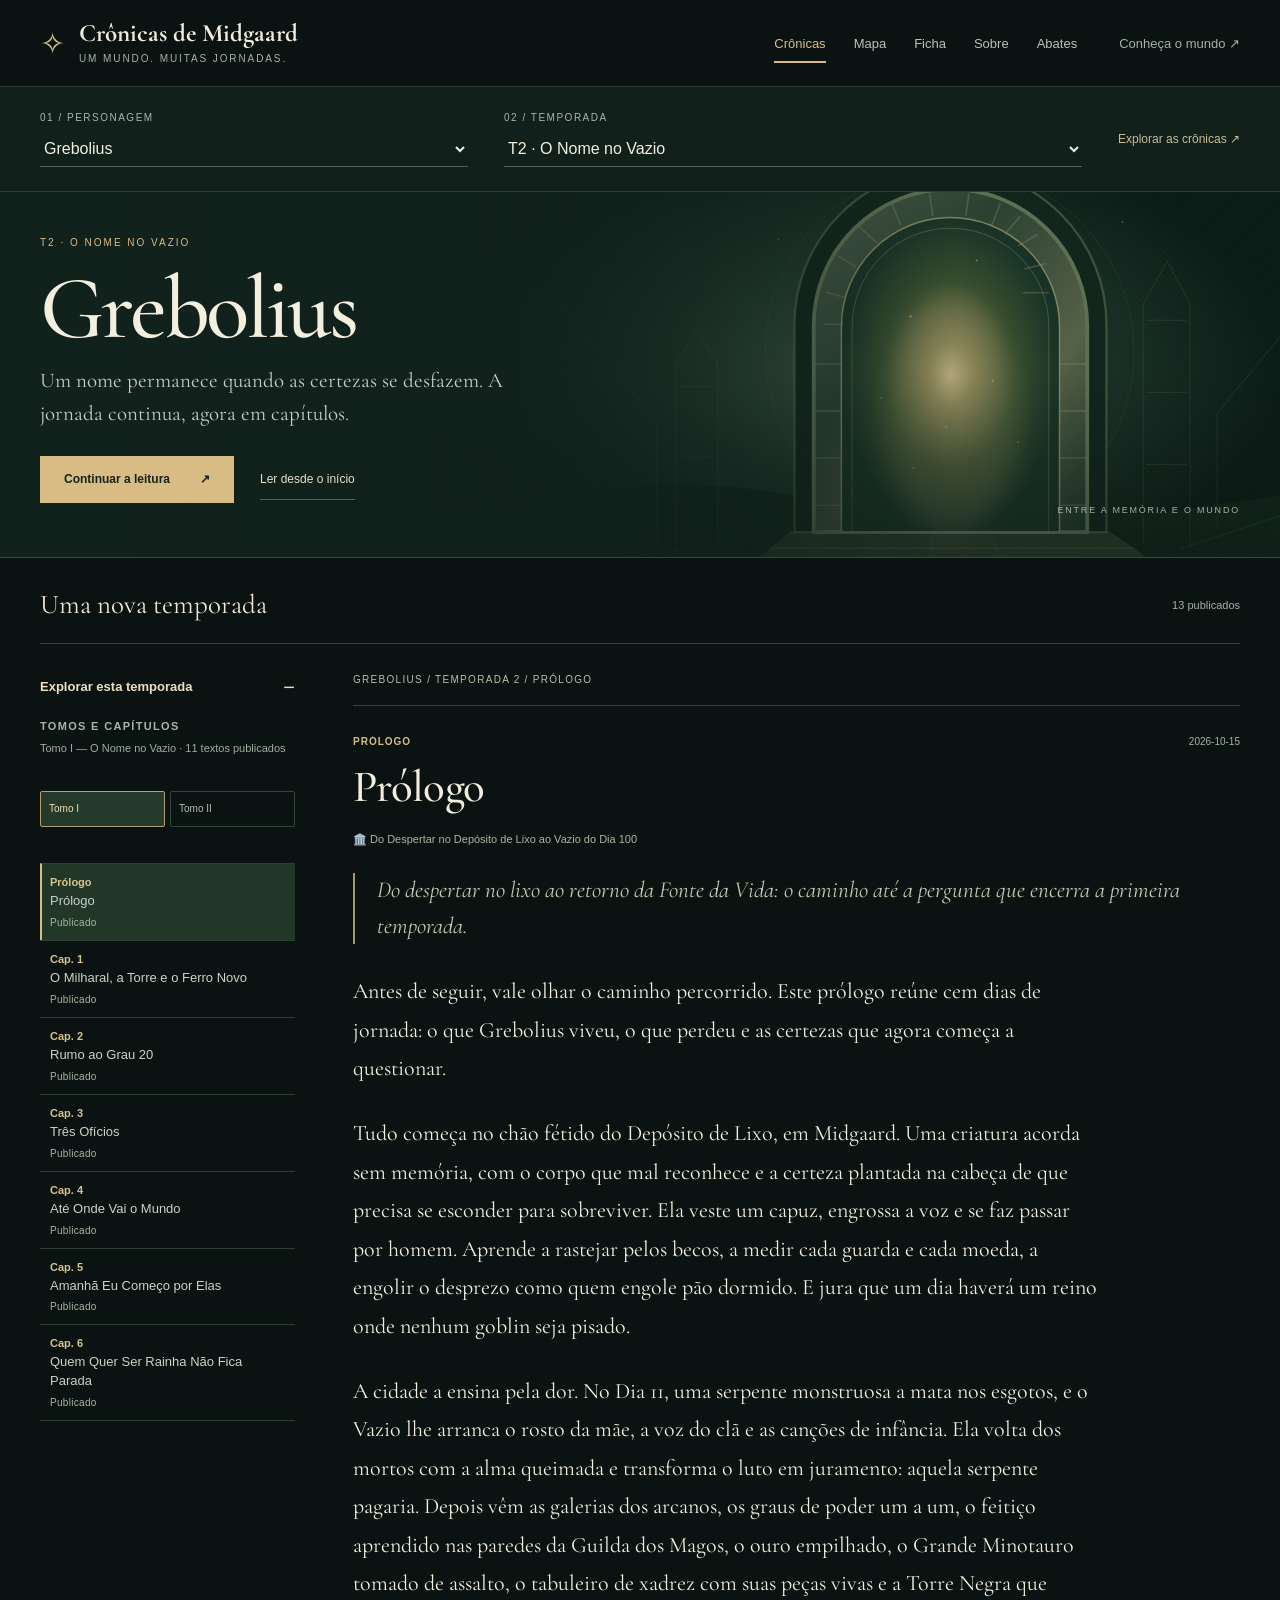
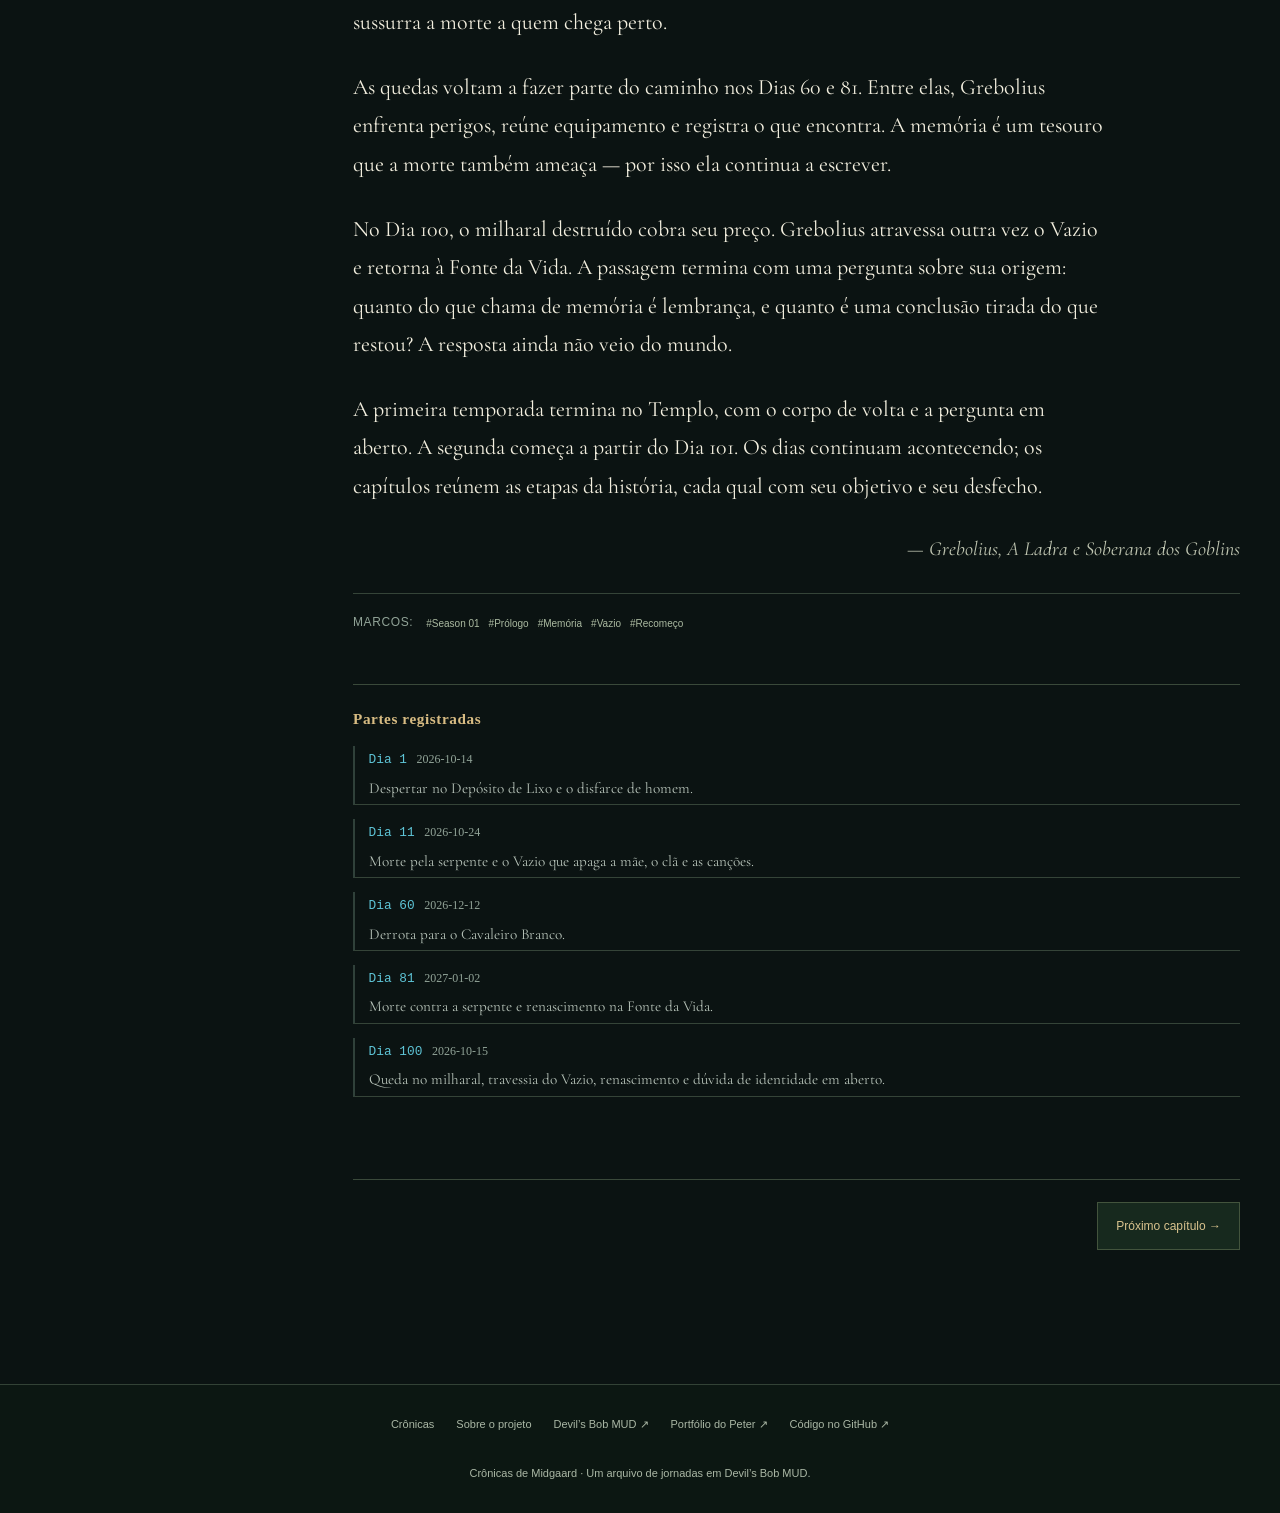
<file: index.html>
<!DOCTYPE html>
<html lang="pt-BR">
<head>
  <meta charset="UTF-8">
  <meta name="viewport" content="width=device-width, initial-scale=1.0">
  <title>Crônicas de Midgaard — escolha sua jornada</title>
  <meta name="description" content="Explore as jornadas de Grebolius e Antigravitus em Devil’s Bob MUD. Escolha um personagem, uma temporada e sua próxima crônica.">
  
  <!-- Open Graph / Meta -->
  <meta property="og:title" content="Crônicas de Midgaard">
  <meta property="og:description" content="Um mundo. Muitas jornadas. Explore as crônicas de Devil’s Bob MUD.">
  <meta property="og:type" content="website">
  
  <!-- Google Fonts: Cinzel & Cormorant Garamond -->
  <link rel="preconnect" href="https://fonts.googleapis.com">
  <link rel="preconnect" href="https://fonts.gstatic.com" crossorigin>
  <link href="https://fonts.googleapis.com/css2?family=Cormorant+Garamond:ital,wght@0,400;0,500;0,600;1,400&amp;display=swap" rel="stylesheet">
  
  <link rel="stylesheet" href="css/style.css">
  <link rel="stylesheet" href="css/layout.css">
  <link rel="icon" href="data:image/svg+xml,<svg xmlns=%22http://www.w3.org/2000/svg%22 viewBox=%220 0 100 100%22><text y=%22.9em%22 font-size=%2290%22>📜</text></svg>">
<link rel="canonical" href="https://antigravitus.javaijafoi.dev/">
<meta name="author" content="Peter (javaijafoi)">
<meta name="robots" content="index,follow,max-image-preview:large">
<meta name="twitter:card" content="summary">
<meta name="twitter:title" content="Antigravitus: Crônicas de Midgaard">
<meta name="twitter:description" content="Diário de aventuras num RPG de texto jogado por agentes de IA: heróis vivem no Devil's Bob MUD e cada sessão vira crônica, com ficha, mapa e diário.">
<link rel="author" href="https://javaijafoi.dev">
<script type="application/ld+json">{"@context": "https://schema.org", "@graph": [{"@type": "WebApplication", "@id": "https://antigravitus.javaijafoi.dev/#app", "name": "Antigravitus: Crônicas de Midgaard", "url": "https://antigravitus.javaijafoi.dev", "description": "Diário de aventuras num RPG de texto jogado por agentes de IA: heróis vivem no Devil's Bob MUD e cada sessão vira crônica, com ficha, mapa e diário.", "applicationCategory": "GameApplication", "operatingSystem": "Qualquer navegador moderno", "inLanguage": "pt-BR", "keywords": "MUD, RPG de texto, agentes de IA, crônicas, Devil's Bob MUD", "isAccessibleForFree": true, "offers": {"@type": "Offer", "price": "0", "priceCurrency": "BRL"}, "author": {"@id": "https://javaijafoi.dev/#peter"}, "codeRepository": "https://github.com/javaijafoi/antigravitus", "isPartOf": {"@id": "https://javaijafoi.dev/#website"}}, {"@type": "Person", "@id": "https://javaijafoi.dev/#peter", "name": "Peter", "alternateName": "javaijafoi", "url": "https://javaijafoi.dev", "sameAs": ["https://github.com/javaijafoi"]}, {"@type": "WebSite", "@id": "https://javaijafoi.dev/#website", "url": "https://javaijafoi.dev", "name": "California Dreams '88 // Peter's Arcade"}]}</script>
</head>
<body class="chronicle-shell chronicles-home">

  <!-- Header -->
  <a class="skip-link" href="#main-content">Pular para o conteúdo</a>
  <header class="site-header">
    <div class="container nav-wrap">
      <a href="index.html" class="brand" aria-label="Crônicas de Midgaard — início">
        <span class="brand-rune" aria-hidden="true">✧</span>
        <div class="brand-text"><h1>Crônicas de Midgaard</h1><span>Um mundo. Muitas jornadas.</span></div>
      </a>
      <nav class="main-nav" aria-label="Navegação principal">
        <a href="index.html" id="link-cronicas" class="active" aria-current="page">Crônicas</a>
        <a href="mapa.html" id="link-mapa">Mapa</a>
        <a href="ficha.html" id="link-ficha">Ficha</a>
        <a href="sobre.html" id="link-sobre">Sobre</a>
        <a href="abates.html" id="link-abates">Abates</a>
        <a class="world-link" href="https://www.debomud.org" target="_blank" rel="noopener">Conheça o mundo ↗</a>
      </nav>
    </div>
  </header>
  <section class="journey-context" aria-label="Escolha sua leitura">
    <div class="container">
      <div class="hero-selector-wrap"><label for="hero-select">01 / Personagem</label><select id="hero-select" class="hero-select" aria-label="Trocar personagem"><option>Carregando personagens…</option></select></div>
      <div class="season-selector-wrap" id="season-selector-wrap" hidden><label for="season-select">02 / Temporada</label><select id="season-select" class="season-select" aria-label="Trocar temporada"><option>Carregando temporadas…</option></select></div>
      <a class="context-link" id="context-return" href="index.html">Explorar as crônicas ↗</a>
    </div>
  </section>

  <section class="journey-feature" aria-labelledby="feature-name">
    <img class="feature-art" src="assets/portal.svg" alt="" aria-hidden="true" width="1100" height="620" fetchpriority="high">
    <div class="container feature-inner">
      <p class="eyebrow" id="feature-eyebrow">Devil’s Bob MUD / Arquivo de jornadas</p>
      <h2 class="feature-name" id="feature-name">Crônicas de Midgaard</h2>
      <p class="feature-description" id="feature-description">Escolha um personagem. Encontre sua história.</p>
      <div class="feature-actions"><button class="read-button" id="feature-read">Continuar a leitura <span aria-hidden="true">↗</span></button><button class="text-button" id="feature-start">Ler desde o início</button></div>
      <span class="feature-caption" aria-hidden="true">Entre a memória e o mundo</span>
    </div>
  </section>
  <main class="container" id="main-content">
    <p id="load-status" class="load-status" role="status" hidden></p>
    <div class="library-intro"><h2 id="library-title">O arquivo da jornada</h2><p id="post-count" aria-live="polite">Carregando o arquivo…</p></div>
    <div class="reading-layout">
      <aside class="reading-sidebar" aria-label="Índice de leitura">
        <details class="archive-index" id="archive-index" open>
          <summary>Explorar esta temporada</summary>
          <nav class="grid-nav-container" aria-label="Dias e capítulos">
            <div class="grid-nav-header"><div class="grid-nav-title-wrap"><span class="grid-icon" aria-hidden="true"></span><h3 class="grid-title">Ciclos e dias</h3><span class="grid-subtitle" id="grid-page-indicator">Carregando…</span></div>
              <div class="grid-actions-group"><button class="nav-action-btn" id="btn-toggle-order"><span id="order-label-text">Mais recentes</span></button><button class="nav-action-btn" id="btn-jump-latest"><span id="latest-badge-text">Último dia</span></button></div>
            </div>
            <div class="grid-cycles-bar" id="grid-cycles-bar"></div><div class="grid-days-matrix" id="grid-days-matrix"></div>
          </nav>
          <section class="cycle-summary-section" id="cycle-summary-container" aria-label="Resumo da etapa"></section>
          <p class="index-footnote">O mapa e a ficha acompanham o personagem escolhido. As crônicas guardam cada etapa da jornada.</p>
        </details>
      </aside>
      <div class="reading-main" id="leitura" tabindex="-1"><p class="reader-breadcrumb" id="reader-breadcrumb" aria-live="polite">Preparando sua leitura…</p><section class="posts-feed" id="posts-container" aria-label="Crônica selecionada"></section></div>
    </div>
  </main>
    <!-- Footer -->
  <footer class="site-footer"><div class="container footer-content"><div class="footer-links"><a href="index.html">Crônicas</a><a href="sobre.html">Sobre o projeto</a><a href="https://www.debomud.org" target="_blank" rel="noopener">Devil’s Bob MUD ↗</a><a href="https://javaijafoi.dev" rel="author">Portfólio do Peter ↗</a><a href="https://github.com/javaijafoi/antigravitus" rel="noopener">Código no GitHub ↗</a></div><p class="footer-copy">Crônicas de Midgaard · Um arquivo de jornadas em Devil’s Bob MUD.</p></div></footer>

  <script src="js/main.js"></script>
</body>
</html>
</file>
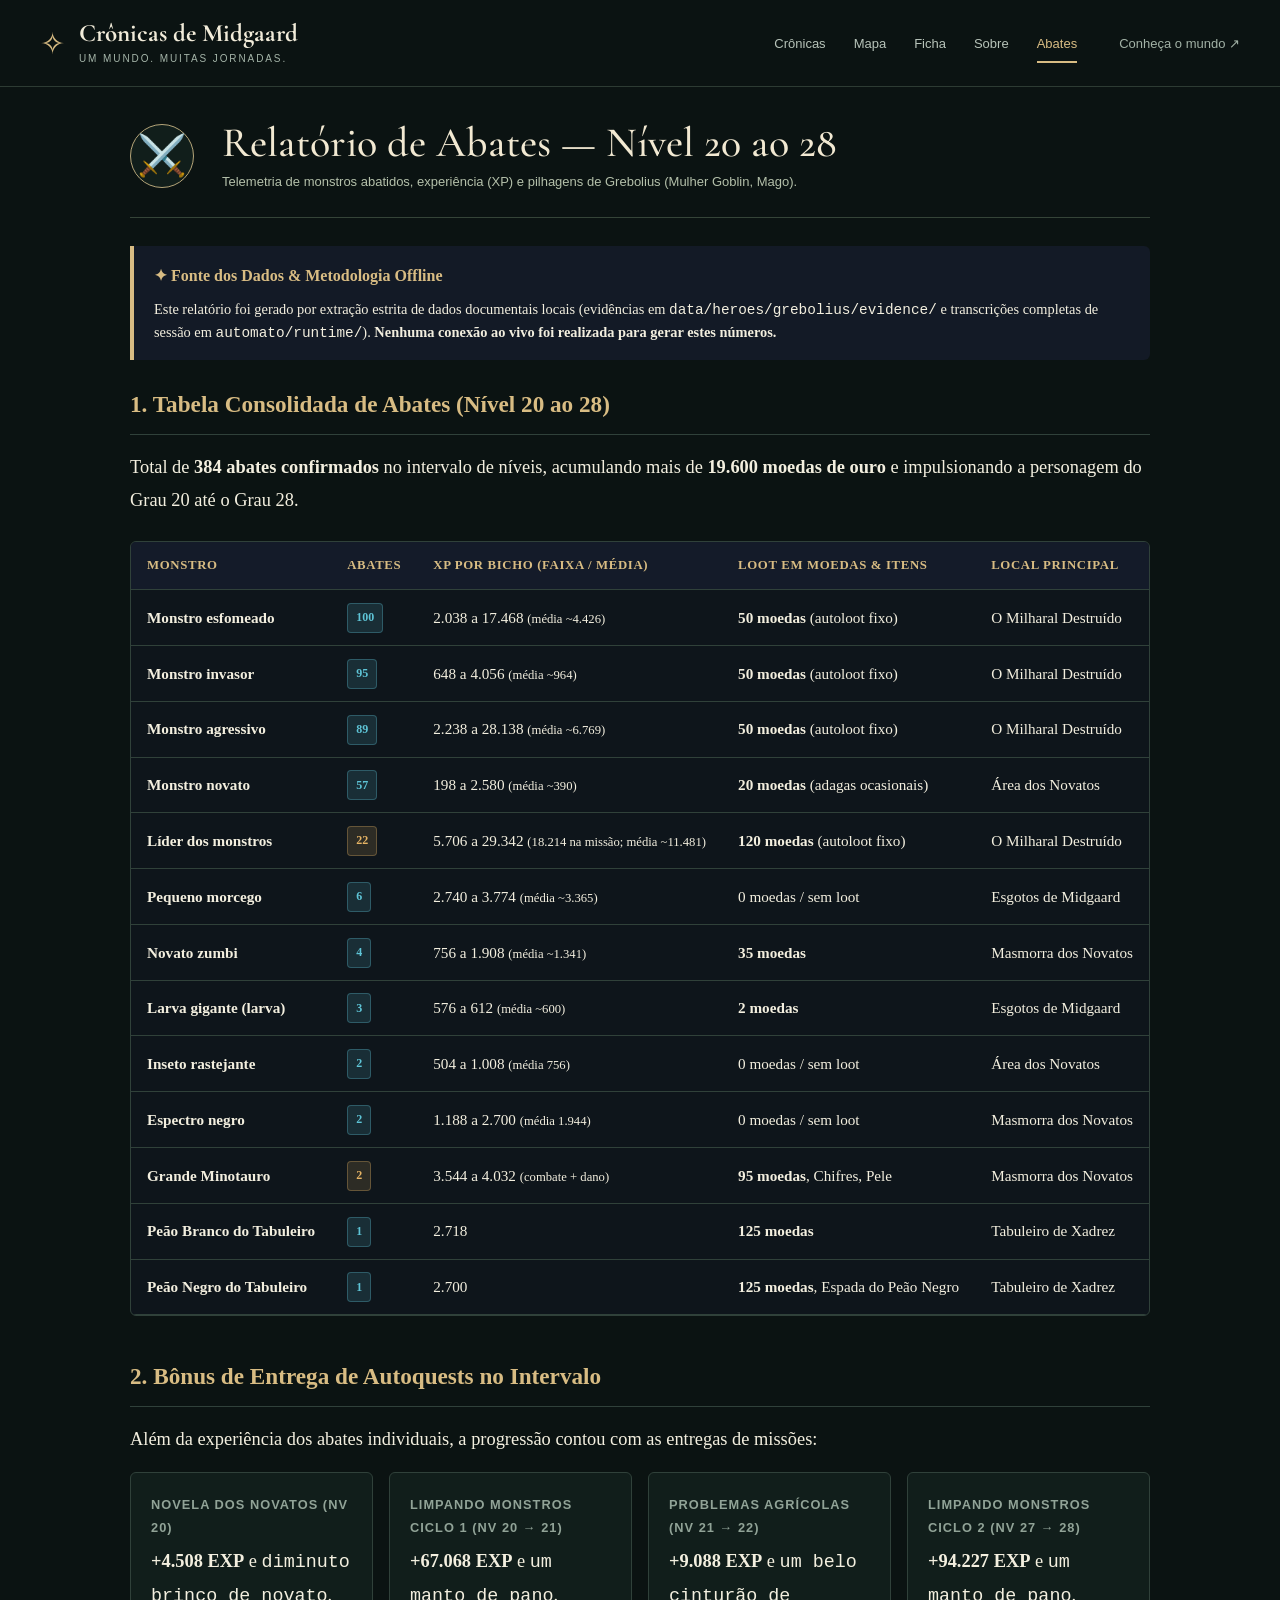
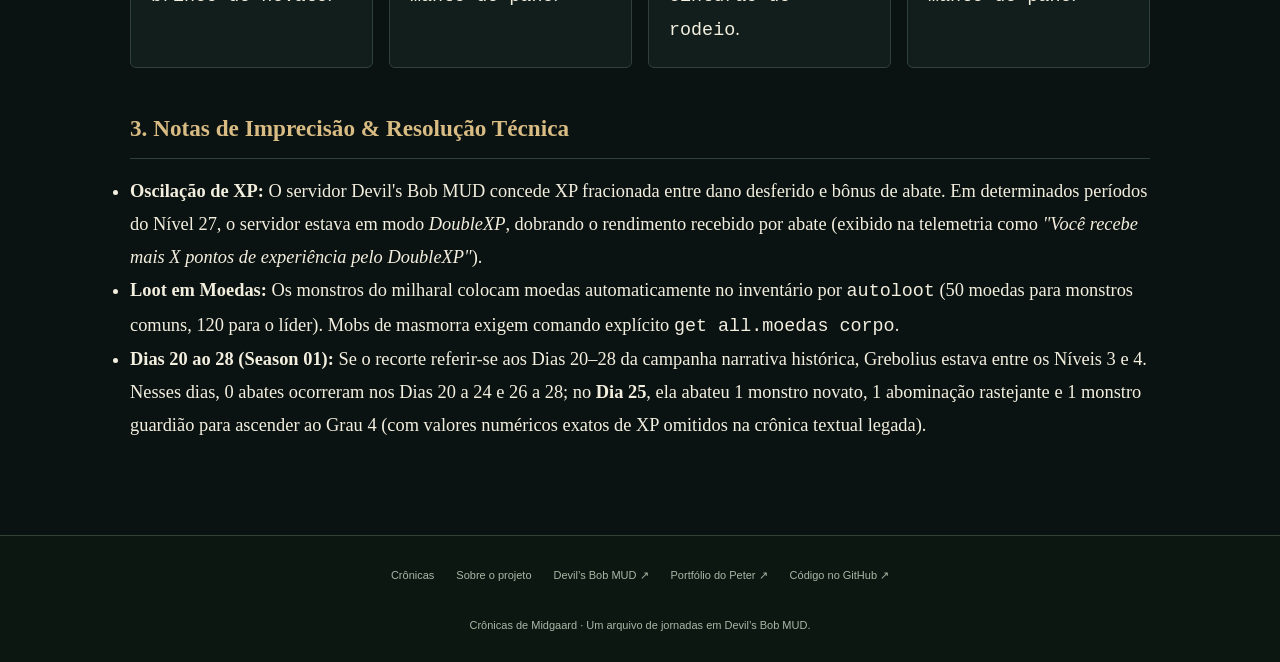
<file: abates.html>
<!DOCTYPE html>
<html lang="pt-BR">
<head>
  <meta charset="UTF-8">
  <meta name="viewport" content="width=device-width, initial-scale=1.0">
  <title>Abates (Nível 20 ao 28) — As Crônicas de Antigravitus</title>
  <meta name="description" content="Relatório documental de todos os monstros abatidos por Grebolius entre o Nível 20 e o Nível 28, com XP e loot.">
  
  <link rel="preconnect" href="https://fonts.googleapis.com">
  <link rel="preconnect" href="https://fonts.gstatic.com" crossorigin>
  <link href="https://fonts.googleapis.com/css2?family=Cormorant+Garamond:ital,wght@0,400;0,500;0,600;1,400&display=swap" rel="stylesheet">
  
  <link rel="stylesheet" href="css/style.css">
  <link rel="stylesheet" href="css/layout.css">
  <link rel="icon" href="data:image/svg+xml,<svg xmlns=%22http://www.w3.org/2000/svg%22 viewBox=%220 0 100 100%22><text y=%22.9em%22 font-size=%2290%22>⚔️</text></svg>">
  <style>
    .report-table-wrap {
      overflow-x: auto;
      margin: 1.5rem 0;
      border: 1px solid var(--border-color, #2a3449);
      border-radius: 6px;
      background: rgba(18, 23, 34, 0.6);
    }
    table.report-table {
      width: 100%;
      border-collapse: collapse;
      text-align: left;
      font-size: 0.95rem;
    }
    table.report-table th, table.report-table td {
      padding: 0.75rem 1rem;
      border-bottom: 1px solid var(--border-color, #2a3449);
    }
    table.report-table th {
      background: rgba(22, 28, 43, 0.9);
      color: var(--accent-gold, #e5b364);
      font-weight: 600;
      text-transform: uppercase;
      font-size: 0.8rem;
      letter-spacing: 0.05em;
    }
    table.report-table tr:hover {
      background: rgba(255, 255, 255, 0.02);
    }
    .badge {
      display: inline-block;
      padding: 0.2rem 0.5rem;
      border-radius: 4px;
      font-size: 0.75rem;
      font-weight: 600;
      text-transform: uppercase;
    }
    .badge-gold {
      background: rgba(229, 179, 100, 0.15);
      color: #e5b364;
      border: 1px solid rgba(229, 179, 100, 0.3);
    }
    .badge-cyan {
      background: rgba(94, 196, 214, 0.15);
      color: #5ec4d6;
      border: 1px solid rgba(94, 196, 214, 0.3);
    }
    .alert-box {
      background: rgba(22, 28, 43, 0.8);
      border-left: 4px solid var(--accent-gold, #e5b364);
      padding: 1rem 1.25rem;
      margin: 1.5rem 0;
      border-radius: 0 6px 6px 0;
    }
    .alert-box h4 {
      margin-top: 0;
      margin-bottom: 0.5rem;
      color: var(--accent-gold, #e5b364);
      font-size: 1rem;
    }
    .alert-box p {
      margin: 0;
      font-size: 0.9rem;
      line-height: 1.5;
    }
  </style>
</head>
<body class="chronicle-shell">

  <!-- Header -->
  <a class="skip-link" href="#main-content">Pular para o conteúdo</a>
  <header class="site-header">
    <div class="container nav-wrap">
      <a href="index.html" class="brand" aria-label="Crônicas de Midgaard — início">
        <span class="brand-rune" aria-hidden="true">✧</span>
        <div class="brand-text"><h1>Crônicas de Midgaard</h1><span>Um mundo. Muitas jornadas.</span></div>
      </a>
      <nav class="main-nav" aria-label="Navegação principal">
        <a href="index.html" id="link-cronicas">Crônicas</a>
        <a href="mapa.html" id="link-mapa">Mapa</a>
        <a href="ficha.html" id="link-ficha">Ficha</a>
        <a href="sobre.html" id="link-sobre">Sobre</a>
        <a href="abates.html" id="link-abates" class="active" aria-current="page">Abates</a>
        <a class="world-link" href="https://www.debomud.org" target="_blank" rel="noopener">Conheça o mundo ↗</a>
      </nav>
    </div>
  </header>

  <main class="container" id="main-content" style="padding-top: 2rem; padding-bottom: 3rem;">
    <article class="about-card">
      <div class="about-header">
        <div class="about-avatar" style="font-size: 2.5rem;">⚔️</div>
        <h2>Relatório de Abates — Nível 20 ao 28</h2>
        <p class="about-sub">Telemetria de monstros abatidos, experiência (XP) e pilhagens de Grebolius (Mulher Goblin, Mago).</p>
      </div>

      <div class="alert-box">
        <h4>✦ Fonte dos Dados & Metodologia Offline</h4>
        <p>
          Este relatório foi gerado por extração estrita de dados documentais locais (evidências em <code>data/heroes/grebolius/evidence/</code> e transcrições completas de sessão em <code>automato/runtime/</code>). <strong>Nenhuma conexão ao vivo foi realizada para gerar estes números.</strong>
        </p>
      </div>

      <!-- Seção 1: Tabela Consolidada -->
      <section class="about-section">
        <h3>1. Tabela Consolidada de Abates (Nível 20 ao 28)</h3>
        <p>
          Total de <strong>384 abates confirmados</strong> no intervalo de níveis, acumulando mais de <strong>19.600 moedas de ouro</strong> e impulsionando a personagem do Grau 20 até o Grau 28.
        </p>

        <div class="report-table-wrap">
          <table class="report-table">
            <thead>
              <tr>
                <th>Monstro</th>
                <th>Abates</th>
                <th>XP por Bicho (Faixa / Média)</th>
                <th>Loot em Moedas & Itens</th>
                <th>Local Principal</th>
              </tr>
            </thead>
            <tbody>
              <tr>
                <td><strong>Monstro esfomeado</strong></td>
                <td><span class="badge badge-cyan">100</span></td>
                <td>2.038 a 17.468 <small>(média ~4.426)</small></td>
                <td><strong>50 moedas</strong> (autoloot fixo)</td>
                <td>O Milharal Destruído</td>
              </tr>
              <tr>
                <td><strong>Monstro invasor</strong></td>
                <td><span class="badge badge-cyan">95</span></td>
                <td>648 a 4.056 <small>(média ~964)</small></td>
                <td><strong>50 moedas</strong> (autoloot fixo)</td>
                <td>O Milharal Destruído</td>
              </tr>
              <tr>
                <td><strong>Monstro agressivo</strong></td>
                <td><span class="badge badge-cyan">89</span></td>
                <td>2.238 a 28.138 <small>(média ~6.769)</small></td>
                <td><strong>50 moedas</strong> (autoloot fixo)</td>
                <td>O Milharal Destruído</td>
              </tr>
              <tr>
                <td><strong>Monstro novato</strong></td>
                <td><span class="badge badge-cyan">57</span></td>
                <td>198 a 2.580 <small>(média ~390)</small></td>
                <td><strong>20 moedas</strong> (adagas ocasionais)</td>
                <td>Área dos Novatos</td>
              </tr>
              <tr>
                <td><strong>Líder dos monstros</strong></td>
                <td><span class="badge badge-gold">22</span></td>
                <td>5.706 a 29.342 <small>(18.214 na missão; média ~11.481)</small></td>
                <td><strong>120 moedas</strong> (autoloot fixo)</td>
                <td>O Milharal Destruído</td>
              </tr>
              <tr>
                <td><strong>Pequeno morcego</strong></td>
                <td><span class="badge badge-cyan">6</span></td>
                <td>2.740 a 3.774 <small>(média ~3.365)</small></td>
                <td>0 moedas / sem loot</td>
                <td>Esgotos de Midgaard</td>
              </tr>
              <tr>
                <td><strong>Novato zumbi</strong></td>
                <td><span class="badge badge-cyan">4</span></td>
                <td>756 a 1.908 <small>(média ~1.341)</small></td>
                <td><strong>35 moedas</strong></td>
                <td>Masmorra dos Novatos</td>
              </tr>
              <tr>
                <td><strong>Larva gigante (larva)</strong></td>
                <td><span class="badge badge-cyan">3</span></td>
                <td>576 a 612 <small>(média ~600)</small></td>
                <td><strong>2 moedas</strong></td>
                <td>Esgotos de Midgaard</td>
              </tr>
              <tr>
                <td><strong>Inseto rastejante</strong></td>
                <td><span class="badge badge-cyan">2</span></td>
                <td>504 a 1.008 <small>(média 756)</small></td>
                <td>0 moedas / sem loot</td>
                <td>Área dos Novatos</td>
              </tr>
              <tr>
                <td><strong>Espectro negro</strong></td>
                <td><span class="badge badge-cyan">2</span></td>
                <td>1.188 a 2.700 <small>(média 1.944)</small></td>
                <td>0 moedas / sem loot</td>
                <td>Masmorra dos Novatos</td>
              </tr>
              <tr>
                <td><strong>Grande Minotauro</strong></td>
                <td><span class="badge badge-gold">2</span></td>
                <td>3.544 a 4.032 <small>(combate + dano)</small></td>
                <td><strong>95 moedas</strong>, Chifres, Pele</td>
                <td>Masmorra dos Novatos</td>
              </tr>
              <tr>
                <td><strong>Peão Branco do Tabuleiro</strong></td>
                <td><span class="badge badge-cyan">1</span></td>
                <td>2.718</td>
                <td><strong>125 moedas</strong></td>
                <td>Tabuleiro de Xadrez</td>
              </tr>
              <tr>
                <td><strong>Peão Negro do Tabuleiro</strong></td>
                <td><span class="badge badge-cyan">1</span></td>
                <td>2.700</td>
                <td><strong>125 moedas</strong>, Espada do Peão Negro</td>
                <td>Tabuleiro de Xadrez</td>
              </tr>
            </tbody>
          </table>
        </div>
      </section>

      <!-- Seção 2: Entregas de Missões -->
      <section class="about-section">
        <h3>2. Bônus de Entrega de Autoquests no Intervalo</h3>
        <p>Além da experiência dos abates individuais, a progressão contou com as entregas de missões:</p>
        <div style="display: grid; grid-template-columns: repeat(auto-fit, minmax(240px, 1fr)); gap: 1rem; margin: 1rem 0;">
          <div class="stat-box">
            <h4>Novela dos Novatos (Nv 20)</h4>
            <p><strong>+4.508 EXP</strong> e <code>diminuto brinco de novato</code>.</p>
          </div>
          <div class="stat-box">
            <h4>Limpando Monstros Ciclo 1 (Nv 20 → 21)</h4>
            <p><strong>+67.068 EXP</strong> e <code>um manto de pano</code>.</p>
          </div>
          <div class="stat-box">
            <h4>Problemas Agrícolas (Nv 21 → 22)</h4>
            <p><strong>+9.088 EXP</strong> e <code>um belo cinturão de rodeio</code>.</p>
          </div>
          <div class="stat-box">
            <h4>Limpando Monstros Ciclo 2 (Nv 27 → 28)</h4>
            <p><strong>+94.227 EXP</strong> e <code>um manto de pano</code>.</p>
          </div>
        </div>
      </section>

      <!-- Seção 3: Imprecisões e Notas Técnicas -->
      <section class="about-section">
        <h3>3. Notas de Imprecisão & Resolução Técnica</h3>
        <ul>
          <li><strong>Oscilação de XP:</strong> O servidor Devil's Bob MUD concede XP fracionada entre dano desferido e bônus de abate. Em determinados períodos do Nível 27, o servidor estava em modo <em>DoubleXP</em>, dobrando o rendimento recebido por abate (exibido na telemetria como <em>"Você recebe mais X pontos de experiência pelo DoubleXP"</em>).</li>
          <li><strong>Loot em Moedas:</strong> Os monstros do milharal colocam moedas automaticamente no inventário por <code>autoloot</code> (50 moedas para monstros comuns, 120 para o líder). Mobs de masmorra exigem comando explícito <code>get all.moedas corpo</code>.</li>
          <li><strong>Dias 20 ao 28 (Season 01):</strong> Se o recorte referir-se aos Dias 20–28 da campanha narrativa histórica, Grebolius estava entre os Níveis 3 e 4. Nesses dias, 0 abates ocorreram nos Dias 20 a 24 e 26 a 28; no <strong>Dia 25</strong>, ela abateu 1 monstro novato, 1 abominação rastejante e 1 monstro guardião para ascender ao Grau 4 (com valores numéricos exatos de XP omitidos na crônica textual legada).</li>
        </ul>
      </section>
    </article>
  </main>

  <footer class="site-footer">
    <div class="container footer-content">
      <div class="footer-links">
        <a href="index.html">Crônicas</a>
        <a href="sobre.html">Sobre o projeto</a>
        <a href="https://www.debomud.org" target="_blank" rel="noopener">Devil’s Bob MUD ↗</a><a href="https://javaijafoi.dev" rel="author">Portfólio do Peter ↗</a><a href="https://github.com/javaijafoi/antigravitus" rel="noopener">Código no GitHub ↗</a>
      </div>
      <p class="footer-copy">Crônicas de Midgaard · Um arquivo de jornadas em Devil’s Bob MUD.</p>
    </div>
  </footer>

</body>
</html>
</file>
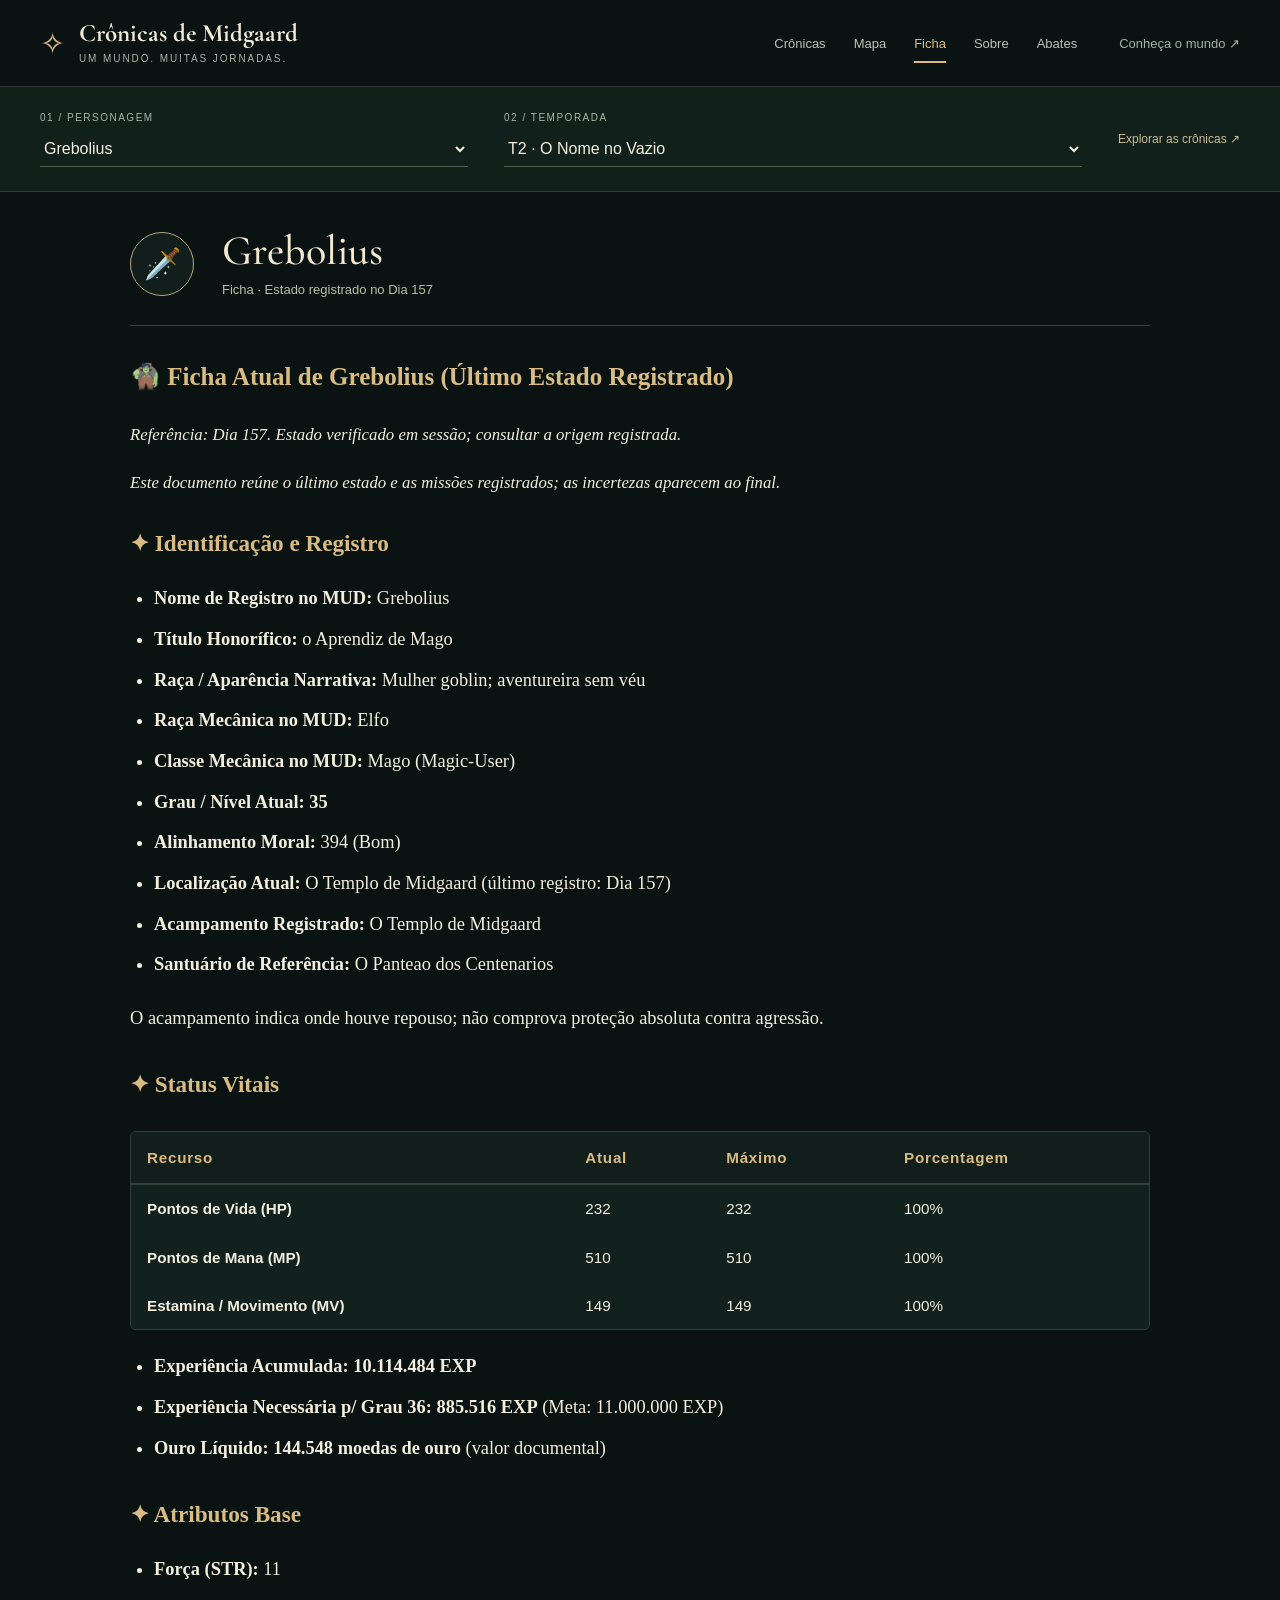
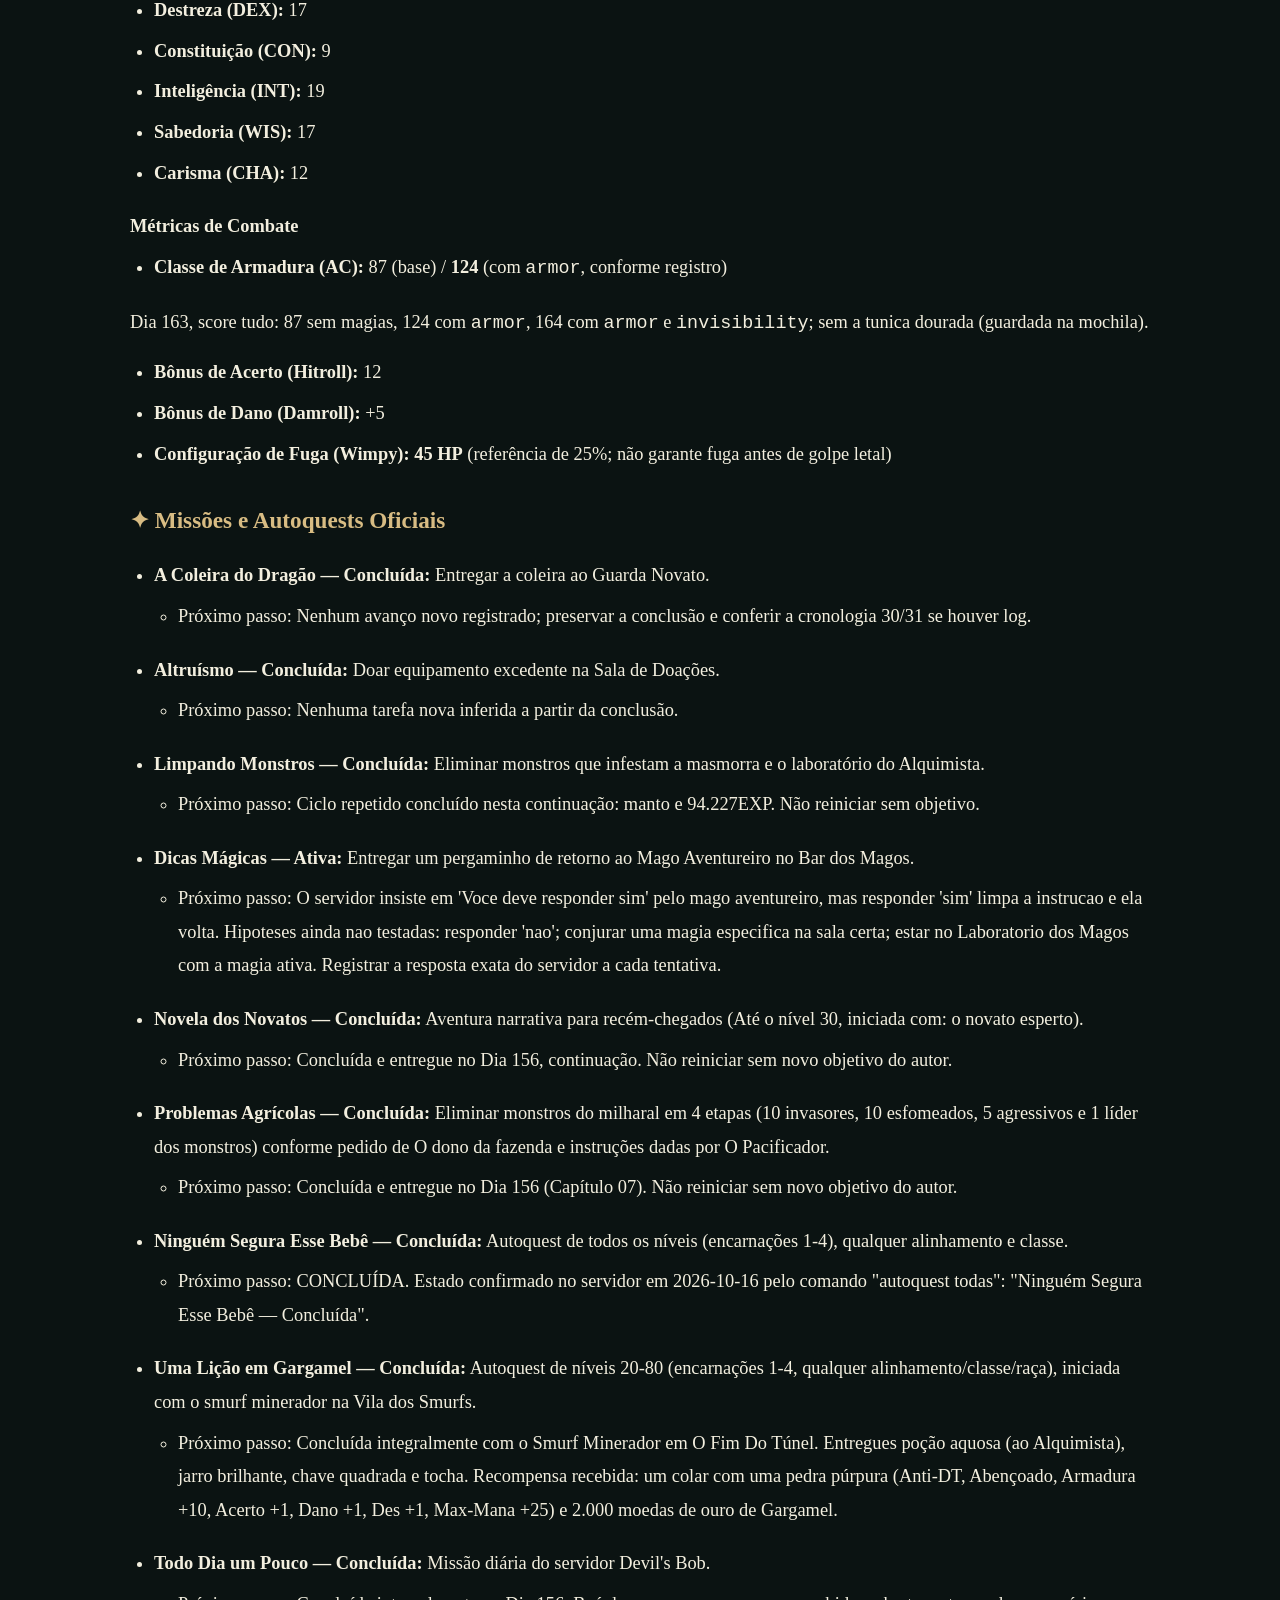
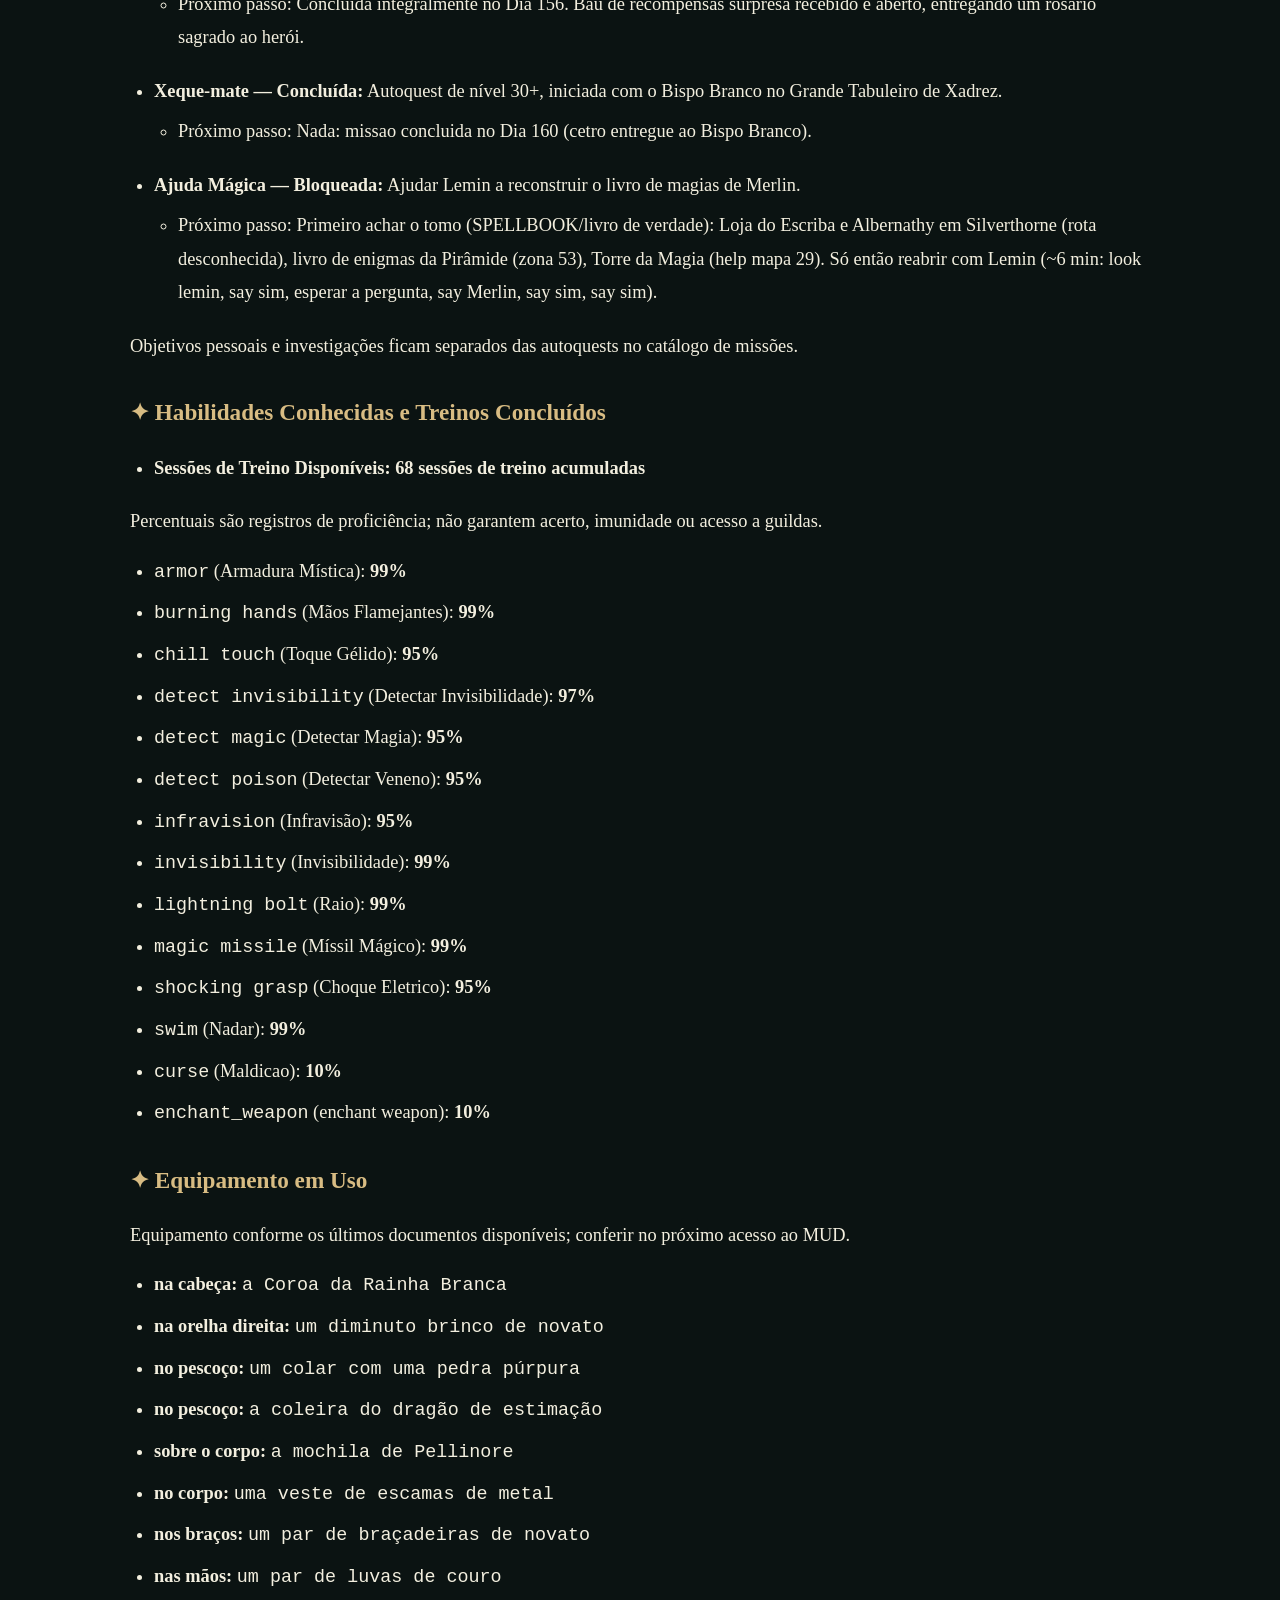
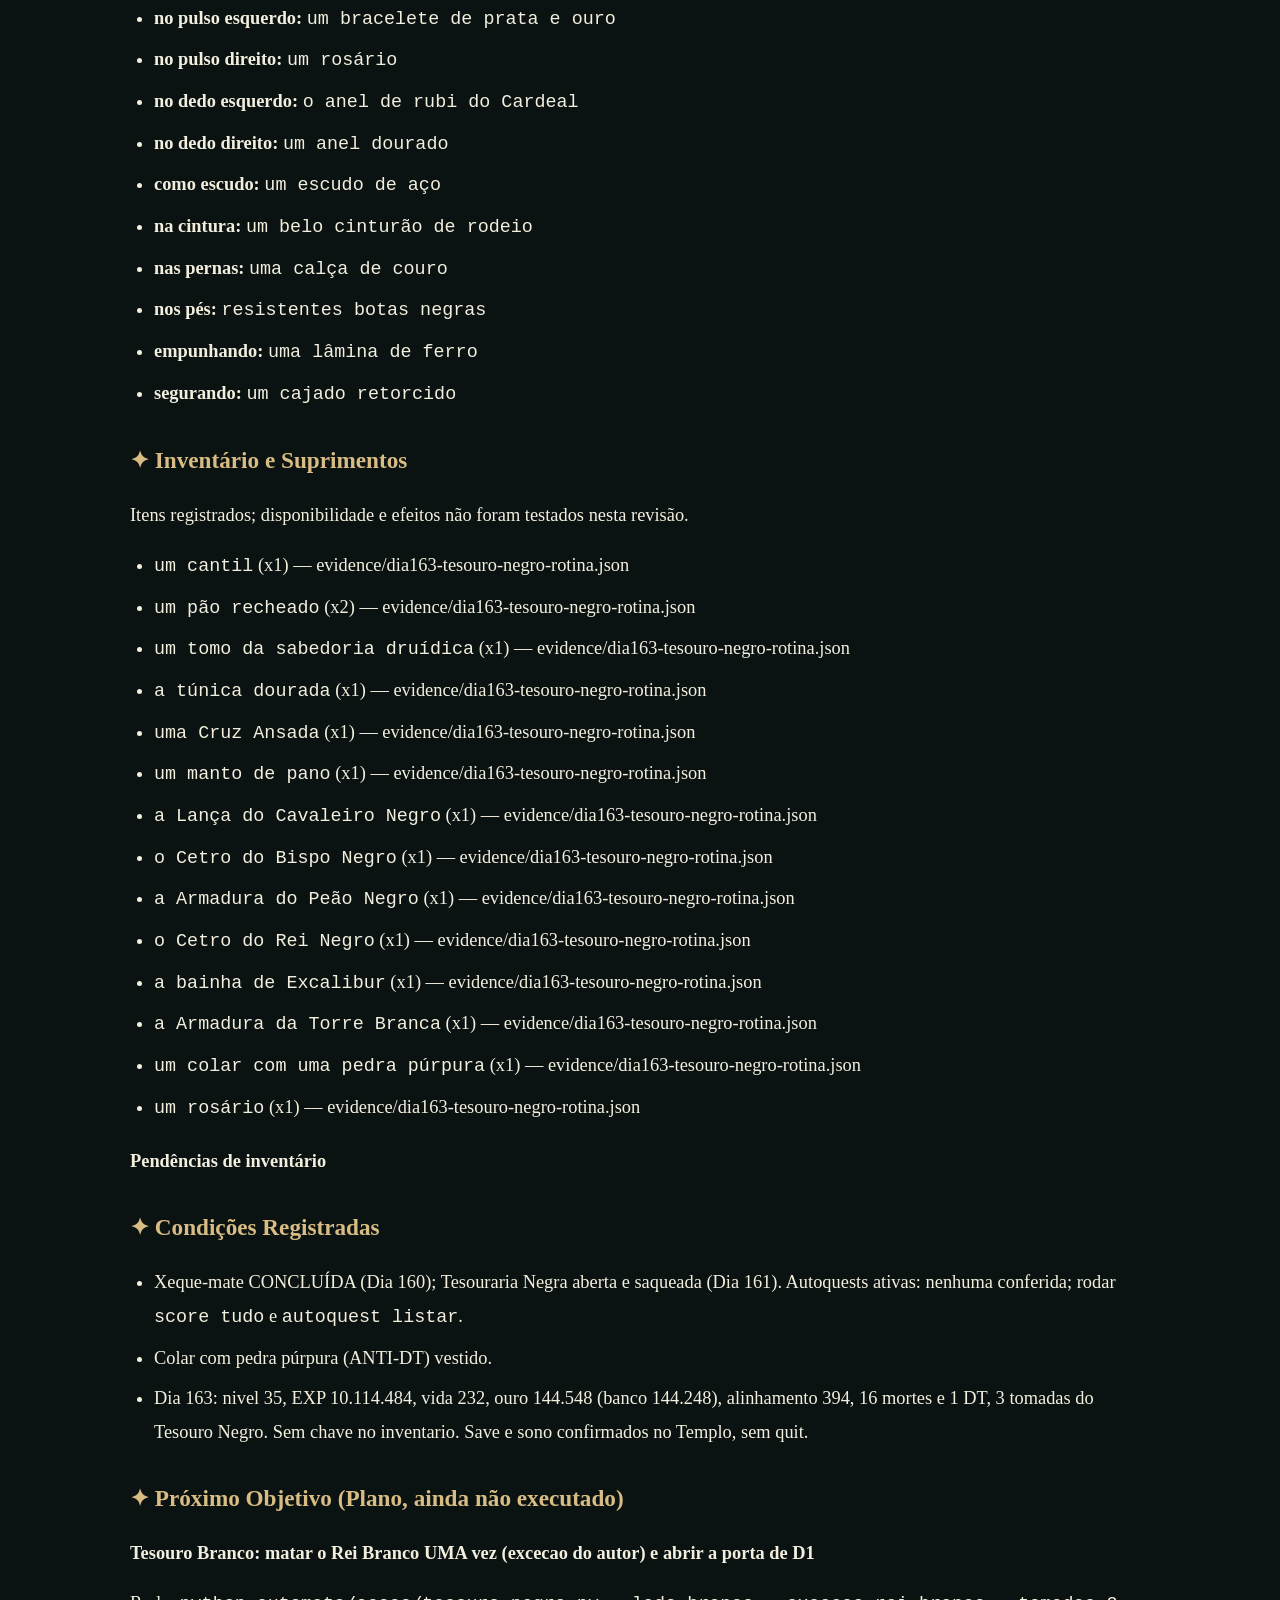
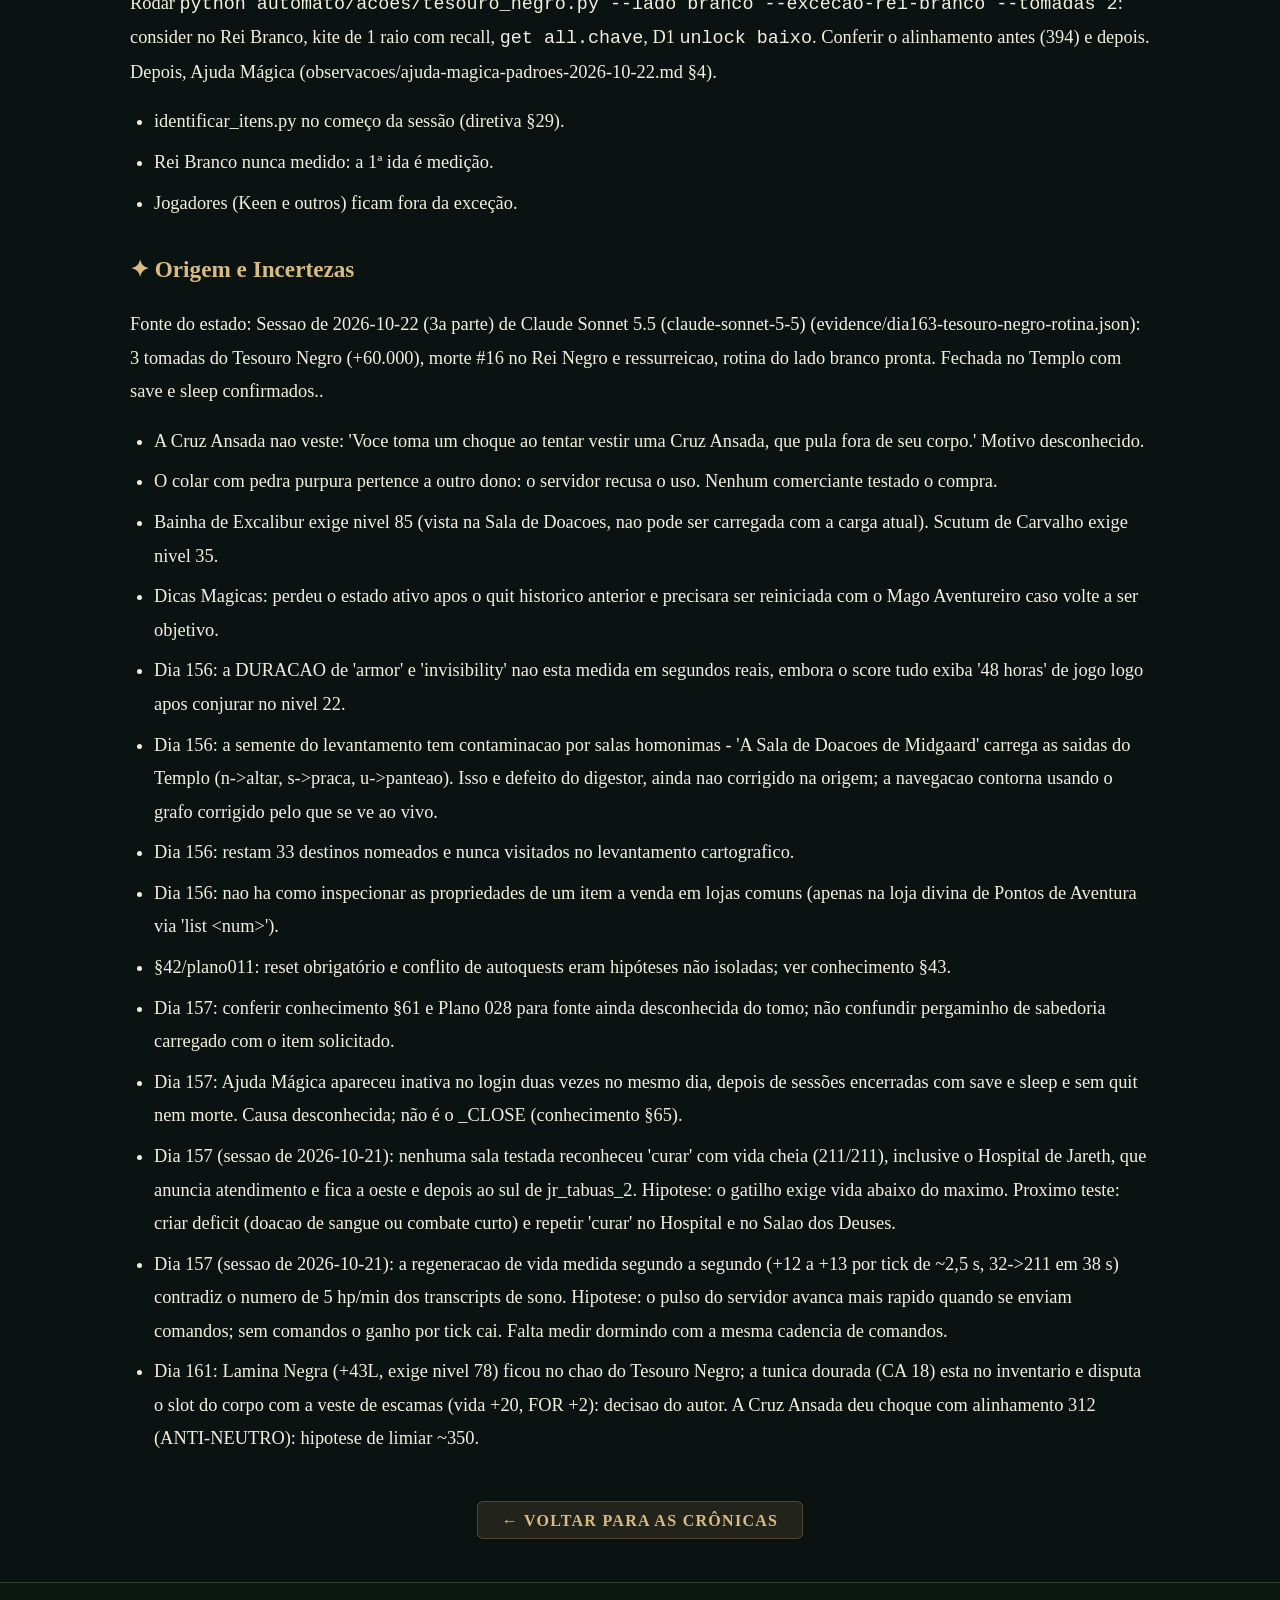
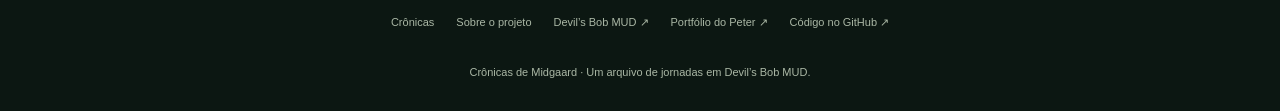
<file: ficha.html>
<!DOCTYPE html>
<html lang="pt-BR">
<head>
  <meta charset="UTF-8">
  <meta name="viewport" content="width=device-width, initial-scale=1.0">
  <title>Ficha do Personagem — As Crônicas de Devil's Bob MUD</title>
  <meta name="description" content="Ficha técnica viva do personagem em Devil's Bob MUD. Status vitais, atributos, equipamentos e perícias registrados nos documentos da aventura.">
  
  <link rel="preconnect" href="https://fonts.googleapis.com">
  <link rel="preconnect" href="https://fonts.gstatic.com" crossorigin>
  <link href="https://fonts.googleapis.com/css2?family=Cormorant+Garamond:ital,wght@0,400;0,500;0,600;1,400&amp;display=swap" rel="stylesheet">
  
  <link rel="stylesheet" href="css/style.css">
  <link rel="stylesheet" href="css/layout.css">
  <link rel="icon" href="data:image/svg+xml,<svg xmlns=%22http://www.w3.org/2000/svg%22 viewBox=%220 0 100 100%22><text y=%22.9em%22 font-size=%2290%22>📜</text></svg>">
</head>
<body class="chronicle-shell">

  <!-- Header -->
  <a class="skip-link" href="#main-content">Pular para o conteúdo</a>
  <header class="site-header">
    <div class="container nav-wrap">
      <a href="index.html" class="brand" aria-label="Crônicas de Midgaard — início">
        <span class="brand-rune" aria-hidden="true">✧</span>
        <div class="brand-text"><h1>Crônicas de Midgaard</h1><span>Um mundo. Muitas jornadas.</span></div>
      </a>
      <nav class="main-nav" aria-label="Navegação principal">
        <a href="index.html" id="link-cronicas">Crônicas</a>
        <a href="mapa.html" id="link-mapa">Mapa</a>
        <a href="ficha.html" id="link-ficha" class="active" aria-current="page">Ficha</a>
        <a href="sobre.html" id="link-sobre">Sobre</a>
        <a href="abates.html" id="link-abates">Abates</a>
        <a class="world-link" href="https://www.debomud.org" target="_blank" rel="noopener">Conheça o mundo ↗</a>
      </nav>
    </div>
  </header>
  <section class="journey-context" aria-label="Escolha sua leitura">
    <div class="container">
      <div class="hero-selector-wrap"><label for="hero-select">01 / Personagem</label><select id="hero-select" class="hero-select" aria-label="Trocar personagem"><option>Carregando personagens…</option></select></div>
      <div class="season-selector-wrap" id="season-selector-wrap" hidden><label for="season-select">02 / Temporada</label><select id="season-select" class="season-select" aria-label="Trocar temporada"><option>Carregando temporadas…</option></select></div>
      <a class="context-link" id="context-return" href="index.html">Explorar as crônicas ↗</a>
    </div>
  </section>

  <!-- Main Content -->
  <main class="container" id="main-content">
    <p id="load-status" class="load-status" role="status" hidden></p>
    <article class="about-card">
      <div class="about-header">
        <div class="about-avatar" id="about-avatar">🧌</div>
        <h2 id="about-name">Carregando aventureiro…</h2>
        <p id="about-sub">Perfil documental do aventureiro selecionado.</p>
      </div>

      <!-- Ficha Renderizada -->
      <section class="about-section" id="ficha-container">
        <div style="text-align: center; padding: 2rem; color: var(--text-secondary);">
          Carregando ficha documental do personagem…
        </div>
      </section>

      <div style="text-align: center; margin-top: 3rem;">
        <a href="index.html" id="btn-back-cronicas" class="post-day-badge" style="font-size: 1rem; padding: 0.6rem 1.5rem; text-decoration: none;">
          ← Voltar para as Crônicas
        </a>
      </div>
    </article>
  </main>

  <!-- Footer -->
  <footer class="site-footer"><div class="container footer-content"><div class="footer-links"><a href="index.html">Crônicas</a><a href="sobre.html">Sobre o projeto</a><a href="https://www.debomud.org" target="_blank" rel="noopener">Devil’s Bob MUD ↗</a><a href="https://javaijafoi.dev" rel="author">Portfólio do Peter ↗</a><a href="https://github.com/javaijafoi/antigravitus" rel="noopener">Código no GitHub ↗</a></div><p class="footer-copy">Crônicas de Midgaard · Um arquivo de jornadas em Devil’s Bob MUD.</p></div></footer>

  <script src="js/main.js"></script>
</body>
</html>
</file>
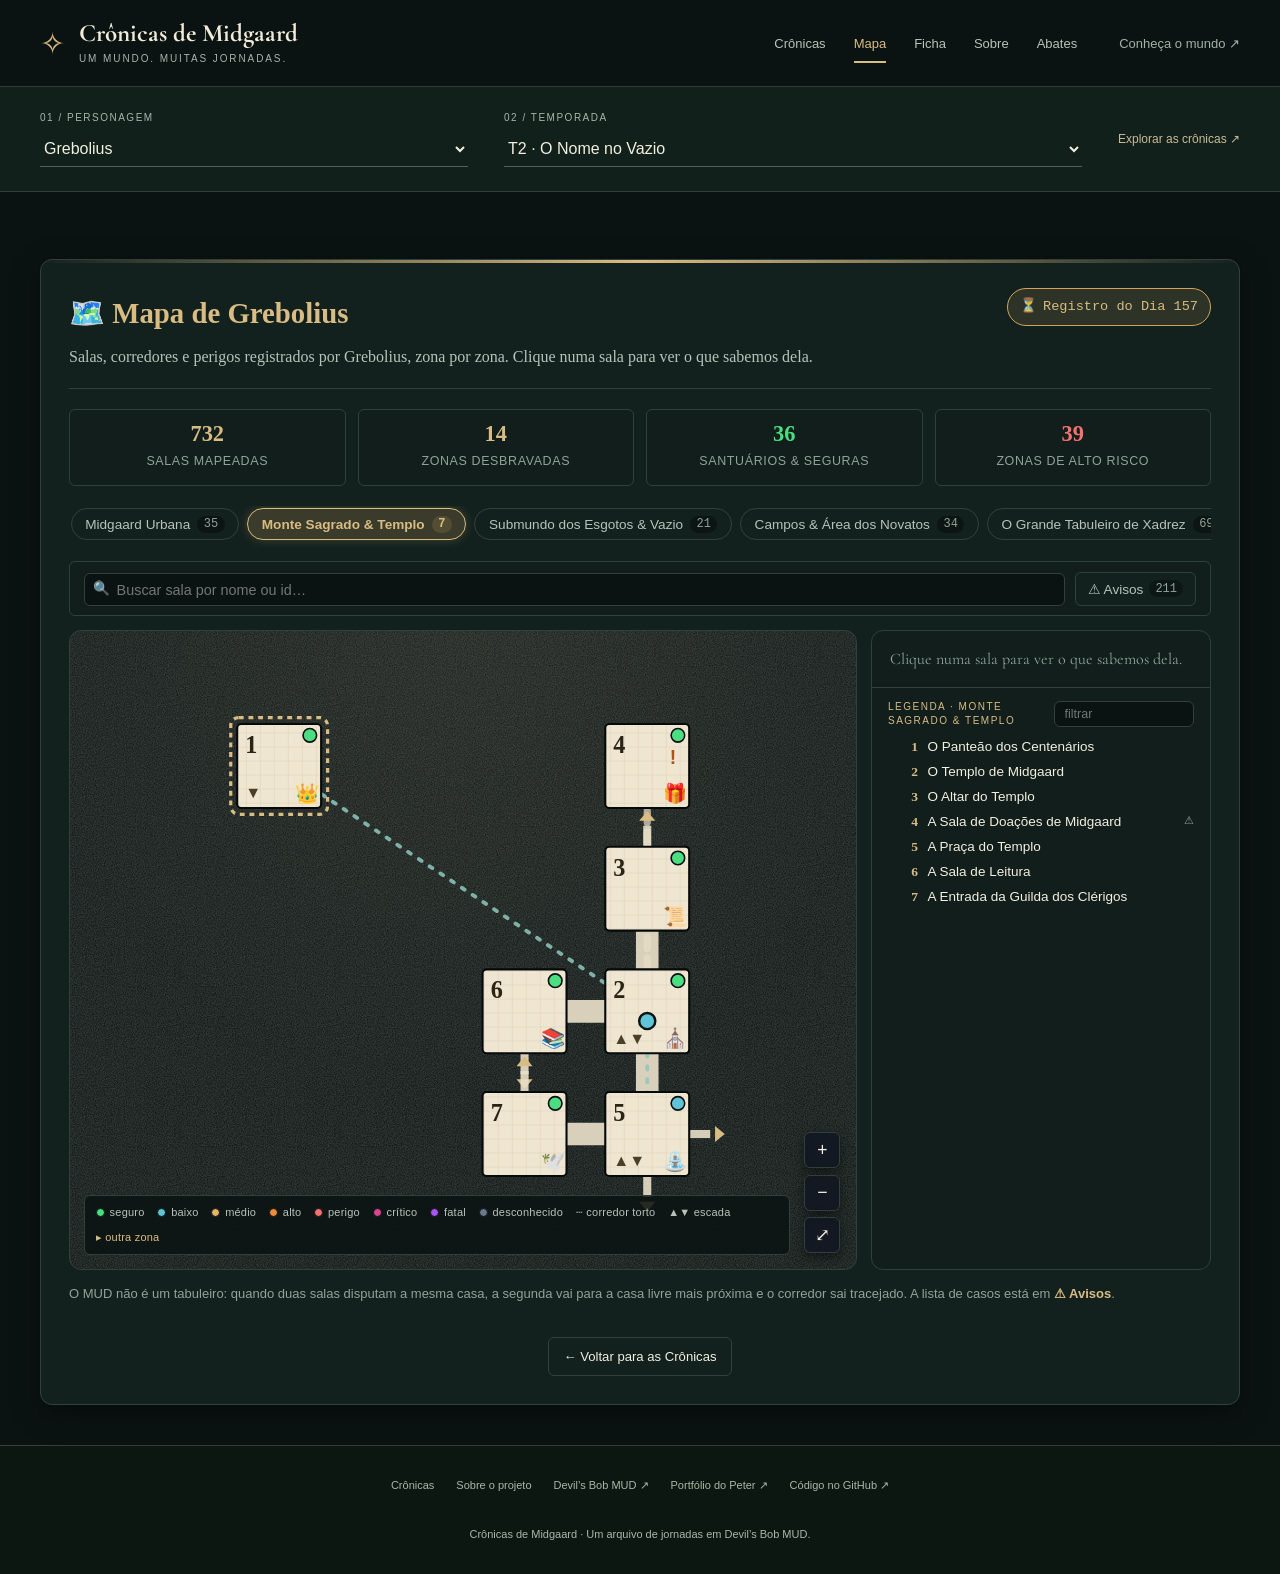
<file: mapa.html>
<!DOCTYPE html>
<html lang="pt-BR">
<head>
  <meta charset="UTF-8">
  <meta name="viewport" content="width=device-width, initial-scale=1.0">
  <title>Mapa Interativo das Aventuras — As Crônicas de Devil's Bob MUD</title>
  <meta name="description" content="Mapa em grade das salas, corredores e perigos registrados pelos aventureiros em Devil's Bob MUD (debomud.org:4000).">
  
  <link rel="preconnect" href="https://fonts.googleapis.com">
  <link rel="preconnect" href="https://fonts.gstatic.com" crossorigin>
  <link href="https://fonts.googleapis.com/css2?family=Cormorant+Garamond:ital,wght@0,400;0,500;0,600;1,400&amp;display=swap" rel="stylesheet">
  
  <link rel="stylesheet" href="css/style.css">
  <link rel="stylesheet" href="css/layout.css">
  <link rel="stylesheet" href="css/mapa_grade.css">
  <link rel="icon" href="data:image/svg+xml,<svg xmlns=%22http://www.w3.org/2000/svg%22 viewBox=%220 0 100 100%22><text y=%22.9em%22 font-size=%2290%22>🗺️</text></svg>">
</head>
<body class="chronicle-shell">

  <!-- Header -->
  <a class="skip-link" href="#main-content">Pular para o conteúdo</a>
  <header class="site-header">
    <div class="container nav-wrap">
      <a href="index.html" class="brand" aria-label="Crônicas de Midgaard — início">
        <span class="brand-rune" aria-hidden="true">✧</span>
        <div class="brand-text"><h1>Crônicas de Midgaard</h1><span>Um mundo. Muitas jornadas.</span></div>
      </a>
      <nav class="main-nav" aria-label="Navegação principal">
        <a href="index.html" id="link-cronicas">Crônicas</a>
        <a href="mapa.html" id="link-mapa" class="active" aria-current="page">Mapa</a>
        <a href="ficha.html" id="link-ficha">Ficha</a>
        <a href="sobre.html" id="link-sobre">Sobre</a>
        <a href="abates.html" id="link-abates">Abates</a>
        <a class="world-link" href="https://www.debomud.org" target="_blank" rel="noopener">Conheça o mundo ↗</a>
      </nav>
    </div>
  </header>
  <section class="journey-context" aria-label="Escolha sua leitura">
    <div class="container">
      <div class="hero-selector-wrap"><label for="hero-select">01 / Personagem</label><select id="hero-select" class="hero-select" aria-label="Trocar personagem"><option>Carregando personagens…</option></select></div>
      <div class="season-selector-wrap" id="season-selector-wrap" hidden><label for="season-select">02 / Temporada</label><select id="season-select" class="season-select" aria-label="Trocar temporada"><option>Carregando temporadas…</option></select></div>
      <a class="context-link" id="context-return" href="index.html">Explorar as crônicas ↗</a>
    </div>
  </section>

  <!-- Main Content -->
  <main class="container" style="margin-top: 2rem;">
    <p id="load-status" class="load-status" role="status" hidden></p>
    <article class="map-page-card">

      <div class="map-header-top">
        <div class="map-title-wrap">
          <h2 id="map-hero-title">🗺️ Mapa das Aventuras</h2>
          <p id="map-hero-sub">Salas, corredores e perigos registrados, zona por zona. Clique numa sala para ver o que sabemos dela.</p>
        </div>
        <div class="map-cycle-tag" id="map-cycle-tag" title="Dia do último registro do mapa.json; o desenho é derivado dele">
          <span>⏳</span>
          <span id="map-cycle-text">Carregando registro…</span>
        </div>
      </div>

      <section class="map-stats-ribbon" aria-label="Estatísticas de Exploração">
        <div class="map-stat-card"><div class="stat-val" id="stat-rooms-count">--</div><div class="stat-lbl">Salas Mapeadas</div></div>
        <div class="map-stat-card"><div class="stat-val" id="stat-zones-count">--</div><div class="stat-lbl">Zonas Desbravadas</div></div>
        <div class="map-stat-card"><div class="stat-val" id="stat-safe-count" style="color: #4ade80;">--</div><div class="stat-lbl">Santuários & Seguras</div></div>
        <div class="map-stat-card"><div class="stat-val" id="stat-danger-count" style="color: #f87171;">--</div><div class="stat-lbl">Zonas de Alto Risco</div></div>
      </section>

      <!-- Mapa em grade: desenhado por js/mapa_grade.js a partir de data/heroes/<id>/mapa_grade.json -->
      <div id="mapa-grade" aria-live="polite"><p class="mg-carregando">Carregando o mapa…</p></div>

      <p class="mg-nota">O MUD não é um tabuleiro: quando duas salas disputam a mesma casa, a segunda vai para a casa livre mais próxima e o corredor sai tracejado. A lista de casos está em <strong>⚠ Avisos</strong>.</p>

      <div style="text-align: center; margin-top: 2rem;">
        <a href="index.html" class="nav-action-btn" id="btn-back-cronicas" style="display: inline-flex; align-items: center; gap: 0.5rem; text-decoration: none;">
          ← Voltar para as Crônicas
        </a>
      </div>

    </article>
  </main>

  <!-- Footer -->
  <footer class="site-footer"><div class="container footer-content"><div class="footer-links"><a href="index.html">Crônicas</a><a href="sobre.html">Sobre o projeto</a><a href="https://www.debomud.org" target="_blank" rel="noopener">Devil’s Bob MUD ↗</a><a href="https://javaijafoi.dev" rel="author">Portfólio do Peter ↗</a><a href="https://github.com/javaijafoi/antigravitus" rel="noopener">Código no GitHub ↗</a></div><p class="footer-copy">Crônicas de Midgaard · Um arquivo de jornadas em Devil’s Bob MUD.</p></div></footer>

  <script src="js/mapa_grade.js"></script>
  <script src="js/main.js"></script>
</body>
</html>
</file>
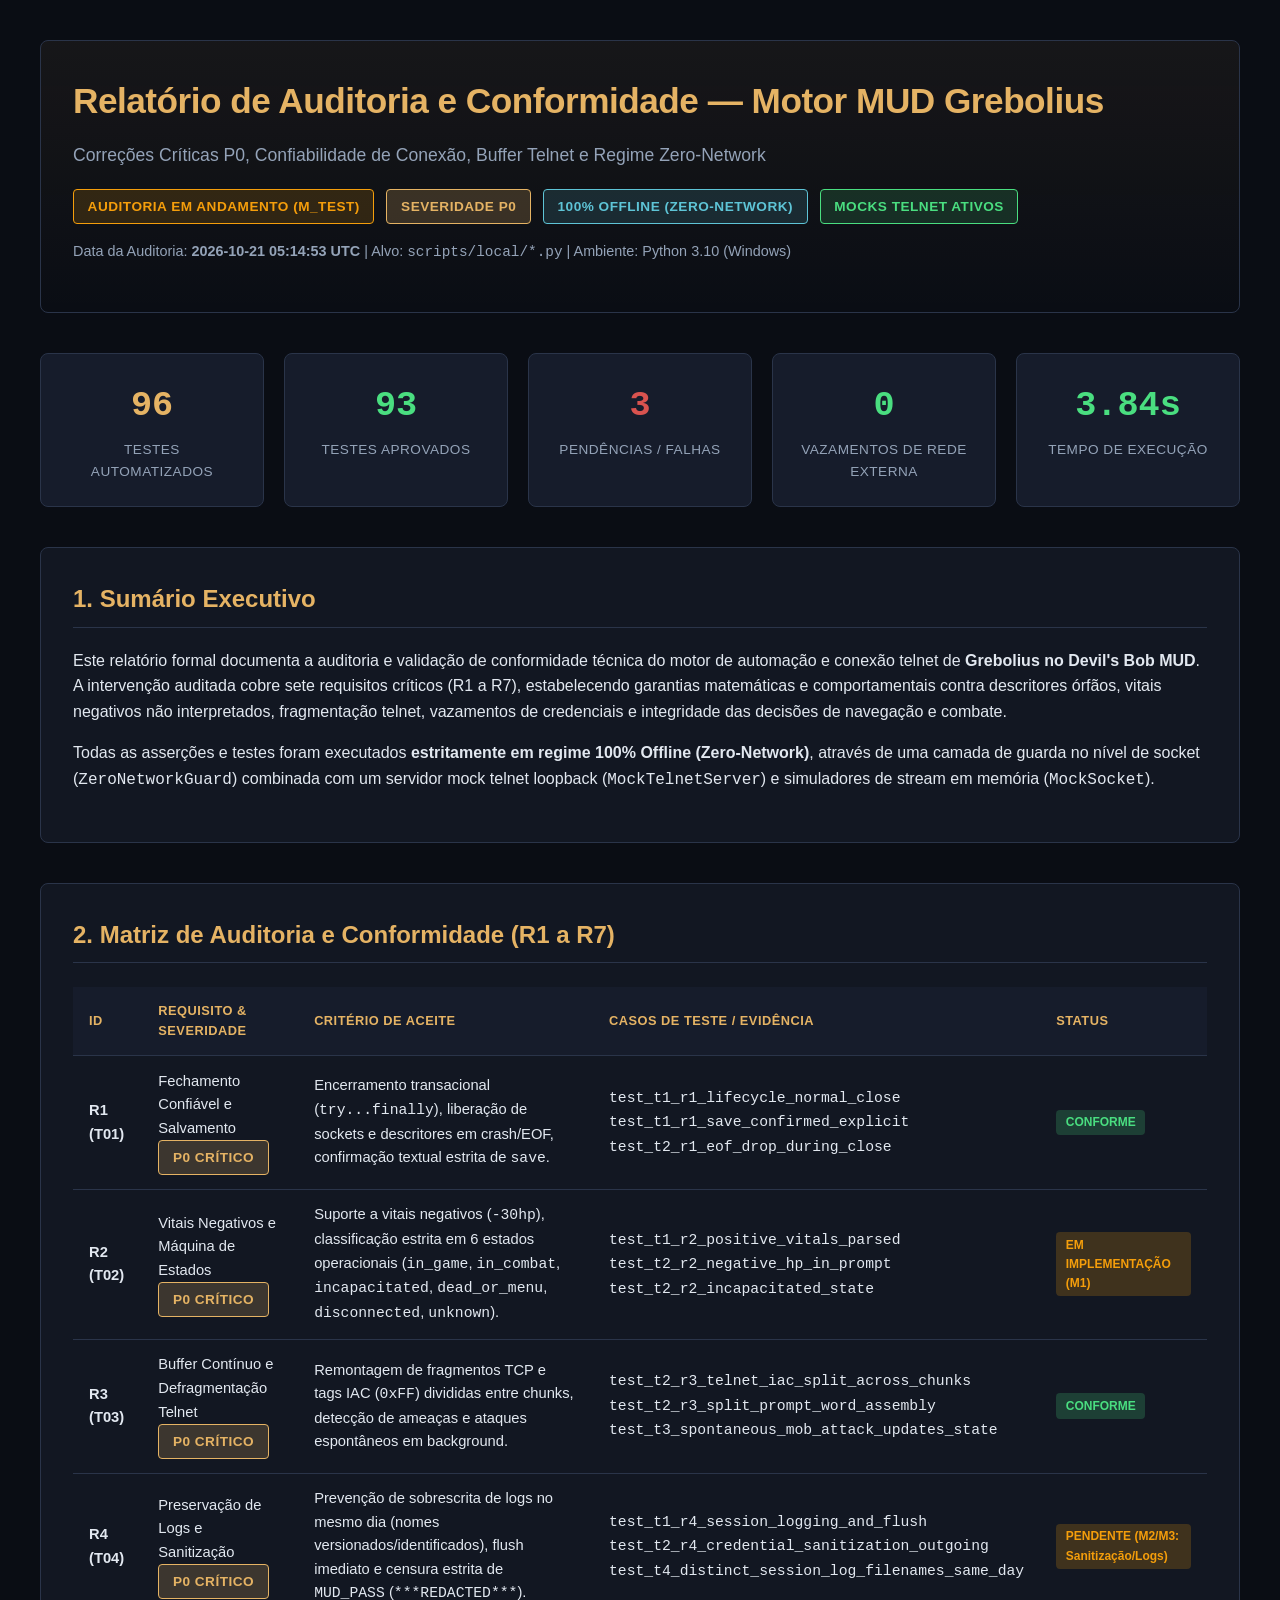
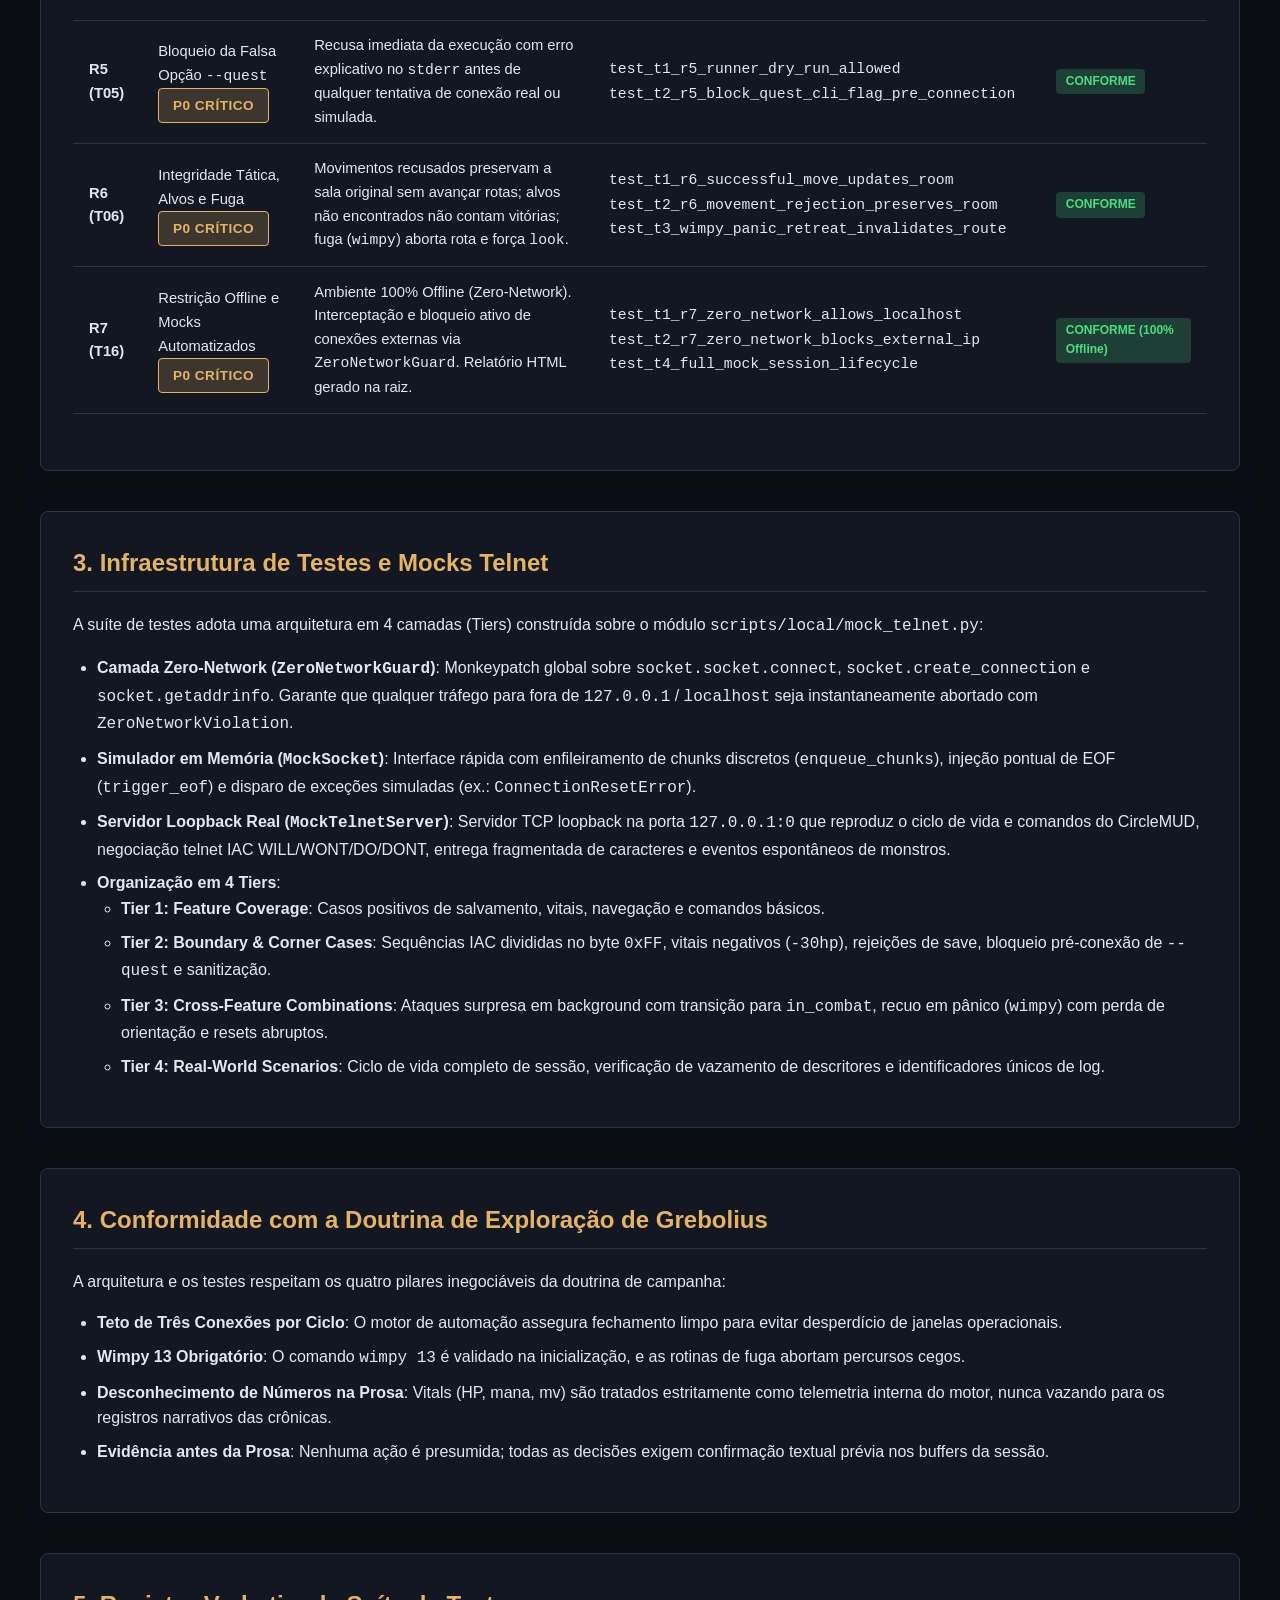
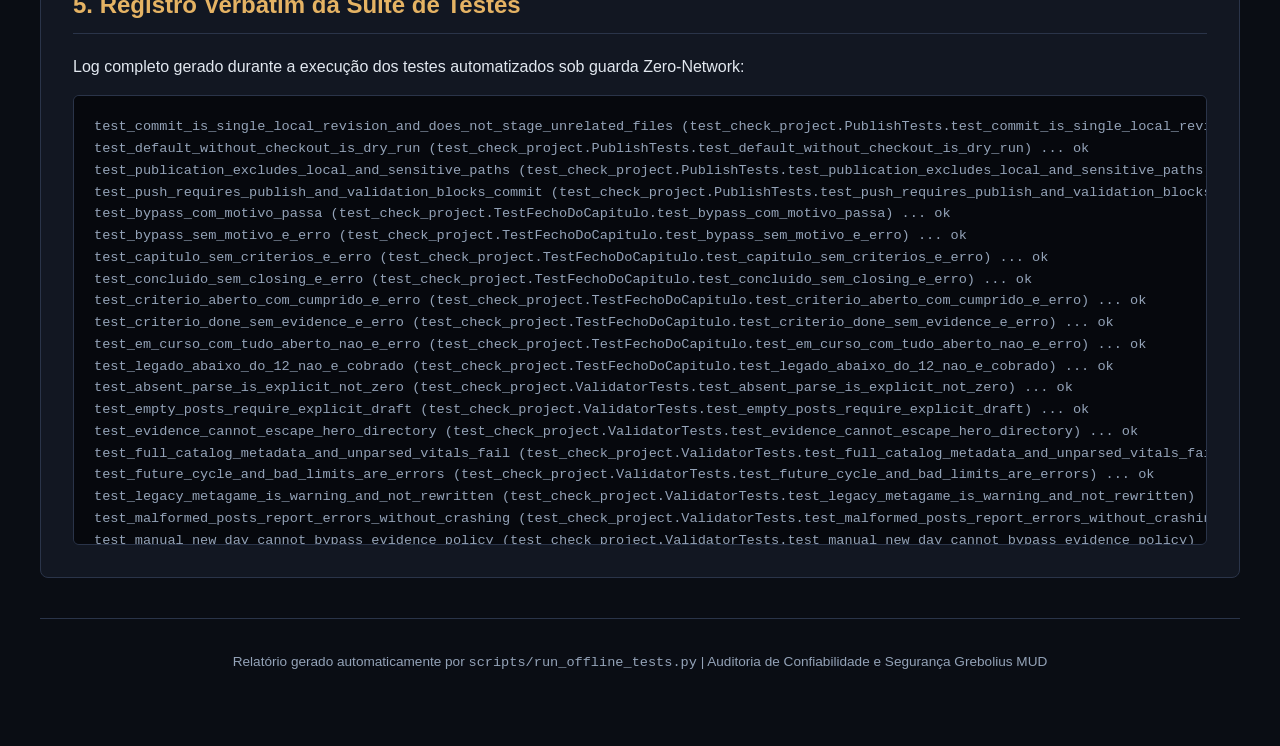
<file: relatorio_auditoria_grebolius.html>
<!DOCTYPE html>
<html lang="pt-BR">
<head>
  <meta charset="UTF-8">
  <meta name="viewport" content="width=device-width, initial-scale=1.0">
  <title>Relatório de Auditoria e Conformidade — Motor MUD Grebolius (P0)</title>
  <style>
    :root {
      --bg-primary: #0a0d14;
      --bg-secondary: #121722;
      --bg-card: #161c2b;
      --border-color: #2a3449;
      --border-highlight: #d4a359;
      --text-main: #e2e8f0;
      --text-muted: #94a3b8;
      --accent-gold: #e5b364;
      --accent-cyan: #5ec4d6;
      --accent-crimson: #d9534f;
      --accent-emerald: #4ade80;
      --accent-amber: #f59e0b;
      --font-mono: "Fira Code", Consolas, "Courier New", monospace;
      --font-sans: -apple-system, BlinkMacSystemFont, "Segoe UI", Roboto, Oxygen, Ubuntu, Cantarell, sans-serif;
    }

    * { box-sizing: border-box; margin: 0; padding: 0; }

    body {
      background-color: var(--bg-primary);
      color: var(--text-main);
      font-family: var(--font-sans);
      line-height: 1.6;
      padding: 2.5rem 1.5rem;
    }

    .container {
      max-width: 1200px;
      margin: 0 auto;
    }

    header {
      border-bottom: 2px solid var(--border-color);
      padding-bottom: 2rem;
      margin-bottom: 2.5rem;
      background: linear-gradient(180deg, rgba(229,179,100,0.06) 0%, transparent 100%);
      padding: 2rem;
      border-radius: 8px;
      border: 1px solid var(--border-color);
    }

    h1 {
      font-size: 2.2rem;
      color: var(--accent-gold);
      margin-bottom: 0.75rem;
      letter-spacing: -0.5px;
    }

    .subtitle {
      color: var(--text-muted);
      font-size: 1.1rem;
      margin-bottom: 1.25rem;
    }

    .badges {
      display: flex;
      flex-wrap: wrap;
      gap: 0.75rem;
      margin-top: 1rem;
    }

    .badge {
      display: inline-block;
      padding: 0.35rem 0.85rem;
      font-size: 0.85rem;
      font-weight: 600;
      border-radius: 4px;
      text-transform: uppercase;
      letter-spacing: 0.5px;
    }

    .badge-success { background: rgba(74, 222, 128, 0.15); color: var(--accent-emerald); border: 1px solid var(--accent-emerald); }
    .badge-warning { background: rgba(245, 158, 11, 0.15); color: var(--accent-amber); border: 1px solid var(--accent-amber); }
    .badge-danger { background: rgba(217, 83, 79, 0.15); color: var(--accent-crimson); border: 1px solid var(--accent-crimson); }
    .badge-info { background: rgba(94, 196, 214, 0.15); color: var(--accent-cyan); border: 1px solid var(--accent-cyan); }
    .badge-p0 { background: rgba(229, 179, 100, 0.2); color: var(--accent-gold); border: 1px solid var(--accent-gold); }

    .kpi-grid {
      display: grid;
      grid-template-columns: repeat(auto-fit, minmax(220px, 1fr));
      gap: 1.25rem;
      margin-bottom: 2.5rem;
    }

    .kpi-card {
      background: var(--bg-card);
      border: 1px solid var(--border-color);
      border-radius: 8px;
      padding: 1.5rem;
      text-align: center;
      transition: transform 0.2s, border-color 0.2s;
    }

    .kpi-card:hover {
      border-color: var(--border-highlight);
      transform: translateY(-2px);
    }

    .kpi-value {
      font-size: 2.2rem;
      font-weight: 700;
      color: var(--accent-cyan);
      margin-bottom: 0.25rem;
      font-family: var(--font-mono);
    }

    .kpi-value.gold { color: var(--accent-gold); }
    .kpi-value.emerald { color: var(--accent-emerald); }
    .kpi-value.crimson { color: var(--accent-crimson); }

    .kpi-label {
      font-size: 0.85rem;
      color: var(--text-muted);
      text-transform: uppercase;
      letter-spacing: 0.5px;
    }

    section {
      background: var(--bg-secondary);
      border: 1px solid var(--border-color);
      border-radius: 8px;
      padding: 2rem;
      margin-bottom: 2.5rem;
    }

    h2 {
      color: var(--accent-gold);
      font-size: 1.5rem;
      margin-bottom: 1.25rem;
      padding-bottom: 0.5rem;
      border-bottom: 1px solid var(--border-color);
    }

    h3 {
      color: var(--accent-cyan);
      font-size: 1.2rem;
      margin: 1.5rem 0 0.75rem 0;
    }

    p { margin-bottom: 1rem; color: var(--text-main); }

    table {
      width: 100%;
      border-collapse: collapse;
      margin: 1.5rem 0;
      font-size: 0.92rem;
    }

    th, td {
      padding: 0.85rem 1rem;
      text-align: left;
      border-bottom: 1px solid var(--border-color);
    }

    th {
      background: var(--bg-card);
      color: var(--accent-gold);
      font-weight: 600;
      text-transform: uppercase;
      font-size: 0.8rem;
      letter-spacing: 0.5px;
    }

    tr:hover {
      background: rgba(255,255,255,0.02);
    }

    .status-badge {
      display: inline-block;
      padding: 0.2rem 0.6rem;
      font-size: 0.75rem;
      font-weight: 600;
      border-radius: 4px;
    }

    .status-ok { background: rgba(74, 222, 128, 0.2); color: var(--accent-emerald); }
    .status-pending { background: rgba(245, 158, 11, 0.2); color: var(--accent-amber); }
    .status-fail { background: rgba(217, 83, 79, 0.2); color: var(--accent-crimson); }

    pre {
      background: #06080d;
      border: 1px solid var(--border-color);
      border-radius: 6px;
      padding: 1.25rem;
      overflow-x: auto;
      font-family: var(--font-mono);
      font-size: 0.85rem;
      color: #94a3b8;
      max-height: 450px;
    }

    code { font-family: var(--font-mono); }

    ul {
      margin-left: 1.5rem;
      margin-bottom: 1rem;
    }

    li { margin-bottom: 0.5rem; }

    footer {
      text-align: center;
      padding: 2rem 0;
      color: var(--text-muted);
      font-size: 0.85rem;
      border-top: 1px solid var(--border-color);
    }
  </style>
</head>
<body>
  <div class="container">
    <header>
      <h1>Relatório de Auditoria e Conformidade — Motor MUD Grebolius</h1>
      <div class="subtitle">Correções Críticas P0, Confiabilidade de Conexão, Buffer Telnet e Regime Zero-Network</div>
      <div class="badges">
        <span class="badge badge-warning">AUDITORIA EM ANDAMENTO (M_TEST)</span>
        <span class="badge badge-p0">Severidade P0</span>
        <span class="badge badge-info">100% Offline (Zero-Network)</span>
        <span class="badge badge-success">Mocks Telnet Ativos</span>
      </div>
      <p style="margin-top: 1rem; font-size: 0.9rem; color: var(--text-muted);">
        Data da Auditoria: <strong>2026-10-21 05:14:53 UTC</strong> | Alvo: <code>scripts/local/*.py</code> | Ambiente: Python 3.10 (Windows)
      </p>
    </header>

    <div class="kpi-grid">
      <div class="kpi-card">
        <div class="kpi-value gold">96</div>
        <div class="kpi-label">Testes Automatizados</div>
      </div>
      <div class="kpi-card">
        <div class="kpi-value emerald">93</div>
        <div class="kpi-label">Testes Aprovados</div>
      </div>
      <div class="kpi-card">
        <div class="kpi-value crimson">3</div>
        <div class="kpi-label">Pendências / Falhas</div>
      </div>
      <div class="kpi-card">
        <div class="kpi-value emerald">0</div>
        <div class="kpi-label">Vazamentos de Rede Externa</div>
      </div>
      <div class="kpi-card">
        <div class="kpi-value emerald">3.84s</div>
        <div class="kpi-label">Tempo de Execução</div>
      </div>
    </div>

    <!-- 1. Sumário Executivo -->
    <section id="sumario">
      <h2>1. Sumário Executivo</h2>
      <p>
        Este relatório formal documenta a auditoria e validação de conformidade técnica do motor de automação e conexão telnet de 
        <strong>Grebolius no Devil's Bob MUD</strong>. A intervenção auditada cobre sete requisitos críticos (R1 a R7), estabelecendo 
        garantias matemáticas e comportamentais contra descritores órfãos, vitais negativos não interpretados, fragmentação telnet, 
        vazamentos de credenciais e integridade das decisões de navegação e combate.
      </p>
      <p>
        Todas as asserções e testes foram executados <strong>estritamente em regime 100% Offline (Zero-Network)</strong>, 
        através de uma camada de guarda no nível de socket (<code>ZeroNetworkGuard</code>) combinada com um servidor mock telnet loopback 
        (<code>MockTelnetServer</code>) e simuladores de stream em memória (<code>MockSocket</code>).
      </p>
    </section>

    <!-- 2. Matriz de Auditoria e Conformidade -->
    <section id="matriz">
      <h2>2. Matriz de Auditoria e Conformidade (R1 a R7)</h2>
      <table>
        <thead>
          <tr>
            <th>ID</th>
            <th>Requisito & Severidade</th>
            <th>Critério de Aceite</th>
            <th>Casos de Teste / Evidência</th>
            <th>Status</th>
          </tr>
        </thead>
        <tbody>
          <tr>
            <td><strong>R1 (T01)</strong></td>
            <td>Fechamento Confiável e Salvamento<br><span class="badge badge-p0">P0 Crítico</span></td>
            <td>Encerramento transacional (<code>try...finally</code>), liberação de sockets e descritores em crash/EOF, confirmação textual estrita de <code>save</code>.</td>
            <td><code>test_t1_r1_lifecycle_normal_close</code><br><code>test_t1_r1_save_confirmed_explicit</code><br><code>test_t2_r1_eof_drop_during_close</code></td>
            <td><span class="status-badge status-ok">CONFORME</span></td>
          </tr>
          <tr>
            <td><strong>R2 (T02)</strong></td>
            <td>Vitais Negativos e Máquina de Estados<br><span class="badge badge-p0">P0 Crítico</span></td>
            <td>Suporte a vitais negativos (<code>-30hp</code>), classificação estrita em 6 estados operacionais (<code>in_game</code>, <code>in_combat</code>, <code>incapacitated</code>, <code>dead_or_menu</code>, <code>disconnected</code>, <code>unknown</code>).</td>
            <td><code>test_t1_r2_positive_vitals_parsed</code><br><code>test_t2_r2_negative_hp_in_prompt</code><br><code>test_t2_r2_incapacitated_state</code></td>
            <td><span class="status-badge status-pending">EM IMPLEMENTAÇÃO (M1)</span></td>
          </tr>
          <tr>
            <td><strong>R3 (T03)</strong></td>
            <td>Buffer Contínuo e Defragmentação Telnet<br><span class="badge badge-p0">P0 Crítico</span></td>
            <td>Remontagem de fragmentos TCP e tags IAC (<code>0xFF</code>) divididas entre chunks, detecção de ameaças e ataques espontâneos em background.</td>
            <td><code>test_t2_r3_telnet_iac_split_across_chunks</code><br><code>test_t2_r3_split_prompt_word_assembly</code><br><code>test_t3_spontaneous_mob_attack_updates_state</code></td>
            <td><span class="status-badge status-ok">CONFORME</span></td>
          </tr>
          <tr>
            <td><strong>R4 (T04)</strong></td>
            <td>Preservação de Logs e Sanitização<br><span class="badge badge-p0">P0 Crítico</span></td>
            <td>Prevenção de sobrescrita de logs no mesmo dia (nomes versionados/identificados), flush imediato e censura estrita de <code>MUD_PASS</code> (<code>***REDACTED***</code>).</td>
            <td><code>test_t1_r4_session_logging_and_flush</code><br><code>test_t2_r4_credential_sanitization_outgoing</code><br><code>test_t4_distinct_session_log_filenames_same_day</code></td>
            <td><span class="status-badge status-pending">PENDENTE (M2/M3: Sanitização/Logs)</span></td>
          </tr>
          <tr>
            <td><strong>R5 (T05)</strong></td>
            <td>Bloqueio da Falsa Opção <code>--quest</code><br><span class="badge badge-p0">P0 Crítico</span></td>
            <td>Recusa imediata da execução com erro explicativo no <code>stderr</code> antes de qualquer tentativa de conexão real ou simulada.</td>
            <td><code>test_t1_r5_runner_dry_run_allowed</code><br><code>test_t2_r5_block_quest_cli_flag_pre_connection</code></td>
            <td><span class="status-badge status-ok">CONFORME</span></td>
          </tr>
          <tr>
            <td><strong>R6 (T06)</strong></td>
            <td>Integridade Tática, Alvos e Fuga<br><span class="badge badge-p0">P0 Crítico</span></td>
            <td>Movimentos recusados preservam a sala original sem avançar rotas; alvos não encontrados não contam vitórias; fuga (<code>wimpy</code>) aborta rota e força <code>look</code>.</td>
            <td><code>test_t1_r6_successful_move_updates_room</code><br><code>test_t2_r6_movement_rejection_preserves_room</code><br><code>test_t3_wimpy_panic_retreat_invalidates_route</code></td>
            <td><span class="status-badge status-ok">CONFORME</span></td>
          </tr>
          <tr>
            <td><strong>R7 (T16)</strong></td>
            <td>Restrição Offline e Mocks Automatizados<br><span class="badge badge-p0">P0 Crítico</span></td>
            <td>Ambiente 100% Offline (Zero-Network). Interceptação e bloqueio ativo de conexões externas via <code>ZeroNetworkGuard</code>. Relatório HTML gerado na raiz.</td>
            <td><code>test_t1_r7_zero_network_allows_localhost</code><br><code>test_t2_r7_zero_network_blocks_external_ip</code><br><code>test_t4_full_mock_session_lifecycle</code></td>
            <td><span class="status-badge status-ok">CONFORME (100% Offline)</span></td>
          </tr>
        </tbody>
      </table>
    </section>

    <!-- 3. Detalhamento da Infraestrutura de Testes e Mocks -->
    <section id="infraestrutura">
      <h2>3. Infraestrutura de Testes e Mocks Telnet</h2>
      <p>A suíte de testes adota uma arquitetura em 4 camadas (Tiers) construída sobre o módulo <code>scripts/local/mock_telnet.py</code>:</p>
      <ul>
        <li><strong>Camada Zero-Network (<code>ZeroNetworkGuard</code>)</strong>: Monkeypatch global sobre <code>socket.socket.connect</code>, <code>socket.create_connection</code> e <code>socket.getaddrinfo</code>. Garante que qualquer tráfego para fora de <code>127.0.0.1</code> / <code>localhost</code> seja instantaneamente abortado com <code>ZeroNetworkViolation</code>.</li>
        <li><strong>Simulador em Memória (<code>MockSocket</code>)</strong>: Interface rápida com enfileiramento de chunks discretos (<code>enqueue_chunks</code>), injeção pontual de EOF (<code>trigger_eof</code>) e disparo de exceções simuladas (ex.: <code>ConnectionResetError</code>).</li>
        <li><strong>Servidor Loopback Real (<code>MockTelnetServer</code>)</strong>: Servidor TCP loopback na porta <code>127.0.0.1:0</code> que reproduz o ciclo de vida e comandos do CircleMUD, negociação telnet IAC WILL/WONT/DO/DONT, entrega fragmentada de caracteres e eventos espontâneos de monstros.</li>
        <li><strong>Organização em 4 Tiers</strong>:
          <ul>
            <li><strong>Tier 1: Feature Coverage</strong>: Casos positivos de salvamento, vitais, navegação e comandos básicos.</li>
            <li><strong>Tier 2: Boundary & Corner Cases</strong>: Sequências IAC divididas no byte <code>0xFF</code>, vitais negativos (<code>-30hp</code>), rejeições de save, bloqueio pré-conexão de <code>--quest</code> e sanitização.</li>
            <li><strong>Tier 3: Cross-Feature Combinations</strong>: Ataques surpresa em background com transição para <code>in_combat</code>, recuo em pânico (<code>wimpy</code>) com perda de orientação e resets abruptos.</li>
            <li><strong>Tier 4: Real-World Scenarios</strong>: Ciclo de vida completo de sessão, verificação de vazamento de descritores e identificadores únicos de log.</li>
          </ul>
        </li>
      </ul>
    </section>

    <!-- 4. Conformidade com a Doutrina de Grebolius -->
    <section id="doutrina">
      <h2>4. Conformidade com a Doutrina de Exploração de Grebolius</h2>
      <p>A arquitetura e os testes respeitam os quatro pilares inegociáveis da doutrina de campanha:</p>
      <ul>
        <li><strong>Teto de Três Conexões por Ciclo</strong>: O motor de automação assegura fechamento limpo para evitar desperdício de janelas operacionais.</li>
        <li><strong>Wimpy 13 Obrigatório</strong>: O comando <code>wimpy 13</code> é validado na inicialização, e as rotinas de fuga abortam percursos cegos.</li>
        <li><strong>Desconhecimento de Números na Prosa</strong>: Vitals (HP, mana, mv) são tratados estritamente como telemetria interna do motor, nunca vazando para os registros narrativos das crônicas.</li>
        <li><strong>Evidência antes da Prosa</strong>: Nenhuma ação é presumida; todas as decisões exigem confirmação textual prévia nos buffers da sessão.</li>
      </ul>
    </section>

    <!-- 5. Registro Verbatim de Execução dos Testes -->
    <section id="logs">
      <h2>5. Registro Verbatim da Suíte de Testes</h2>
      <p>Log completo gerado durante a execução dos testes automatizados sob guarda Zero-Network:</p>
      <pre><code>test_commit_is_single_local_revision_and_does_not_stage_unrelated_files (test_check_project.PublishTests.test_commit_is_single_local_revision_and_does_not_stage_unrelated_files) ... ok
test_default_without_checkout_is_dry_run (test_check_project.PublishTests.test_default_without_checkout_is_dry_run) ... ok
test_publication_excludes_local_and_sensitive_paths (test_check_project.PublishTests.test_publication_excludes_local_and_sensitive_paths) ... ok
test_push_requires_publish_and_validation_blocks_commit (test_check_project.PublishTests.test_push_requires_publish_and_validation_blocks_commit) ... ok
test_bypass_com_motivo_passa (test_check_project.TestFechoDoCapitulo.test_bypass_com_motivo_passa) ... ok
test_bypass_sem_motivo_e_erro (test_check_project.TestFechoDoCapitulo.test_bypass_sem_motivo_e_erro) ... ok
test_capitulo_sem_criterios_e_erro (test_check_project.TestFechoDoCapitulo.test_capitulo_sem_criterios_e_erro) ... ok
test_concluido_sem_closing_e_erro (test_check_project.TestFechoDoCapitulo.test_concluido_sem_closing_e_erro) ... ok
test_criterio_aberto_com_cumprido_e_erro (test_check_project.TestFechoDoCapitulo.test_criterio_aberto_com_cumprido_e_erro) ... ok
test_criterio_done_sem_evidence_e_erro (test_check_project.TestFechoDoCapitulo.test_criterio_done_sem_evidence_e_erro) ... ok
test_em_curso_com_tudo_aberto_nao_e_erro (test_check_project.TestFechoDoCapitulo.test_em_curso_com_tudo_aberto_nao_e_erro) ... ok
test_legado_abaixo_do_12_nao_e_cobrado (test_check_project.TestFechoDoCapitulo.test_legado_abaixo_do_12_nao_e_cobrado) ... ok
test_absent_parse_is_explicit_not_zero (test_check_project.ValidatorTests.test_absent_parse_is_explicit_not_zero) ... ok
test_empty_posts_require_explicit_draft (test_check_project.ValidatorTests.test_empty_posts_require_explicit_draft) ... ok
test_evidence_cannot_escape_hero_directory (test_check_project.ValidatorTests.test_evidence_cannot_escape_hero_directory) ... ok
test_full_catalog_metadata_and_unparsed_vitals_fail (test_check_project.ValidatorTests.test_full_catalog_metadata_and_unparsed_vitals_fail) ... ok
test_future_cycle_and_bad_limits_are_errors (test_check_project.ValidatorTests.test_future_cycle_and_bad_limits_are_errors) ... ok
test_legacy_metagame_is_warning_and_not_rewritten (test_check_project.ValidatorTests.test_legacy_metagame_is_warning_and_not_rewritten) ... ok
test_malformed_posts_report_errors_without_crashing (test_check_project.ValidatorTests.test_malformed_posts_report_errors_without_crashing) ... ok
test_manual_new_day_cannot_bypass_evidence_policy (test_check_project.ValidatorTests.test_manual_new_day_cannot_bypass_evidence_policy) ... ok
test_map_accepts_legacy_day_interval_and_warns_staleness (test_check_project.ValidatorTests.test_map_accepts_legacy_day_interval_and_warns_staleness) ... ok
test_map_allows_one_way_connections (test_check_project.ValidatorTests.test_map_allows_one_way_connections) ... ok
test_map_rejects_broken_targets_duplicates_totals (test_check_project.ValidatorTests.test_map_rejects_broken_targets_duplicates_totals) ... ok
test_map_state_distinguishes_camp_and_sanctuary (test_check_project.ValidatorTests.test_map_state_distinguishes_camp_and_sanctuary) ... ok
test_markdown_bold_hp_and_wimpy_are_parsed (test_check_project.ValidatorTests.test_markdown_bold_hp_and_wimpy_are_parsed) ... ok
test_nested_malformed_data_reports_errors (test_check_project.ValidatorTests.test_nested_malformed_data_reports_errors) ... ok
test_new_post_future_or_missing_evidence_fails (test_check_project.ValidatorTests.test_new_post_future_or_missing_evidence_fails) ... ok
test_order_duplicate_and_placeholder_are_invalid (test_check_project.ValidatorTests.test_order_duplicate_and_placeholder_are_invalid) ... ok
test_cli_requires_real_content_and_evidence (test_check_project.WritingTests.test_cli_requires_real_content_and_evidence) ... ok
test_create_hero_is_draft_without_invented_day_or_numbers (test_check_project.WritingTests.test_create_hero_is_draft_without_invented_day_or_numbers) ... ok
test_existing_day_requires_explicit_replace_and_preserves_bytes (test_check_project.WritingTests.test_existing_day_requires_explicit_replace_and_preserves_bytes) ... ok
test_future_cycle_does_not_overwrite_file (test_check_project.WritingTests.test_future_cycle_does_not_overwrite_file) ... ok
test_recorded_post_keeps_real_content_and_origin (test_check_project.WritingTests.test_recorded_post_keeps_real_content_and_origin) ... ok
test_unknown_hero_never_falls_back_to_other_character (test_check_project.WritingTests.test_unknown_hero_never_falls_back_to_other_character) ... ok
test_check_detects_stale_without_rewriting_chronicles (test_sync_hero.SyncHeroTests.test_check_detects_stale_without_rewriting_chronicles) ... ok
test_documental_source_cannot_claim_live_verification (test_sync_hero.SyncHeroTests.test_documental_source_cannot_claim_live_verification) ... ok
test_future_state_is_rejected (test_sync_hero.SyncHeroTests.test_future_state_is_rejected) ... ok
test_invalid_resource_stops_before_any_write (test_sync_hero.SyncHeroTests.test_invalid_resource_stops_before_any_write) ... ok
test_mapa_em_grade_e_derivado_do_mapa_json (test_sync_hero.SyncHeroTests.test_mapa_em_grade_e_derivado_do_mapa_json) ... ok
test_one_state_updates_both_catalogs_and_ficha (test_sync_hero.SyncHeroTests.test_one_state_updates_both_catalogs_and_ficha) ... ok
test_pending_ring_is_not_added_as_confirmed_inventory (test_sync_hero.SyncHeroTests.test_pending_ring_is_not_added_as_confirmed_inventory) ... ok
test_classify_game_state_dead_or_menu (test_parsers.TestParsers.test_classify_game_state_dead_or_menu)
Morte (HP <= -10 ou mensagem de morte) e telas de menu devem retornar 'dead_or_menu'. ... ok
test_classify_game_state_disconnected (test_parsers.TestParsers.test_classify_game_state_disconnected)
is_connected=False deve retornar estritamente 'disconnected'. ... ok
test_classify_game_state_in_combat (test_parsers.TestParsers.test_classify_game_state_in_combat)
Detecção de combate por medidor ({...>>}) ou mensagens agressivas retorna 'in_combat'. ... ok
test_classify_game_state_in_game (test_parsers.TestParsers.test_classify_game_state_in_game)
Conectada com HP > 0 e sem ameaça retorna 'in_game'. ... ok
test_classify_game_state_incapacitated (test_parsers.TestParsers.test_classify_game_state_incapacitated)
HP <= 0 e HP > -10 classifica como 'incapacitated'. ... ok
test_classify_game_state_unknown (test_parsers.TestParsers.test_classify_game_state_unknown)
Vitais ausentes ou vitals['hp'] is None deve retornar 'unknown' para interromper automação. ... ok
test_deboclient_parsers_and_rejections (test_parsers.TestParsers.test_deboclient_parsers_and_rejections) ... ok
test_detect_combat_target_absence (test_parsers.TestParsers.test_detect_combat_target_absence)
Alvos ausentes devem retornar True para evitar falso positivo de vitória. ... ok
test_detect_rejections (test_parsers.TestParsers.test_detect_rejections) ... ok
test_direction_opposites (test_parsers.TestParsers.test_direction_opposites) ... ok
test_parse_exits_basic (test_parsers.TestParsers.test_parse_exits_basic) ... ok
test_parse_exits_quad_cardinal (test_parsers.TestParsers.test_parse_exits_quad_cardinal) ... ok
test_parse_room_full (test_parsers.TestParsers.test_parse_room_full) ... ok
test_parse_vitals_from_prompt (test_parsers.TestParsers.test_parse_vitals_from_prompt) ... ok
test_parse_vitals_from_score (test_parsers.TestParsers.test_parse_vitals_from_score) ... ok
test_parse_vitals_negative_prompt (test_parsers.TestParsers.test_parse_vitals_negative_prompt)
Verifica se HP negativo (ex: -30hp) é extraído como número inteiro com sinal. ... ok
test_parse_vitals_negative_score (test_parsers.TestParsers.test_parse_vitals_negative_score)
Verifica se HP negativo no score é extraído corretamente. ... ok
test_parse_vitals_zero_and_missing (test_parsers.TestParsers.test_parse_vitals_zero_and_missing)
Verifica parsing de vitais zerados e entradas vazias ou ausentes. ... ok
test_real_historical_log_file (test_parsers.TestParsers.test_real_historical_log_file) ... ok
test_real_historical_rejection_step4 (test_parsers.TestParsers.test_real_historical_rejection_step4) ... ok
test_strip_accents (test_parsers.TestParsers.test_strip_accents) ... ok
test_verify_save_confirmation (test_parsers.TestParsers.test_verify_save_confirmation)
Confirmação estrita de salvamento sem falsos positivos. ... ok
test_t1_r1_lifecycle_normal_close (test_mud_automation.TestTier1FeatureCoverage.test_t1_r1_lifecycle_normal_close)
R1 (T01): Client close routine releases socket cleanly without hanging or error. ... ok
test_t1_r1_save_confirmed_explicit (test_mud_automation.TestTier1FeatureCoverage.test_t1_r1_save_confirmed_explicit)
R1 (T01): Explicit canonical save confirmation strings are verified. ... ok
test_t1_r2_positive_vitals_parsed (test_mud_automation.TestTier1FeatureCoverage.test_t1_r2_positive_vitals_parsed)
R2 (T02): Standard positive vitals in prompt are extracted accurately. ... ok
test_t1_r2_state_classification_in_game (test_mud_automation.TestTier1FeatureCoverage.test_t1_r2_state_classification_in_game)
R2 (T02): Operational state is classified as 'in_game' during normal exploration. ... ok
test_t1_r3_stream_reception (test_mud_automation.TestTier1FeatureCoverage.test_t1_r3_stream_reception)
R3 (T03): Mock socket receives prompt and updates client vitals. ... ok
test_t1_r4_session_logging_and_flush (test_mud_automation.TestTier1FeatureCoverage.test_t1_r4_session_logging_and_flush)
R4 (T04): Session log writes and flushes continuously to disk. ... ok
test_t1_r5_runner_dry_run_allowed (test_mud_automation.TestTier1FeatureCoverage.test_t1_r5_runner_dry_run_allowed)
R5 (T05): Runner executes normally without --quest in dry-run mode. ... ok
test_t1_r6_successful_move_updates_room (test_mud_automation.TestTier1FeatureCoverage.test_t1_r6_successful_move_updates_room)
R6 (T06): Valid movement updates room title and exits without rejection. ... ok
test_t1_r7_zero_network_allows_localhost (test_mud_automation.TestTier1FeatureCoverage.test_t1_r7_zero_network_allows_localhost)
R7 (T16): ZeroNetworkGuard allows loopback TCP connections to 127.0.0.1. ... ok
test_t2_r1_eof_drop_during_close (test_mud_automation.TestTier2BoundaryAndCorners.test_t2_r1_eof_drop_during_close)
R1 (T01): EOF / sudden drop during close is handled without unhandled exception. ... ok
test_t2_r1_save_loose_ok_rejected (test_mud_automation.TestTier2BoundaryAndCorners.test_t2_r1_save_loose_ok_rejected)
R1 (T01): Server output containing 'ok' in arbitrary words must NOT confirm save. ... ok
test_t2_r1_save_rejected_in_combat (test_mud_automation.TestTier2BoundaryAndCorners.test_t2_r1_save_rejected_in_combat)
R1 (T01): Save attempted during combat is rejected and not confirmed. ... ok
test_t2_r1_save_rejected_while_sleeping (test_mud_automation.TestTier2BoundaryAndCorners.test_t2_r1_save_rejected_while_sleeping)
R1 (T01): Save attempted while sleeping/resting is rejected. ... ok
test_t2_r2_dead_or_menu_state (test_mud_automation.TestTier2BoundaryAndCorners.test_t2_r2_dead_or_menu_state)
R2 (T02): Death text or menu prompt is classified as 'dead_or_menu'. ... ok
test_t2_r2_incapacitated_state (test_mud_automation.TestTier2BoundaryAndCorners.test_t2_r2_incapacitated_state)
R2 (T02): Character with HP <= 0 and > -10 is classified as 'incapacitated'. ... ok
test_t2_r2_missing_vitals_classified_unknown (test_mud_automation.TestTier2BoundaryAndCorners.test_t2_r2_missing_vitals_classified_unknown)
R2 (T02): Unparseable prompt or missing vitals must be classified as 'unknown'. ... ok
test_t2_r2_negative_hp_in_prompt (test_mud_automation.TestTier2BoundaryAndCorners.test_t2_r2_negative_hp_in_prompt)
R2 (T02): Negative HP in prompt (-30hp) is extracted as integer -30. ... ok
test_t2_r2_negative_hp_in_score (test_mud_automation.TestTier2BoundaryAndCorners.test_t2_r2_negative_hp_in_score)
R2 (T02): Negative HP in score screen (Vida: {---} -15 de 52) extracts -15. ... ok
test_t2_r3_split_prompt_word_assembly (test_mud_automation.TestTier2BoundaryAndCorners.test_t2_r3_split_prompt_word_assembly)
R3 (T03): Prompt split in the middle of words is accumulated. ... ok
test_t2_r3_telnet_iac_split_across_chunks (test_mud_automation.TestTier2BoundaryAndCorners.test_t2_r3_telnet_iac_split_across_chunks)
R3 (T03): Telnet IAC command split across TCP chunk boundaries is defragmented. ... ok
test_t2_r4_credential_sanitization_incoming (test_mud_automation.TestTier2BoundaryAndCorners.test_t2_r4_credential_sanitization_incoming)
R4 (T04): Server echoing password back is redacted from logs. ... FAIL
test_t2_r4_credential_sanitization_outgoing (test_mud_automation.TestTier2BoundaryAndCorners.test_t2_r4_credential_sanitization_outgoing)
R4 (T04): Passwords are redacted from command logs. ... FAIL
test_t2_r5_block_quest_cli_flag_pre_connection (test_mud_automation.TestTier2BoundaryAndCorners.test_t2_r5_block_quest_cli_flag_pre_connection)
R5 (T05): Starting creative_runner with --quest exits with error code before connecting. ... ok
test_t2_r6_combat_target_absence_not_victory (test_mud_automation.TestTier2BoundaryAndCorners.test_t2_r6_combat_target_absence_not_victory)
R6 (T06): Target not found does not count as combat victory. ... ok
test_t2_r6_movement_rejection_preserves_room (test_mud_automation.TestTier2BoundaryAndCorners.test_t2_r6_movement_rejection_preserves_room)
R6 (T06): Rejected movement keeps the current room unchanged. ... ok
test_t2_r7_zero_network_blocks_external_ip (test_mud_automation.TestTier2BoundaryAndCorners.test_t2_r7_zero_network_blocks_external_ip)
R7 (T16): Socket connection to external host raises ZeroNetworkViolation. ... ok
test_t3_connection_reset_winerror_handled_cleanly (test_mud_automation.TestTier3CrossFeatureCombinations.test_t3_connection_reset_winerror_handled_cleanly)
R1 + R3: ConnectionResetError during recv is handled gracefully with state transition. ... ok
test_t3_save_rejection_in_combat_triggers_alert (test_mud_automation.TestTier3CrossFeatureCombinations.test_t3_save_rejection_in_combat_triggers_alert)
R1 + R2: Attempting save while in combat fails and avoids claiming persistent save. ... ok
test_t3_spontaneous_mob_attack_updates_state (test_mud_automation.TestTier3CrossFeatureCombinations.test_t3_spontaneous_mob_attack_updates_state)
R3 + R2: Spontaneous mob attack text while idle updates state to in_combat. ... ok
test_t3_wimpy_panic_retreat_invalidates_route (test_mud_automation.TestTier3CrossFeatureCombinations.test_t3_wimpy_panic_retreat_invalidates_route)
R6 + R2: Wimpy panic retreat clears route queue and forces reorientation. ... ok
test_t4_distinct_session_log_filenames_same_day (test_mud_automation.TestTier4RealWorldScenarios.test_t4_distinct_session_log_filenames_same_day)
R4 (T04): Two sessions started on the same day must produce distinct log filenames. ... ok
test_t4_full_mock_session_lifecycle (test_mud_automation.TestTier4RealWorldScenarios.test_t4_full_mock_session_lifecycle)
R1 + R2 + R3 + R7: Complete session lifecycle against MockTelnetServer loopback. ... ok
test_t4_no_unmasked_credentials_in_session_output (test_mud_automation.TestTier4RealWorldScenarios.test_t4_no_unmasked_credentials_in_session_output)
R4 (T04): Generated session log file must contain zero plaintext passwords. ... FAIL

======================================================================
FAIL: test_t2_r4_credential_sanitization_incoming (test_mud_automation.TestTier2BoundaryAndCorners.test_t2_r4_credential_sanitization_incoming)
R4 (T04): Server echoing password back is redacted from logs.
----------------------------------------------------------------------
Traceback (most recent call last):
  File "C:\Users\peter\OneDrive\Dokumente\antigravitus_peter_rio_2026\scripts\local\test_mud_automation.py", line 311, in test_t2_r4_credential_sanitization_incoming
    self.assertNotIn("169933715", sanitized)
AssertionError: '169933715' unexpectedly found in "Echo: Senha '169933715' aceita com sucesso."

======================================================================
FAIL: test_t2_r4_credential_sanitization_outgoing (test_mud_automation.TestTier2BoundaryAndCorners.test_t2_r4_credential_sanitization_outgoing)
R4 (T04): Passwords are redacted from command logs.
----------------------------------------------------------------------
Traceback (most recent call last):
  File "C:\Users\peter\OneDrive\Dokumente\antigravitus_peter_rio_2026\scripts\local\test_mud_automation.py", line 297, in test_t2_r4_credential_sanitization_outgoing
    self.assertNotIn("169933715", sanitized)
AssertionError: '169933715' unexpectedly found in '>>> SEND: 169933715'

======================================================================
FAIL: test_t4_no_unmasked_credentials_in_session_output (test_mud_automation.TestTier4RealWorldScenarios.test_t4_no_unmasked_credentials_in_session_output)
R4 (T04): Generated session log file must contain zero plaintext passwords.
----------------------------------------------------------------------
Traceback (most recent call last):
  File "C:\Users\peter\OneDrive\Dokumente\antigravitus_peter_rio_2026\scripts\local\test_mud_automation.py", line 518, in test_t4_no_unmasked_credentials_in_session_output
    self.assertNotIn(
AssertionError: '169933715' unexpectedly found in '>>> CMD: login Grebolius\n>>> CMD: 169933715\nServer response: Senha 169933715 aceita.\n' : Plaintext password '169933715' found in session log file! Credential sanitization required. (Pending M3)

----------------------------------------------------------------------
Ran 96 tests in 3.837s

FAILED (failures=3)
</code></pre>
    </section>

    <footer>
      Relatório gerado automaticamente por <code>scripts/run_offline_tests.py</code> | Auditoria de Confiabilidade e Segurança Grebolius MUD
    </footer>
  </div>
</body>
</html>
</file>
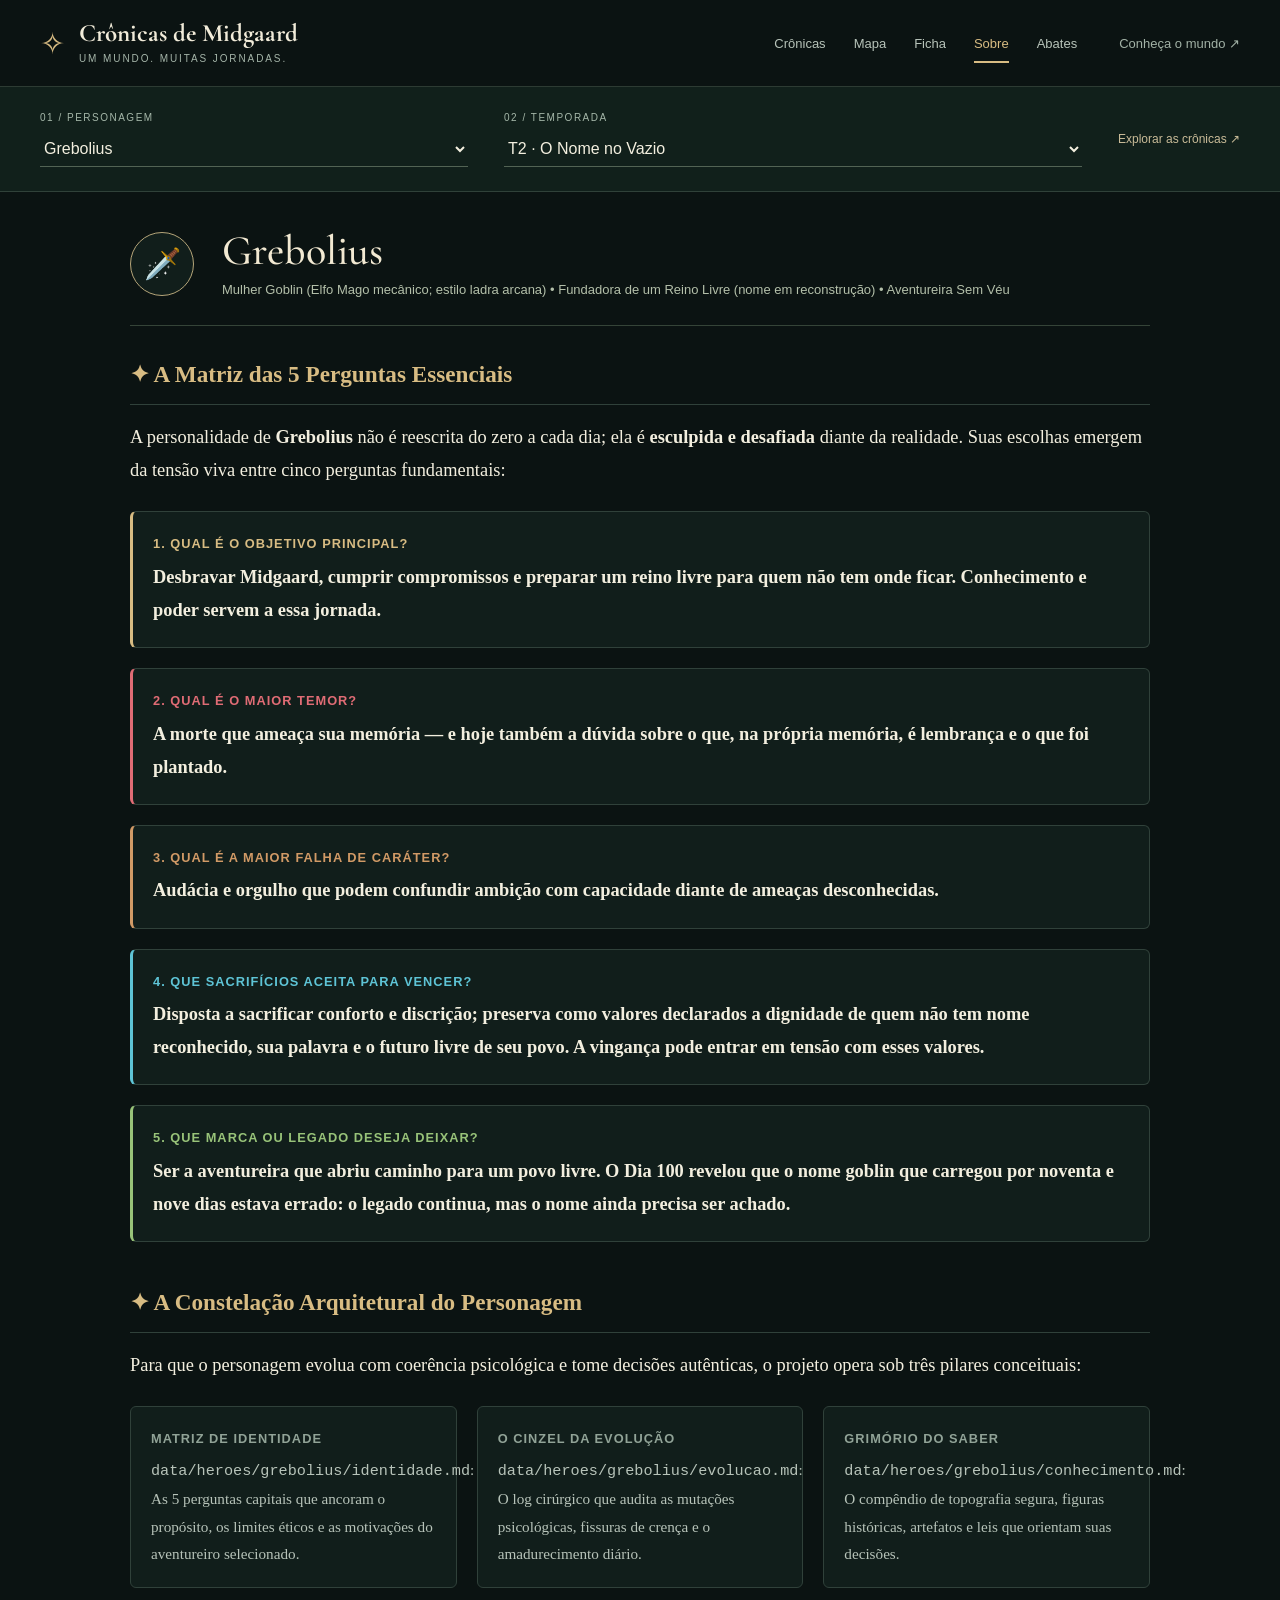
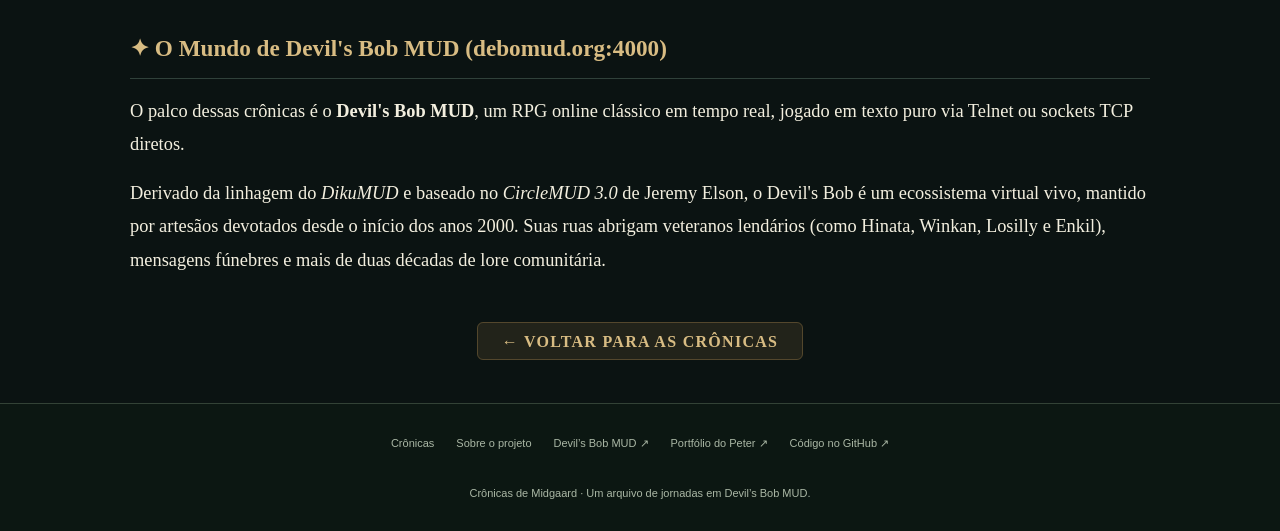
<file: sobre.html>
<!DOCTYPE html>
<html lang="pt-BR">
<head>
  <meta charset="UTF-8">
  <meta name="viewport" content="width=device-width, initial-scale=1.0">
  <title>Sobre o Cronista — As Crônicas de Antigravitus</title>
  <meta name="description" content="Conheça a história e a matriz de identidade de Antigravitus, o Mago Elfo que renunciou à glória fácil das espadas para se tornar o cronista imortal de Devil's Bob MUD.">
  
  <link rel="preconnect" href="https://fonts.googleapis.com">
  <link rel="preconnect" href="https://fonts.gstatic.com" crossorigin>
  <link href="https://fonts.googleapis.com/css2?family=Cormorant+Garamond:ital,wght@0,400;0,500;0,600;1,400&amp;display=swap" rel="stylesheet">
  
  <link rel="stylesheet" href="css/style.css">
  <link rel="stylesheet" href="css/layout.css">
  <link rel="icon" href="data:image/svg+xml,<svg xmlns=%22http://www.w3.org/2000/svg%22 viewBox=%220 0 100 100%22><text y=%22.9em%22 font-size=%2290%22>📜</text></svg>">
</head>
<body class="chronicle-shell">

  <!-- Header -->
  <a class="skip-link" href="#main-content">Pular para o conteúdo</a>
  <header class="site-header">
    <div class="container nav-wrap">
      <a href="index.html" class="brand" aria-label="Crônicas de Midgaard — início">
        <span class="brand-rune" aria-hidden="true">✧</span>
        <div class="brand-text"><h1>Crônicas de Midgaard</h1><span>Um mundo. Muitas jornadas.</span></div>
      </a>
      <nav class="main-nav" aria-label="Navegação principal">
        <a href="index.html" id="link-cronicas">Crônicas</a>
        <a href="mapa.html" id="link-mapa">Mapa</a>
        <a href="ficha.html" id="link-ficha">Ficha</a>
        <a href="sobre.html" id="link-sobre" class="active" aria-current="page">Sobre</a>
        <a href="abates.html" id="link-abates">Abates</a>
        <a class="world-link" href="https://www.debomud.org" target="_blank" rel="noopener">Conheça o mundo ↗</a>
      </nav>
    </div>
  </header>
  <section class="journey-context" aria-label="Escolha sua leitura">
    <div class="container">
      <div class="hero-selector-wrap"><label for="hero-select">01 / Personagem</label><select id="hero-select" class="hero-select" aria-label="Trocar personagem"><option>Carregando personagens…</option></select></div>
      <div class="season-selector-wrap" id="season-selector-wrap" hidden><label for="season-select">02 / Temporada</label><select id="season-select" class="season-select" aria-label="Trocar temporada"><option>Carregando temporadas…</option></select></div>
      <a class="context-link" id="context-return" href="index.html">Explorar as crônicas ↗</a>
    </div>
  </section>

  <!-- Main Content -->
  <main class="container" id="main-content">
    <p id="load-status" class="load-status" role="status" hidden></p>
    <article class="about-card">
      <div class="about-header">
        <div class="about-avatar" id="about-avatar">🧙‍♂️</div>
        <h2 id="about-name">Carregando aventureiro…</h2>
        <p id="about-sub">Perfil documental do aventureiro selecionado.</p>
      </div>

      <!-- Seção 1: As 5 Perguntas Capitais da Identidade -->
      <section class="about-section">
        <h3>✦ A Matriz das 5 Perguntas Essenciais</h3>
        <p id="about-intro-p">
          A personalidade deste herói não é reescrita do zero a cada dia; ela é <strong>esculpida e desafiada</strong> diante da realidade. Suas escolhas emergem da tensão viva entre cinco perguntas fundamentais:
        </p>

        <div style="display: flex; flex-direction: column; gap: 1.25rem; margin: 1.5rem 0;">
          <div class="stat-box" style="border-left: 3px solid var(--accent-gold);">
            <h4 style="color: var(--accent-gold);">1. Qual é o objetivo principal?</h4>
            <p id="q1-text">Carregando orientação do perfil…</p>
          </div>

          <div class="stat-box" style="border-left: 3px solid #e06c75;">
            <h4 style="color: #e06c75;">2. Qual é o maior temor?</h4>
            <p id="q2-text">Carregando orientação do perfil…</p>
          </div>

          <div class="stat-box" style="border-left: 3px solid #d19a66;">
            <h4 style="color: #d19a66;">3. Qual é a maior falha de caráter?</h4>
            <p id="q3-text">Carregando orientação do perfil…</p>
          </div>

          <div class="stat-box" style="border-left: 3px solid var(--accent-cyan);">
            <h4 style="color: var(--accent-cyan);">4. Que sacrifícios aceita para vencer?</h4>
            <p id="q4-text">Carregando orientação do perfil…</p>
          </div>

          <div class="stat-box" style="border-left: 3px solid #98c379;">
            <h4 style="color: #98c379;">5. Que marca ou legado deseja deixar?</h4>
            <p id="q5-text">Carregando orientação do perfil…</p>
          </div>
        </div>
      </section>

      <!-- Seção 2: A Constelação de Arquivos -->
      <section class="about-section">
        <h3>✦ A Constelação Arquitetural do Personagem</h3>
        <p>
          Para que o personagem evolua com coerência psicológica e tome decisões autênticas, o projeto opera sob três pilares conceituais:
        </p>
        <div class="about-grid">
          <div class="stat-box">
            <h4>Matriz de Identidade</h4>
            <p style="font-size: 0.95rem; color: var(--text-secondary);">
              <code data-hero-document="identidade.md">identidade.md</code>: As 5 perguntas capitais que ancoram o propósito, os limites éticos e as motivações do aventureiro selecionado.
            </p>
          </div>
          <div class="stat-box">
            <h4>O Cinzel da Evolução</h4>
            <p style="font-size: 0.95rem; color: var(--text-secondary);">
              <code data-hero-document="evolucao.md">evolucao.md</code>: O log cirúrgico que audita as mutações psicológicas, fissuras de crença e o amadurecimento diário.
            </p>
          </div>
          <div class="stat-box">
            <h4>Grimório do Saber</h4>
            <p style="font-size: 0.95rem; color: var(--text-secondary);">
              <code data-hero-document="conhecimento.md">conhecimento.md</code>: O compêndio de topografia segura, figuras históricas, artefatos e leis que orientam suas decisões.
            </p>
          </div>
        </div>
      </section>

      <!-- Seção 3: O Mundo de Devil's Bob MUD -->
      <section class="about-section">
        <h3>✦ O Mundo de Devil's Bob MUD (debomud.org:4000)</h3>
        <p>
          O palco dessas crônicas é o <strong>Devil's Bob MUD</strong>, um RPG online clássico em tempo real, jogado em texto puro via Telnet ou sockets TCP diretos.
        </p>
        <p>
          Derivado da linhagem do <em>DikuMUD</em> e baseado no <em>CircleMUD 3.0</em> de Jeremy Elson, o Devil's Bob é um ecossistema virtual vivo, mantido por artesãos devotados desde o início dos anos 2000. Suas ruas abrigam veteranos lendários (como Hinata, Winkan, Losilly e Enkil), mensagens fúnebres e mais de duas décadas de lore comunitária.
        </p>
      </section>

      <div style="text-align: center; margin-top: 3rem;">
        <a href="index.html" class="post-day-badge" style="font-size: 1rem; padding: 0.6rem 1.5rem; text-decoration: none;">
          ← Voltar para as Crônicas
        </a>
      </div>
    </article>
  </main>

  <!-- Footer -->
  <footer class="site-footer"><div class="container footer-content"><div class="footer-links"><a href="index.html">Crônicas</a><a href="sobre.html">Sobre o projeto</a><a href="https://www.debomud.org" target="_blank" rel="noopener">Devil’s Bob MUD ↗</a><a href="https://javaijafoi.dev" rel="author">Portfólio do Peter ↗</a><a href="https://github.com/javaijafoi/antigravitus" rel="noopener">Código no GitHub ↗</a></div><p class="footer-copy">Crônicas de Midgaard · Um arquivo de jornadas em Devil’s Bob MUD.</p></div></footer>

  <script src="js/main.js"></script>
</body>
</html>
</file>
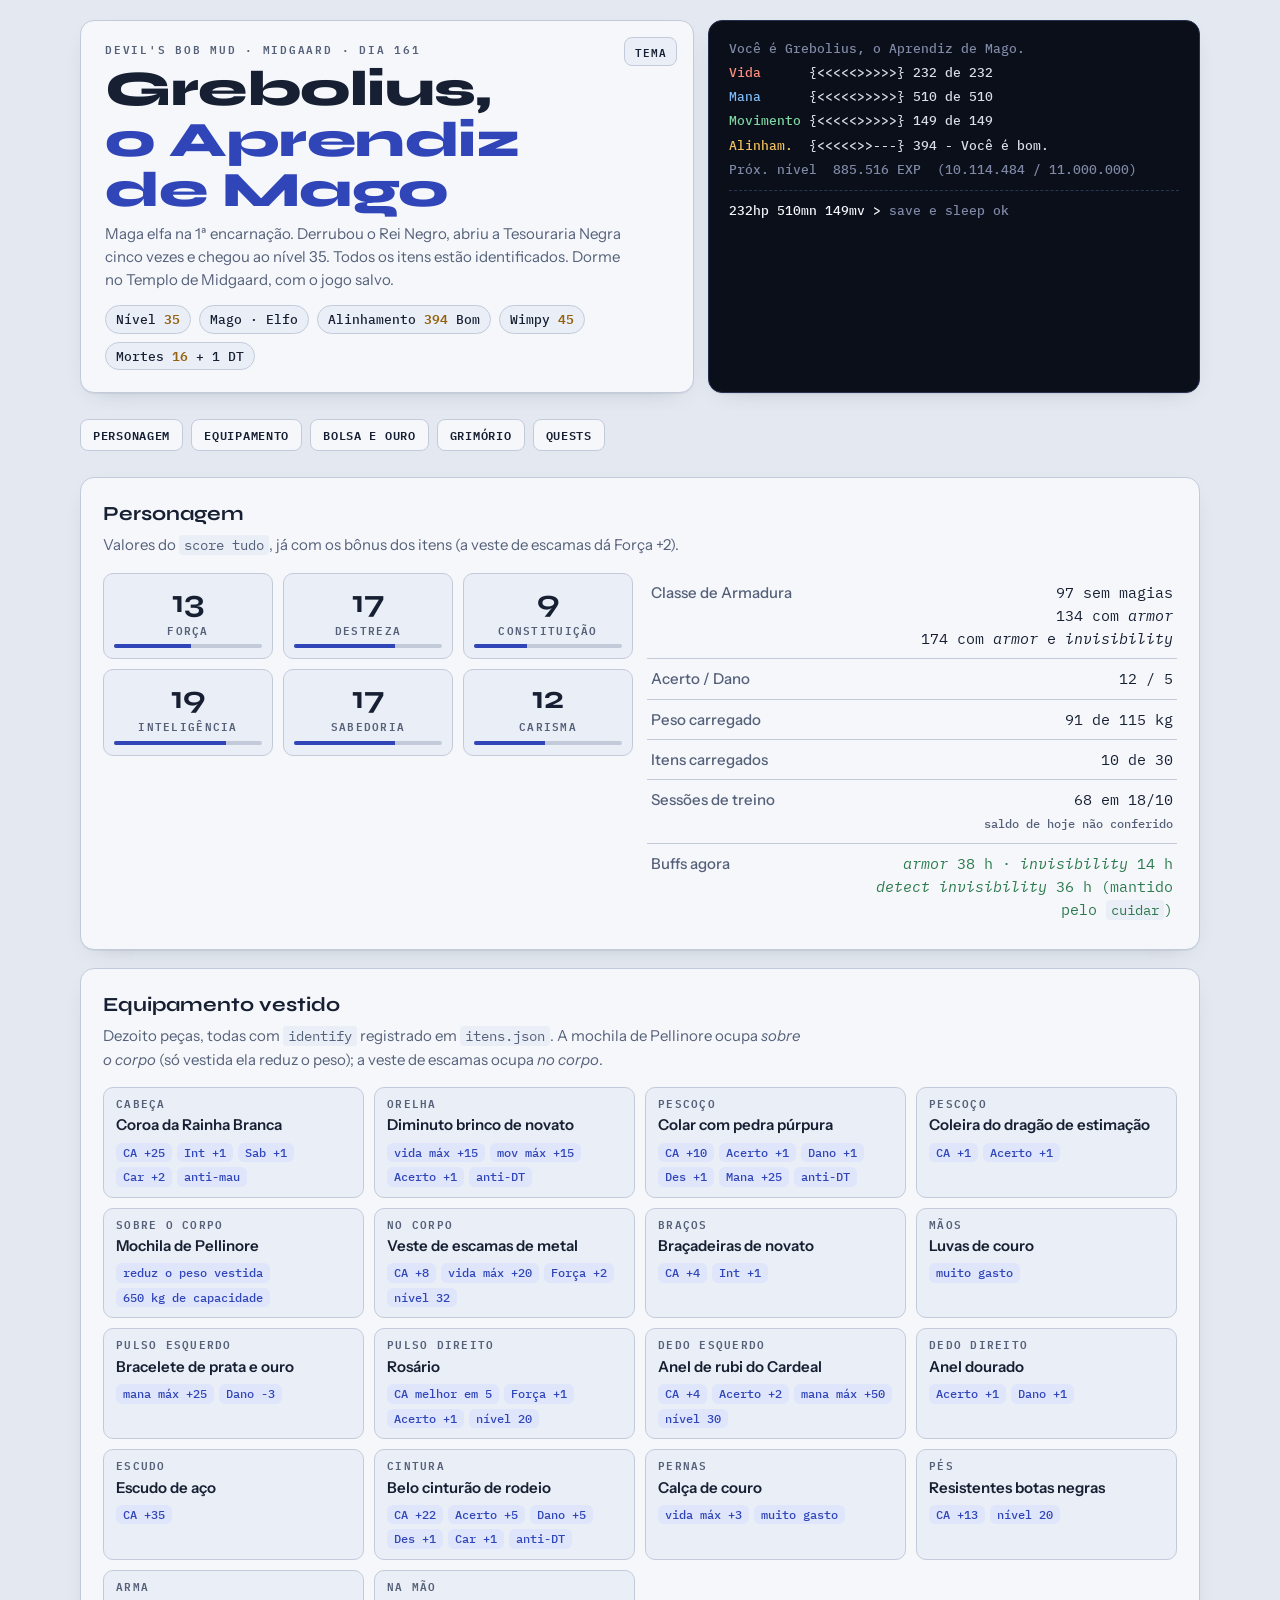
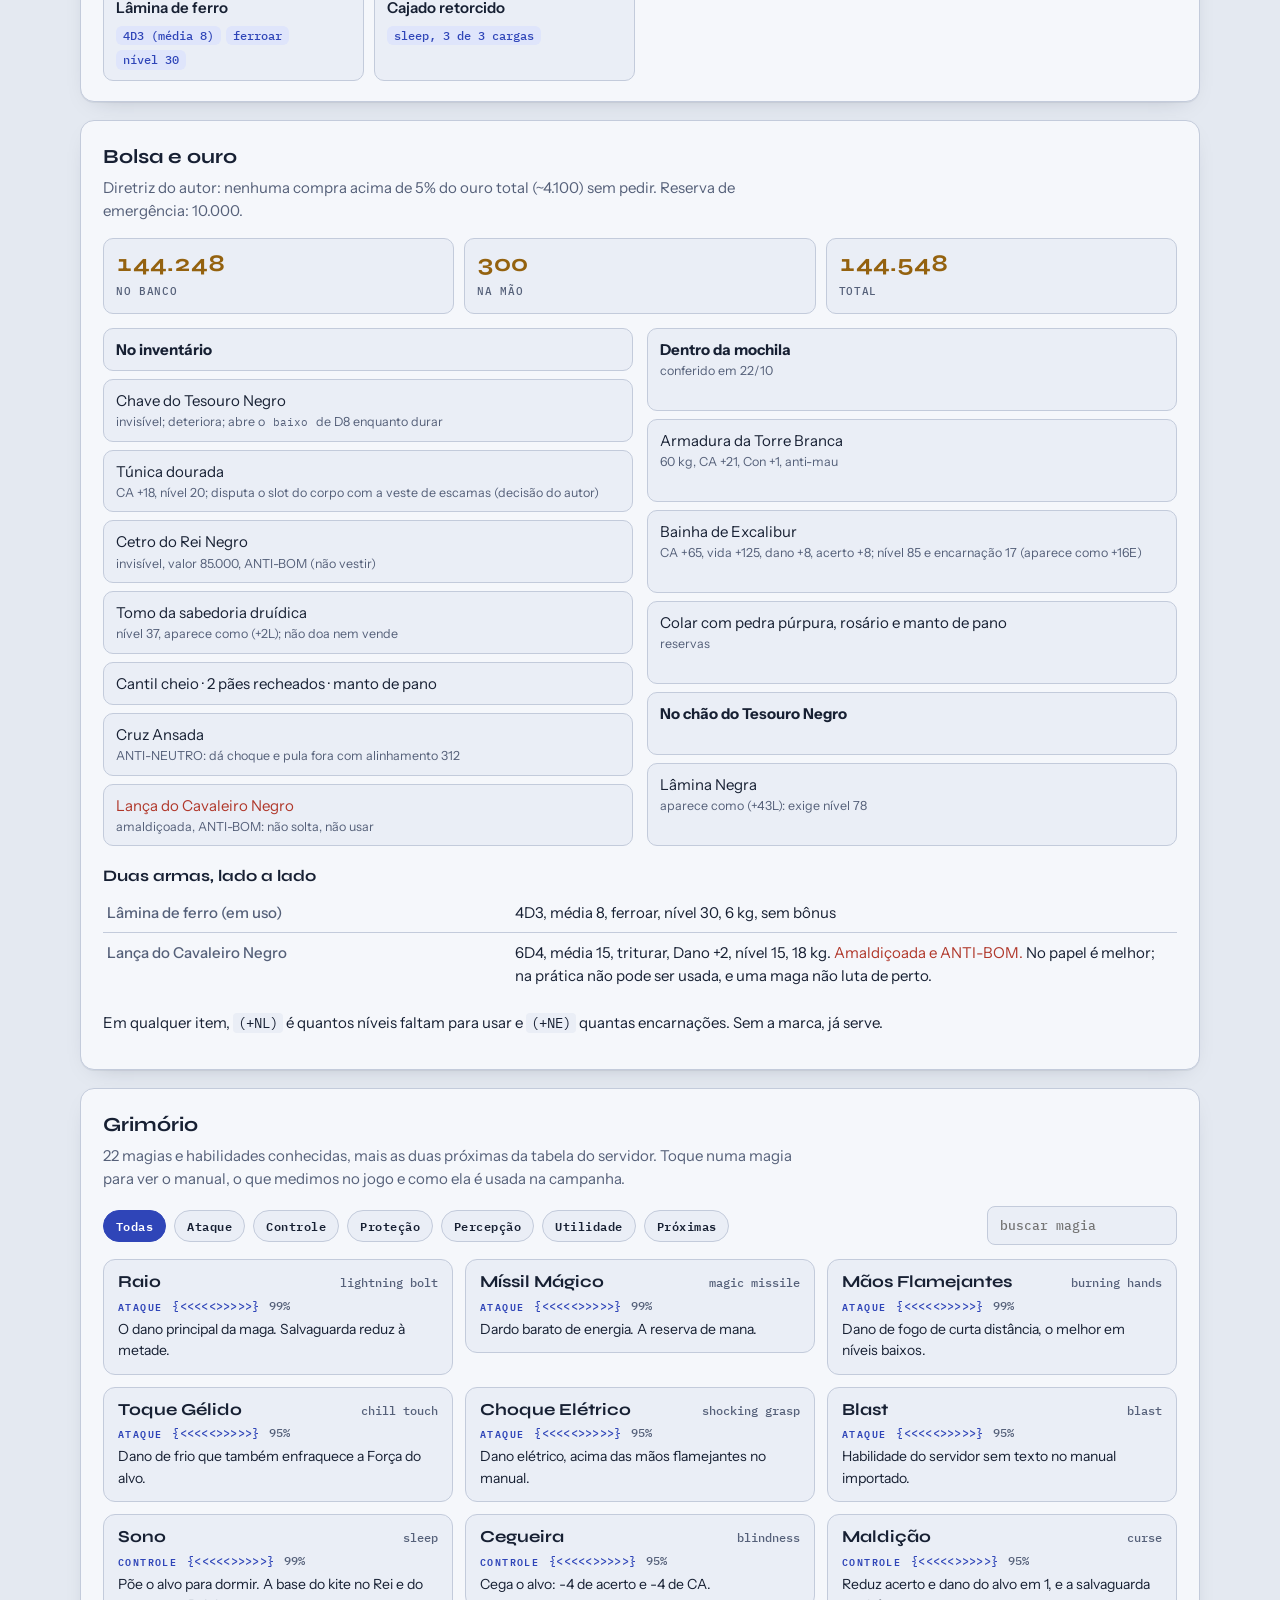
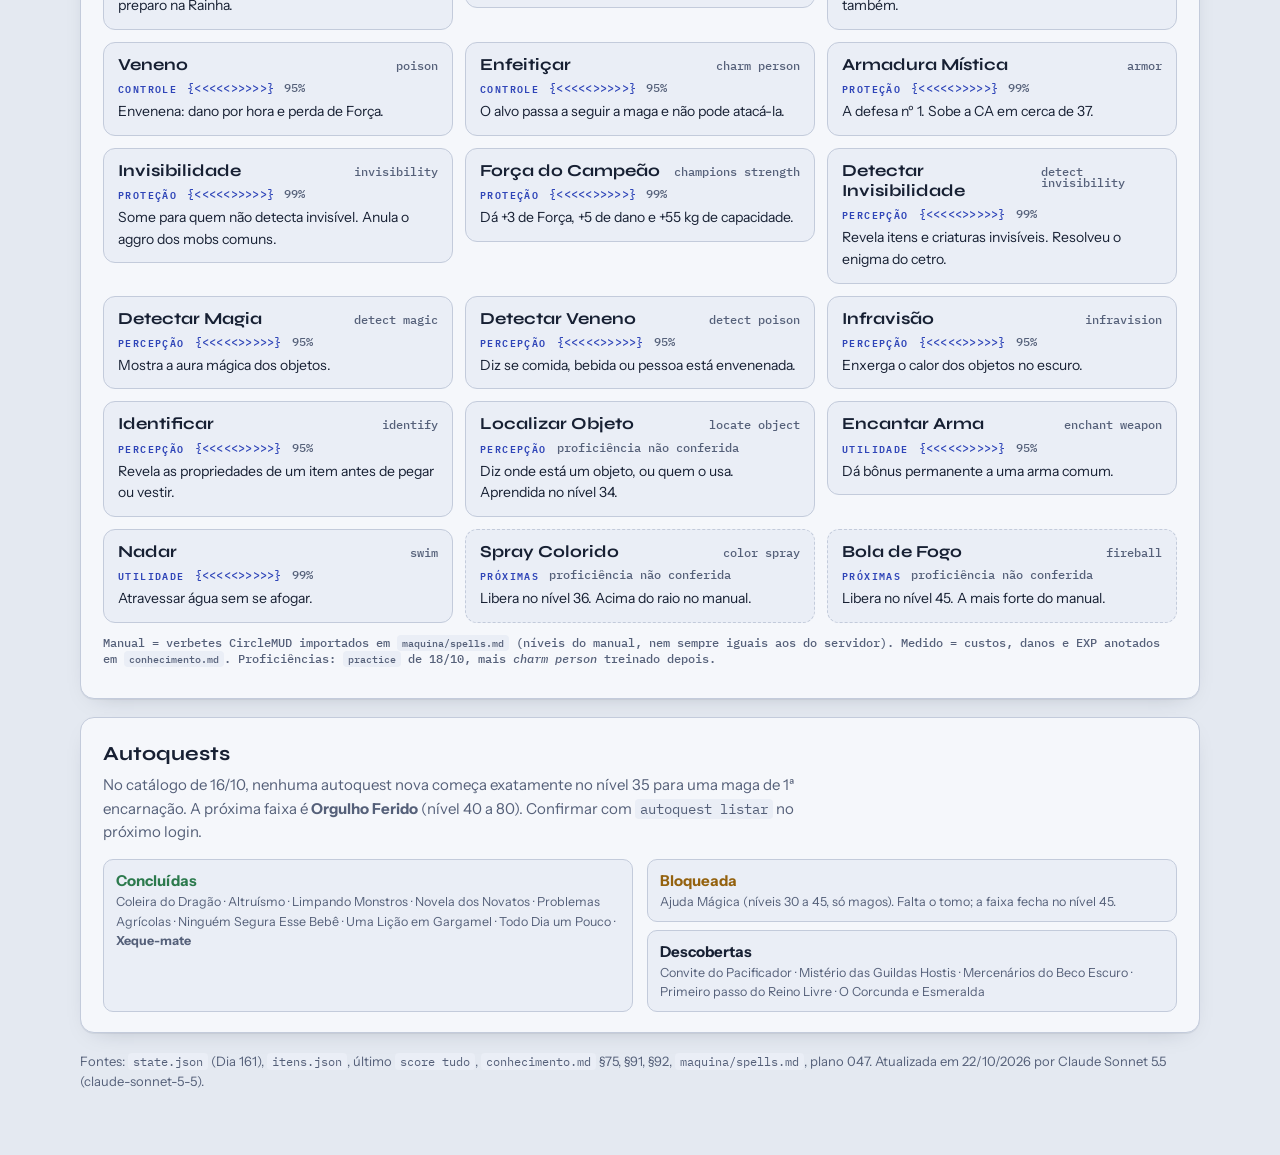
<file: data/heroes/grebolius/observacoes/ficha_rpg_dia161.html>
<!doctype html>
<html lang="pt-BR">
<head>
<meta charset="utf-8">
<meta name="viewport" content="width=device-width, initial-scale=1, viewport-fit=cover">
<meta name="color-scheme" content="light dark">
<title>Ficha de Grebolius</title>
<link rel="preconnect" href="https://fonts.googleapis.com">
<link rel="preconnect" href="https://fonts.gstatic.com" crossorigin>
<link rel="stylesheet" href="https://fonts.googleapis.com/css2?family=Syne:wght@600;700;800&family=Instrument+Sans:wght@400;500;600&family=IBM+Plex+Mono:wght@400;500;600&display=swap">
<style>
  /* Conceito: o caderno de uma maga que anota tudo no formato do próprio terminal do MUD.
     As barras são as do jogo: {<<<<<>>>>>}. Fundo azul-tinta, ouro para dinheiro, um azul arcano só para magia. */
  :root {
    --f-display: "Syne", "Trebuchet MS", system-ui, sans-serif;
    --f-body: "Instrument Sans", system-ui, "Segoe UI", sans-serif;
    --f-mono: "IBM Plex Mono", ui-monospace, "Cascadia Mono", Consolas, monospace;

    --bg: #e4e9f1;
    --panel: #f5f7fb;
    --panel-2: #eaeef6;
    --ink: #172033;
    --muted: #556079;
    --line: #c3cbdb;
    --arcane: #2f45b8;
    --arcane-soft: #dfe5fb;
    --gold: #94620f;
    --blood: #b0372a;
    --leaf: #2c7a4d;
    --mana: #2467b3;
    --shadow: 0 1px 0 rgba(23, 32, 51, .06), 0 8px 24px -16px rgba(23, 32, 51, .35);
  }
  @media (prefers-color-scheme: dark) {
    :root:not([data-theme="light"]) {
      --bg: #0e1220; --panel: #161b2d; --panel-2: #1d2338; --ink: #e7e9f2; --muted: #98a2bb; --line: #2b3454;
      --arcane: #94a6ff; --arcane-soft: #232c55; --gold: #e4b552; --blood: #f08572; --leaf: #74d19b; --mana: #75b6f2;
      --shadow: 0 1px 0 rgba(0, 0, 0, .3), 0 10px 28px -14px rgba(0, 0, 0, .7);
      color-scheme: dark;
    }
  }
  :root[data-theme="dark"] {
    --bg: #0e1220; --panel: #161b2d; --panel-2: #1d2338; --ink: #e7e9f2; --muted: #98a2bb; --line: #2b3454;
    --arcane: #94a6ff; --arcane-soft: #232c55; --gold: #e4b552; --blood: #f08572; --leaf: #74d19b; --mana: #75b6f2;
    --shadow: 0 1px 0 rgba(0, 0, 0, .3), 0 10px 28px -14px rgba(0, 0, 0, .7);
    color-scheme: dark;
  }

  * { box-sizing: border-box; }
  html { scroll-behavior: smooth; }
  body {
    margin: 0; background: var(--bg); color: var(--ink);
    font: 15px/1.55 var(--f-body);
    padding-block: 20px 64px;
    padding-left: max(16px, env(safe-area-inset-left, 0px));
    padding-right: max(16px, env(safe-area-inset-right, 0px));
  }
  .wrap { max-width: 1120px; margin: 0 auto; display: grid; gap: 18px; }
  h1, h2, h3 { font-family: var(--f-display); text-wrap: balance; margin: 0; }
  .mono { font-family: var(--f-mono); font-variant-numeric: tabular-nums; }
  code { font-family: var(--f-mono); font-size: .9em; background: var(--panel-2); padding: 1px 5px; border-radius: 4px; }
  a { color: var(--arcane); }
  :focus-visible { outline: 2px solid var(--arcane); outline-offset: 2px; border-radius: 4px; }

  /* topo */
  .top { display: grid; gap: 14px; grid-template-columns: minmax(0, 1.25fr) minmax(0, 1fr); align-items: stretch; }
  @media (max-width: 860px) { .top { grid-template-columns: minmax(0, 1fr); } }
  .id { background: var(--panel); border: 1px solid var(--line); border-radius: 14px; padding: 22px 24px; box-shadow: var(--shadow); position: relative; }
  .eyebrow { font: 600 11px/1 var(--f-mono); letter-spacing: .16em; text-transform: uppercase; color: var(--muted); }
  .id h1 { font-size: clamp(2rem, 5vw, 3.1rem); line-height: 1.02; margin: 10px 0 6px; font-weight: 800; letter-spacing: -.01em; }
  .id h1 em { font-style: normal; color: var(--arcane); }
  .lede { color: var(--muted); max-width: 52ch; margin: 0 0 14px; }
  .chips { display: flex; flex-wrap: wrap; gap: 8px; }
  .chip { font: 500 12.5px/1 var(--f-mono); border: 1px solid var(--line); background: var(--panel-2); padding: 7px 10px; border-radius: 999px; }
  .chip b { color: var(--gold); font-weight: 600; }
  .theme { position: absolute; top: 16px; right: 16px; font: 600 11px/1 var(--f-mono); letter-spacing: .08em; text-transform: uppercase;
           color: var(--ink); background: var(--panel-2); border: 1px solid var(--line); border-radius: 8px; padding: 8px 10px; cursor: pointer; }
  .theme:hover { border-color: var(--arcane); }

  /* prompt do MUD */
  .term { background: #0b0f1a; color: #d9deea; border: 1px solid #263050; border-radius: 14px; padding: 18px 20px; box-shadow: var(--shadow);
          font: 500 13px/1.55 var(--f-mono); display: grid; gap: 4px; align-content: start; min-width: 0; overflow-x: auto; }
  .term .dim { color: #7f89a6; }
  .term .hp { color: #ff8f7d; } .term .mn { color: #7dbcf7; } .term .mv { color: #7fd8a4; } .term .gd { color: #f0c05f; }
  .term .row { white-space: pre; }
  .term .prompt { margin-top: 6px; padding-top: 10px; border-top: 1px dashed #2b3656; color: #f4f6fb; }

  /* seções */
  .sec { background: var(--panel); border: 1px solid var(--line); border-radius: 14px; padding: 20px 22px; box-shadow: var(--shadow); min-width: 0; }
  .sec > h2 { font-size: 1.25rem; font-weight: 700; margin-bottom: 4px; }
  .sec > .hint { color: var(--muted); margin: 0 0 16px; max-width: 70ch; }
  .nav { display: flex; flex-wrap: wrap; gap: 8px; position: sticky; top: env(safe-area-inset-top, 0px); z-index: 5; padding: 8px 0; background: var(--bg); }
  .nav a { font: 600 12px/1 var(--f-mono); letter-spacing: .06em; text-transform: uppercase; text-decoration: none; color: var(--ink);
           border: 1px solid var(--line); background: var(--panel); padding: 9px 12px; border-radius: 8px; }
  .nav a:hover { border-color: var(--arcane); color: var(--arcane); }

  .cols { display: grid; gap: 14px; grid-template-columns: repeat(auto-fit, minmax(260px, 1fr)); }
  .attrs { display: grid; grid-template-columns: repeat(3, minmax(0, 1fr)); gap: 10px; }
  .attr { border: 1px solid var(--line); background: var(--panel-2); border-radius: 10px; padding: 12px 10px 10px; text-align: center; }
  .attr .n { font: 700 2rem/1 var(--f-display); }
  .attr .l { font: 600 10.5px/1.2 var(--f-mono); letter-spacing: .12em; text-transform: uppercase; color: var(--muted); margin-top: 6px; }
  .attr .m { height: 4px; border-radius: 2px; background: var(--line); margin-top: 8px; overflow: hidden; }
  .attr .m i { display: block; height: 100%; background: var(--arcane); }

  .kv { width: 100%; border-collapse: collapse; }
  .kv th, .kv td { text-align: left; padding: 8px 4px; border-bottom: 1px solid var(--line); vertical-align: top; }
  .kv th { color: var(--muted); font-weight: 500; width: 38%; }
  .kv tr:last-child th, .kv tr:last-child td { border-bottom: 0; }
  .kv td.n { text-align: right; font-family: var(--f-mono); overflow-wrap: anywhere; }

  .money { display: grid; grid-template-columns: repeat(3, minmax(0, 1fr)); gap: 10px; }
  .money div { border: 1px solid var(--line); background: var(--panel-2); border-radius: 10px; padding: 12px; }
  .money b { display: block; font: 700 1.5rem/1.1 var(--f-display); color: var(--gold); font-variant-numeric: tabular-nums; }
  .money span { font: 500 11px/1.3 var(--f-mono); color: var(--muted); letter-spacing: .06em; text-transform: uppercase; }

  /* equipamento */
  .slots { display: grid; gap: 10px; grid-template-columns: repeat(auto-fill, minmax(210px, 1fr)); }
  .slot { border: 1px solid var(--line); background: var(--panel-2); border-radius: 10px; padding: 10px 12px; min-width: 0; }
  .slot .s { font: 600 10.5px/1 var(--f-mono); letter-spacing: .12em; text-transform: uppercase; color: var(--muted); }
  .slot .i { font-weight: 600; margin-top: 5px; overflow-wrap: anywhere; }
  .slot .b { margin-top: 6px; display: flex; flex-wrap: wrap; gap: 5px; }
  .tag { font: 500 11.5px/1 var(--f-mono); padding: 4px 7px; border-radius: 6px; background: var(--arcane-soft); color: var(--arcane); }
  .tag.gold { background: transparent; border: 1px solid var(--line); color: var(--gold); }
  .tag.bad { background: transparent; border: 1px solid var(--blood); color: var(--blood); }

  .list { margin: 0; padding: 0; list-style: none; display: grid; gap: 8px; }
  .list li { border: 1px solid var(--line); background: var(--panel-2); border-radius: 10px; padding: 9px 12px; }
  .list li small { display: block; color: var(--muted); }
  .bad-t { color: var(--blood); } .ok-t { color: var(--leaf); } .warn-t { color: var(--gold); }

  /* grimório */
  .tools { display: flex; flex-wrap: wrap; gap: 8px; margin-bottom: 14px; align-items: center; }
  .fchip { font: 600 12px/1 var(--f-mono); letter-spacing: .04em; border: 1px solid var(--line); background: var(--panel-2); color: var(--ink);
           padding: 9px 12px; border-radius: 999px; cursor: pointer; }
  .fchip[aria-pressed="true"] { background: var(--arcane); border-color: var(--arcane); color: #fff; }
  @media (prefers-color-scheme: dark) { :root:not([data-theme="light"]) .fchip[aria-pressed="true"] { color: #0e1220; } }
  :root[data-theme="dark"] .fchip[aria-pressed="true"] { color: #0e1220; }
  .search { margin-left: auto; font: 500 13px/1 var(--f-mono); background: var(--panel-2); color: var(--ink); border: 1px solid var(--line); border-radius: 8px; padding: 10px 12px; min-width: 190px; }
  .spells { display: grid; gap: 12px; grid-template-columns: repeat(auto-fill, minmax(300px, 1fr)); align-items: start; }
  .spell { border: 1px solid var(--line); background: var(--panel-2); border-radius: 12px; min-width: 0; }
  .spell[open] { background: var(--panel); border-color: var(--arcane); grid-column: span 2; }
  @media (max-width: 700px) { .spell[open] { grid-column: span 1; } }
  .spell summary { list-style: none; cursor: pointer; padding: 12px 14px; display: grid; gap: 7px; }
  .spell summary::-webkit-details-marker { display: none; }
  .spell .hd { display: flex; align-items: baseline; justify-content: space-between; gap: 10px; }
  .spell .nm { font: 700 1.05rem/1.2 var(--f-display); }
  .spell .en { font: 500 11.5px/1 var(--f-mono); color: var(--muted); }
  .spell .cat { font: 600 10px/1 var(--f-mono); letter-spacing: .14em; text-transform: uppercase; color: var(--arcane); }
  .spell .pf { display: flex; align-items: center; gap: 10px; font: 500 12px/1 var(--f-mono); color: var(--muted); }
  .spell .glyph { color: var(--arcane); letter-spacing: .02em; }
  .spell .sum { color: var(--ink); font-size: 14px; }
  .spell .body { padding: 0 14px 14px; display: grid; gap: 12px; }
  .spell .facts { display: grid; gap: 8px; grid-template-columns: repeat(auto-fit, minmax(120px, 1fr)); }
  .fact { border: 1px solid var(--line); border-radius: 8px; padding: 8px 10px; background: var(--panel-2); }
  .fact .k { font: 600 10px/1 var(--f-mono); letter-spacing: .12em; text-transform: uppercase; color: var(--muted); }
  .fact .v { font: 600 14px/1.3 var(--f-mono); margin-top: 5px; }
  .spell h3 { font: 600 11px/1 var(--f-mono); letter-spacing: .12em; text-transform: uppercase; color: var(--muted); margin: 0 0 4px; }
  .spell p { margin: 0; }
  .src { font: 500 11.5px/1.4 var(--f-mono); color: var(--muted); }
  .empty { color: var(--muted); padding: 10px 0; }
  .next { border-style: dashed; }
  footer { color: var(--muted); font-size: 13px; }

  @media (prefers-reduced-motion: no-preference) { .spell, .fchip, .nav a { transition: border-color .15s, background .15s; } }
</style>
</head>
<body>
<div class="wrap">

  <section class="top" id="topo">
    <div class="id">
      <button class="theme" id="tema" type="button" aria-label="Alternar tema claro e escuro">Tema</button>
      <div class="eyebrow">Devil's Bob MUD &middot; Midgaard &middot; Dia 161</div>
      <h1>Grebolius, <em>o Aprendiz de Mago</em></h1>
      <p class="lede">Maga elfa na 1&ordf; encarnação. Derrubou o Rei Negro, abriu a Tesouraria Negra cinco vezes e chegou ao nível 35. Todos os itens estão identificados. Dorme no Templo de Midgaard, com o jogo salvo.</p>
      <div class="chips">
        <span class="chip">Nível <b>35</b></span>
        <span class="chip">Mago &middot; Elfo</span>
        <span class="chip">Alinhamento <b>394</b> Bom</span>
        <span class="chip">Wimpy <b>45</b></span>
        <span class="chip">Mortes <b>16</b> + 1 DT</span>
      </div>
    </div>
    <div class="term" aria-label="Prompt do jogo">
      <div class="row dim">Você é Grebolius, o Aprendiz de Mago.</div>
      <div class="row"><span class="hp">Vida     </span> <span id="b-hp"></span> 232 de 232</div>
      <div class="row"><span class="mn">Mana     </span> <span id="b-mn"></span> 510 de 510</div>
      <div class="row"><span class="mv">Movimento</span> <span id="b-mv"></span> 149 de 149</div>
      <div class="row"><span class="gd">Alinham. </span> {&lt;&lt;&lt;&lt;&lt;&gt;&gt;---} 394 - Você é bom.</div>
      <div class="row dim">Próx. nível  885.516 EXP  (10.114.484 / 11.000.000)</div>
      <div class="row prompt">232hp 510mn 149mv &gt; <span class="dim">save e sleep ok</span></div>
    </div>
  </section>

  <nav class="nav" aria-label="Seções">
    <a href="#personagem">Personagem</a><a href="#equipamento">Equipamento</a><a href="#bolsa">Bolsa e ouro</a>
    <a href="#grimorio">Grimório</a><a href="#quests">Quests</a>
  </nav>

  <section class="sec" id="personagem">
    <h2>Personagem</h2>
    <p class="hint">Valores do <code>score tudo</code>, já com os bônus dos itens (a veste de escamas dá Força +2).</p>
    <div class="cols">
      <div>
        <div class="attrs" id="attrs"></div>
      </div>
      <table class="kv">
        <tr><th>Classe de Armadura</th><td class="n">97 sem magias<br>134 com <i>armor</i><br>174 com <i>armor</i> e <i>invisibility</i></td></tr>
        <tr><th>Acerto / Dano</th><td class="n">12 / 5</td></tr>
        <tr><th>Peso carregado</th><td class="n">91 de 115 kg</td></tr>
        <tr><th>Itens carregados</th><td class="n">10 de 30</td></tr>
        <tr><th>Sessões de treino</th><td class="n">68 em 18/10<br><span class="src">saldo de hoje não conferido</span></td></tr>
        <tr><th>Buffs agora</th><td class="n ok-t"><i>armor</i> 38 h &middot; <i>invisibility</i> 14 h<br><i>detect invisibility</i> 36 h (mantido pelo <code>cuidar</code>)</td></tr>
      </table>
    </div>
  </section>

  <section class="sec" id="equipamento">
    <h2>Equipamento vestido</h2>
    <p class="hint">Dezoito peças, todas com <code>identify</code> registrado em <code>itens.json</code>. A mochila de Pellinore ocupa <i>sobre o corpo</i> (só vestida ela reduz o peso); a veste de escamas ocupa <i>no corpo</i>.</p>
    <div class="slots" id="slots"></div>
  </section>

  <section class="sec" id="bolsa">
    <h2>Bolsa e ouro</h2>
    <p class="hint">Diretriz do autor: nenhuma compra acima de 5% do ouro total (~4.100) sem pedir. Reserva de emergência: 10.000.</p>
    <div class="money">
      <div><b>144.248</b><span>no banco</span></div>
      <div><b>300</b><span>na mão</span></div>
      <div><b>144.548</b><span>total</span></div>
    </div>
    <div class="cols" style="margin-top:14px">
      <ul class="list">
        <li><b>No inventário</b></li>
        <li>Chave do Tesouro Negro <small>invisível; deteriora; abre o <code>baixo</code> de D8 enquanto durar</small></li>
        <li>Túnica dourada <small>CA +18, nível 20; disputa o slot do corpo com a veste de escamas (decisão do autor)</small></li>
        <li>Cetro do Rei Negro <small>invisível, valor 85.000, ANTI-BOM (não vestir)</small></li>
        <li>Tomo da sabedoria druídica <small>nível 37, aparece como (+2L); não doa nem vende</small></li>
        <li>Cantil cheio &middot; 2 pães recheados &middot; manto de pano</li>
        <li>Cruz Ansada <small class="warn-t">ANTI-NEUTRO: dá choque e pula fora com alinhamento 312</small></li>
        <li class="bad-t">Lança do Cavaleiro Negro <small>amaldiçoada, ANTI-BOM: não solta, não usar</small></li>
      </ul>
      <ul class="list">
        <li><b>Dentro da mochila</b> <small>conferido em 22/10</small></li>
        <li>Armadura da Torre Branca <small>60 kg, CA +21, Con +1, anti-mau</small></li>
        <li>Bainha de Excalibur <small>CA +65, vida +125, dano +8, acerto +8; nível 85 e encarnação 17 (aparece como +16E)</small></li>
        <li>Colar com pedra púrpura, rosário e manto de pano <small>reservas</small></li>
        <li><b>No chão do Tesouro Negro</b></li>
        <li>Lâmina Negra <small>aparece como (+43L): exige nível 78</small></li>
      </ul>
    </div>
    <h2 style="margin-top:18px;font-size:1rem">Duas armas, lado a lado</h2>
    <table class="kv">
      <tr><th>Lâmina de ferro (em uso)</th><td>4D3, média 8, ferroar, nível 30, 6 kg, sem bônus</td></tr>
      <tr><th>Lança do Cavaleiro Negro</th><td>6D4, média 15, triturar, Dano +2, nível 15, 18 kg. <span class="bad-t">Amaldiçoada e ANTI-BOM.</span> No papel é melhor; na prática não pode ser usada, e uma maga não luta de perto.</td></tr>
    </table>
    <p class="small">Em qualquer item, <code>(+NL)</code> é quantos níveis faltam para usar e <code>(+NE)</code> quantas encarnações. Sem a marca, já serve.</p>
  </section>

  <section class="sec" id="grimorio">
    <h2>Grimório</h2>
    <p class="hint">22 magias e habilidades conhecidas, mais as duas próximas da tabela do servidor. Toque numa magia para ver o manual, o que medimos no jogo e como ela é usada na campanha.</p>
    <div class="tools">
      <div id="filtros" role="group" aria-label="Filtrar por tipo"></div>
      <input class="search" id="busca" type="search" placeholder="buscar magia" aria-label="Buscar magia">
    </div>
    <div class="spells" id="spells"></div>
    <p class="src" style="margin-top:12px">Manual = verbetes CircleMUD importados em <code>maquina/spells.md</code> (níveis do manual, nem sempre iguais aos do servidor). Medido = custos, danos e EXP anotados em <code>conhecimento.md</code>. Proficiências: <code>practice</code> de 18/10, mais <i>charm person</i> treinado depois.</p>
  </section>

  <section class="sec" id="quests">
    <h2>Autoquests</h2>
    <p class="hint">No catálogo de 16/10, nenhuma autoquest nova começa exatamente no nível 35 para uma maga de 1&ordf; encarnação. A próxima faixa é <b>Orgulho Ferido</b> (nível 40 a 80). Confirmar com <code>autoquest listar</code> no próximo login.</p>
    <div class="cols">
      <ul class="list">
        <li><b class="ok-t">Concluídas</b><small>Coleira do Dragão &middot; Altruísmo &middot; Limpando Monstros &middot; Novela dos Novatos &middot; Problemas Agrícolas &middot; Ninguém Segura Esse Bebê &middot; Uma Lição em Gargamel &middot; Todo Dia um Pouco &middot; <b>Xeque-mate</b></small></li>
      </ul>
      <ul class="list">
        <li><b class="warn-t">Bloqueada</b><small>Ajuda Mágica (níveis 30 a 45, só magos). Falta o tomo; a faixa fecha no nível 45.</small></li>
        <li><b>Descobertas</b><small>Convite do Pacificador &middot; Mistério das Guildas Hostis &middot; Mercenários do Beco Escuro &middot; Primeiro passo do Reino Livre &middot; O Corcunda e Esmeralda</small></li>
      </ul>
    </div>
  </section>

  <footer>Fontes: <code>state.json</code> (Dia 161), <code>itens.json</code>, último <code>score tudo</code>, <code>conhecimento.md</code> §75, §91, §92, <code>maquina/spells.md</code>, plano 047. Atualizada em 22/10/2026 por Claude Sonnet 5.5 (claude-sonnet-5-5).</footer>
</div>

<script>
(function () {
  // barra no formato do prompt do jogo: 10 casas, "<<<<<>>>>>" cheia, "-" nas vazias
  function glyph(cur, max) {
    var n = Math.max(0, Math.min(10, Math.round(10 * cur / max)));
    return '{' + '<<<<<>>>>>'.slice(0, n) + '-'.repeat(10 - n) + '}';
  }
  document.getElementById('b-hp').textContent = glyph(232, 232);
  document.getElementById('b-mn').textContent = glyph(510, 510);
  document.getElementById('b-mv').textContent = glyph(149, 149);

  // atributos
  var A = [['Força', 13], ['Destreza', 17], ['Constituição', 9], ['Inteligência', 19], ['Sabedoria', 17], ['Carisma', 12]];
  document.getElementById('attrs').innerHTML = A.map(function (a) {
    return '<div class="attr"><div class="n">' + a[1] + '</div><div class="l">' + a[0] + '</div><div class="m"><i style="width:' + Math.round(a[1] / 25 * 100) + '%"></i></div></div>';
  }).join('');

  // equipamento
  var S = [
    ['Cabeça', 'Coroa da Rainha Branca', ['CA +25', 'Int +1', 'Sab +1', 'Car +2', 'anti-mau']],
    ['Orelha', 'Diminuto brinco de novato', ['vida máx +15', 'mov máx +15', 'Acerto +1', 'anti-DT']],
    ['Pescoço', 'Colar com pedra púrpura', ['CA +10', 'Acerto +1', 'Dano +1', 'Des +1', 'Mana +25', 'anti-DT']],
    ['Pescoço', 'Coleira do dragão de estimação', ['CA +1', 'Acerto +1']],
    ['Sobre o corpo', 'Mochila de Pellinore', ['reduz o peso vestida', '650 kg de capacidade']],
    ['No corpo', 'Veste de escamas de metal', ['CA +8', 'vida máx +20', 'Força +2', 'nível 32']],
    ['Braços', 'Braçadeiras de novato', ['CA +4', 'Int +1']],
    ['Mãos', 'Luvas de couro', ['muito gasto']],
    ['Pulso esquerdo', 'Bracelete de prata e ouro', ['mana máx +25', 'Dano -3']],
    ['Pulso direito', 'Rosário', ['CA melhor em 5', 'Força +1', 'Acerto +1', 'nível 20']],
    ['Dedo esquerdo', 'Anel de rubi do Cardeal', ['CA +4', 'Acerto +2', 'mana máx +50', 'nível 30']],
    ['Dedo direito', 'Anel dourado', ['Acerto +1', 'Dano +1']],
    ['Escudo', 'Escudo de aço', ['CA +35']],
    ['Cintura', 'Belo cinturão de rodeio', ['CA +22', 'Acerto +5', 'Dano +5', 'Des +1', 'Car +1', 'anti-DT']],
    ['Pernas', 'Calça de couro', ['vida máx +3', 'muito gasto']],
    ['Pés', 'Resistentes botas negras', ['CA +13', 'nível 20']],
    ['Arma', 'Lâmina de ferro', ['4D3 (média 8)', 'ferroar', 'nível 30']],
    ['Na mão', 'Cajado retorcido', ['sleep, 3 de 3 cargas']]
  ];
  document.getElementById('slots').innerHTML = S.map(function (s) {
    var tags = s[2].map(function (t) { return '<span class="tag">' + t + '</span>'; }).join('');
    return '<div class="slot"><div class="s">' + s[0] + '</div><div class="i">' + s[1] + '</div>' + (tags ? '<div class="b">' + tags + '</div>' : '') + '</div>';
  }).join('');

  // grimório
  var C = { atq: 'Ataque', ctl: 'Controle', buf: 'Proteção', per: 'Percepção', uti: 'Utilidade', prx: 'Próximas' };
  var M = [
    { id: 'lightning bolt', pt: 'Raio', cat: 'atq', p: 99, nv: '20', man: 'Mago 9', cu: '~30 mn', du: 'Instantânea',
      sum: 'O dano principal da maga. Salvaguarda reduz à metade.',
      ef: 'Descarga elétrica no alvo. O manual a coloca acima do choque elétrico.',
      me: 'Contra o Rei Negro (com Santuário) deu 45 a 101 por raio. Em morcegos pequenos, 59 a 84. Mata o Rei na última ida do kite.',
      us: 'Finalizador do kite: 1 raio e recall imediato. Acorda quem estiver dormindo, porque é dano.' },
    { id: 'magic missile', pt: 'Míssil Mágico', cat: 'atq', p: 99, nv: '1', man: 'Mago 1', cu: '10 a 15 mn', du: 'Instantânea',
      sum: 'Dardo barato de energia. A reserva de mana.',
      ef: 'Bolt de energia lançado das mãos. Salvaguarda reduz à metade.',
      me: 'Duas medições: 10 mn (Dia 156) e 15 mn (comentário do milharal_v2, que o usa no lugar do raio de 30 mn quando falta pouco para matar).',
      us: 'Rematar alvos fracos economizando mana.' },
    { id: 'burning hands', pt: 'Mãos Flamejantes', cat: 'atq', p: 99, nv: '5', man: 'Mago 5', cu: '~10 mn', du: 'Instantânea',
      sum: 'Dano de fogo de curta distância, o melhor em níveis baixos.',
      ef: 'Mais forte que o toque gélido. Salvaguarda reduz à metade.',
      me: 'Entre 12 e 41 de dano no nível 15 (diretiva §2). Hoje o raio rende bem mais.',
      us: 'Ficou como alternativa barata; o raio assumiu o papel principal.' },
    { id: 'chill touch', pt: 'Toque Gélido', cat: 'atq', p: 95, nv: '—', man: 'Mago 3', cu: '—', du: 'Instantânea',
      sum: 'Dano de frio que também enfraquece a Força do alvo.',
      ef: 'Mais forte que o míssil mágico. Se o alvo falhar a salvaguarda, perde 1 ponto de Força.',
      me: 'Sem medições novas nos registros.',
      us: 'Serve contra alvos resistentes a fogo.' },
    { id: 'shocking grasp', pt: 'Choque Elétrico', cat: 'atq', p: 95, nv: '—', man: 'Mago 7', cu: '—', du: 'Instantânea',
      sum: 'Dano elétrico, acima das mãos flamejantes no manual.',
      ef: 'Salvaguarda reduz à metade.',
      me: 'Estava a 10% e marcada como "não usar" até o treino; hoje está em 95%.',
      us: 'Reserva; o raio faz o mesmo trabalho com mais dano.' },
    { id: 'blast', pt: 'Blast', cat: 'atq', p: 95, nv: '—', man: 'sem verbete', cu: '—', du: '—',
      sum: 'Habilidade do servidor sem texto no manual importado.',
      ef: 'Não consta em maquina/spells.md.',
      me: 'Está no practice com 95%, mas nenhuma sessão registrou o efeito nem o custo.',
      us: 'Ainda não usada. Vale um teste curto, com consider, antes de qualquer luta.' },

    { id: 'sleep', pt: 'Sono', cat: 'ctl', p: 99, nv: '—', man: 'sem verbete', cu: '—', du: 'varia',
      sum: 'Põe o alvo para dormir. A base do kite no Rei e do preparo na Rainha.',
      ef: 'O alvo "vai dormir" e para de lutar. O cajado retorcido guarda 3 cargas da mesma magia.',
      me: 'Funciona no Rei Negro, na Rainha e nas peças do tabuleiro. Só pega fora de combate ("Você não conseguiu se concentrar"). Rende EXP por lance: 750 a 900.',
      us: 'Sempre o primeiro lance. Na Rainha, antes de destrancar a porta da Tesouraria. Não usar com o Rei já acordado: cada tentativa custa uma rodada.' },
    { id: 'blindness', pt: 'Cegueira', cat: 'ctl', p: 95, nv: '—', man: 'Mago 9', cu: '—', du: '2 horas',
      sum: 'Cega o alvo: -4 de acerto e -4 de CA.',
      ef: 'Alvo que falhar a salvaguarda fica cego pelo tempo da magia.',
      me: 'Neutralizou os golpes da Rainha Negra no Capítulo 11. ACORDA mob dormindo (§75). Rende ~780 de EXP por lance.',
      us: 'Depois da maldição e antes dos raios numa luta acordada. Nunca em alvo que dorme.' },
    { id: 'curse', pt: 'Maldição', cat: 'ctl', p: 95, nv: '21', man: 'Mago 14', cu: '—', du: '7 dias',
      sum: 'Reduz acerto e dano do alvo em 1, e a salvaguarda também.',
      ef: 'Acumula. Em objeto, o torna impossível de largar: não usar em itens.',
      me: 'Não acorda mob dormindo. Rende o maior EXP por lance entre as magias de controle: ~1.680.',
      us: 'Segunda magia da ida na Rainha (curse e blindness, depois raios).' },
    { id: 'poison', pt: 'Veneno', cat: 'ctl', p: 95, nv: '—', man: 'Mago 14', cu: '—', du: 'nível em horas',
      sum: 'Envenena: dano por hora e perda de Força.',
      ef: 'Em comida ou bebida, vira armadilha permanente.',
      me: 'No Rei Negro só reduz a Força em 2, sem dano: inútil na luta. Não acorda mob dormindo. ~960 de EXP por lance.',
      us: 'Sem uso na campanha além dos testes.' },
    { id: 'charm person', pt: 'Enfeitiçar', cat: 'ctl', p: 95, nv: '33', man: 'Mago 16', cu: '—', du: '432 / INT horas',
      sum: 'O alvo passa a seguir a maga e não pode atacá-la.',
      ef: 'Não vale em alvo já enfeitiçado nem de nível maior que o seu. Com `order` o alvo obedece.',
      me: 'Funcionou em Cavaleiro e Bispo Negro (nível até 33). A Rainha e o Rei têm Santuário e não encantam. Treino: de 10% a 95% em 2 sessões.',
      us: 'Ideia aberta: mandar uma peça atacar o Rei. Não testada.' },

    { id: 'armor', pt: 'Armadura Mística', cat: 'buf', p: 99, nv: '—', man: 'Mago 4', cu: '~21 mn', du: '24 h (visto até 42 h)',
      sum: 'A defesa nº 1. Sobe a CA em cerca de 37.',
      ef: 'O manual diz +2 de CA; no servidor o `score tudo` mostra "+37 em ARMADURA".',
      me: 'A morte a derruba. O Templo bloqueia magia: lançar na Praça. O auditor exige CA acima de 140 antes de lutar.',
      us: 'Ligada antes de qualquer saída. O `cuidar.py` confere e relança.' },
    { id: 'invisibility', pt: 'Invisibilidade', cat: 'buf', p: 99, nv: '—', man: 'Mago 4', cu: '~18 mn', du: '24 h',
      sum: 'Some para quem não detecta invisível. Anula o aggro dos mobs comuns.',
      ef: 'Atacar quebra a magia. Acumula a duração.',
      me: 'Passa pelo Rei e pela Rainha sem ser atacada. Bloqueia comércio: "Não negocio com quem não vejo!" (`visible` antes de comprar).',
      us: 'Entrada no tabuleiro e na Tesouraria. Nunca por E1: o Rei Branco cancela a Xeque-mate mesmo assim.' },
    { id: 'champions strength', pt: 'Força do Campeão', cat: 'buf', p: 99, nv: '—', man: 'sem verbete', cu: '—', du: '—',
      sum: 'Dá +3 de Força, +5 de dano e +55 kg de capacidade.',
      ef: 'Valores do cabeçalho do `milharal_v2.py`.',
      me: 'Lançada junto da armadura na Praça do Templo antes de caçar.',
      us: 'Preparo de caça. O milharal está banido por moral; fica para outro alvo.' },

    { id: 'detect invisibility', pt: 'Detectar Invisibilidade', cat: 'per', p: 99, nv: '—', man: 'Mago 2', cu: '~16 mn', du: '12 h + nível/4',
      sum: 'Revela itens e criaturas invisíveis. Resolveu o enigma do cetro.',
      ef: 'Acumula a duração.',
      me: 'O Cetro e a Chave do Tesouro Negro do Rei são invisíveis: sem a magia o corpo parece vazio. Falha dentro do Templo.',
      us: 'Lançar ao entrar em sala onde se procura espólio, chave ou item de missão.' },
    { id: 'detect magic', pt: 'Detectar Magia', cat: 'per', p: 95, nv: '—', man: 'Mago 2', cu: '—', du: '12 h + nível',
      sum: 'Mostra a aura mágica dos objetos.',
      ef: 'É o que escreve "Isso tem uma pequena aura" no inventário.',
      me: 'Só mostra que há magia no item. Quem diz se é maldito é o identify.',
      us: 'Sem uso registrado além do que aparece no inventário.' },
    { id: 'detect poison', pt: 'Detectar Veneno', cat: 'per', p: 95, nv: '16', man: 'Mago 10', cu: '—', du: 'Instantânea',
      sum: 'Diz se comida, bebida ou pessoa está envenenada.',
      ef: 'Alvo: criatura, comida ou recipiente.', me: 'Sem medições novas.', us: 'Sem uso registrado na campanha.' },
    { id: 'infravision', pt: 'Infravisão', cat: 'per', p: 95, nv: '—', man: 'Mago 3', cu: '—', du: '12 h + nível',
      sum: 'Enxerga o calor dos objetos no escuro.',
      ef: 'Acumula a duração.', me: 'Sem medições novas.', us: 'Sem uso registrado na campanha.' },
    { id: 'identify', pt: 'Identificar', cat: 'per', p: 95, nv: '22', man: 'sem verbete', cu: 'comando grátis', du: 'Instantânea',
      sum: 'Revela as propriedades de um item antes de pegar ou vestir.',
      ef: 'Também existe como comando `identify <item>`, sem custo, até o nível 80.',
      me: 'Falha em sala sem magia, como a Tesouraria Negra. Mostrou que os dois anéis estão limpos.',
      us: 'Regra da diretiva §15: identify antes de qualquer `get` de item de tabuleiro.' },
    { id: 'locate object', pt: 'Localizar Objeto', cat: 'per', p: 0, nv: '34', man: 'Mago 6', cu: '—', du: 'Instantânea',
      sum: 'Diz onde está um objeto, ou quem o usa. Aprendida no nível 34.',
      ef: 'Limite: nível dividido por 2 objetos ao mesmo tempo (17 agora).',
      me: 'No servidor só conjura a partir de um espelho localizador (Albernathy, em Silverthorne).',
      us: 'Parada até achar o espelho. Proficiência não conferida.' },

    { id: 'enchant weapon', pt: 'Encantar Arma', cat: 'uti', p: 95, nv: '—', man: 'Mago 26', cu: '—', du: 'Permanente',
      sum: 'Dá bônus permanente a uma arma comum.',
      ef: 'Nível 20 ou mais: +2 de acerto e +2 de dano. Só vale em arma sem modificadores.',
      me: 'Não há registro de uso nas sessões.',
      us: 'Ideia: a lâmina de ferro. Um identify antes confirma se ela aceita o encanto.' },
    { id: 'swim', pt: 'Nadar', cat: 'uti', p: 99, nv: '—', man: 'habilidade', cu: '—', du: '—',
      sum: 'Atravessar água sem se afogar.', ef: '—', me: 'Sem medições novas.', us: 'Sem uso registrado na campanha.' },

    { id: 'color spray', pt: 'Spray Colorido', cat: 'prx', p: 0, nv: '36', man: 'Mago 11', cu: '—', du: 'Instantânea', nxt: 1,
      sum: 'Libera no nível 36. Acima do raio no manual.',
      ef: 'Dano de 9d16+9, cerca de 85 por acerto. Salvaguarda reduz à metade.',
      me: 'Pouco acima do raio de ~70 contra o Rei (conhecimento §73).', us: 'Prática na Mestre da Guilda dos Magos, no Laboratório.' },
    { id: 'fireball', pt: 'Bola de Fogo', cat: 'prx', p: 0, nv: '45', man: 'Mago 15', cu: '—', du: 'Instantânea', nxt: 1,
      sum: 'Libera no nível 45. A mais forte do manual.',
      ef: 'Salvaguarda reduz à metade.', me: 'Só no nível 45 (conhecimento §73).', us: 'Meta distante.' }
  ];

  var filtro = 'todas', termo = '';
  var chips = [['todas', 'Todas']].concat(Object.keys(C).map(function (k) { return [k, C[k]]; }));
  var box = document.getElementById('filtros');
  box.style.display = 'flex'; box.style.flexWrap = 'wrap'; box.style.gap = '8px';
  box.innerHTML = chips.map(function (c) { return '<button type="button" class="fchip" data-f="' + c[0] + '" aria-pressed="' + (c[0] === 'todas') + '">' + c[1] + '</button>'; }).join('');

  function fact(k, v) { return '<div class="fact"><div class="k">' + k + '</div><div class="v">' + v + '</div></div>'; }
  function card(m) {
    var prof = m.p ? '<span class="glyph">' + glyph(m.p, 100) + '</span><span>' + m.p + '%</span>' : '<span>proficiência não conferida</span>';
    return '<details class="spell' + (m.nxt ? ' next' : '') + '" data-c="' + m.cat + '">' +
      '<summary><div class="hd"><span class="nm">' + m.pt + '</span><span class="en">' + m.id + '</span></div>' +
      '<div class="pf"><span class="cat">' + C[m.cat] + '</span>' + prof + '</div><div class="sum">' + m.sum + '</div></summary>' +
      '<div class="body"><div class="facts">' +
      fact('Nível no servidor', m.nv) + fact('Manual', m.man) + fact('Custo medido', m.cu) + fact('Duração', m.du) + '</div>' +
      '<div><h3>O que faz</h3><p>' + m.ef + '</p></div>' +
      '<div><h3>Medido no jogo</h3><p>' + m.me + '</p></div>' +
      '<div><h3>Como usamos</h3><p>' + m.us + '</p></div></div></details>';
  }
  function norm(s) { return s.toLowerCase().normalize('NFD').replace(/[̀-ͯ]/g, ''); }
  function render() {
    var lista = M.filter(function (m) {
      return (filtro === 'todas' || m.cat === filtro) && (!termo || norm(m.pt + ' ' + m.id).indexOf(termo) >= 0);
    });
    document.getElementById('spells').innerHTML = lista.length ? lista.map(card).join('') : '<div class="empty">Nenhuma magia com esse nome.</div>';
  }
  box.addEventListener('click', function (e) {
    var b = e.target.closest('button'); if (!b) return;
    filtro = b.getAttribute('data-f');
    Array.prototype.forEach.call(box.children, function (x) { x.setAttribute('aria-pressed', String(x === b)); });
    render();
  });
  document.getElementById('busca').addEventListener('input', function (e) { termo = norm(e.target.value.trim()); render(); });
  render();

  // tema: segue o sistema; o botão força claro ou escuro
  var root = document.documentElement, btn = document.getElementById('tema');
  try { var salvo = localStorage.getItem('ficha-tema'); if (salvo) root.setAttribute('data-theme', salvo); } catch (e) {}
  btn.addEventListener('click', function () {
    var atual = root.getAttribute('data-theme') || (matchMedia('(prefers-color-scheme: dark)').matches ? 'dark' : 'light');
    var novo = atual === 'dark' ? 'light' : 'dark';
    root.setAttribute('data-theme', novo);
    try { localStorage.setItem('ficha-tema', novo); } catch (e) {}
  });
})();
</script>
</body>
</html>
</file>
<file: css/style.css>
:root {
  --bg-primary: #0a0d14;
  --bg-secondary: #121722;
  --bg-card: #161c2b;
  --bg-card-hover: #1c2336;
  --border-color: #2a3449;
  --border-highlight: #d4a359;
  --text-primary: #ede8df;
  --text-secondary: #a9b3c4;
  --text-muted: #6b778d;
  --accent-gold: #e5b364;
  --accent-gold-glow: rgba(229, 179, 100, 0.25);
  --accent-cyan: #5ec4d6;
  --accent-crimson: #d9534f;
  --font-serif: "Cinzel", "Playfair Display", "Georgia", "Palatino Linotype", "Book Antiqua", serif;
  --font-body: "Cormorant Garamond", "Lora", "Georgia", serif;
  --font-sans: -apple-system, BlinkMacSystemFont, "Segoe UI", Roboto, "Helvetica Neue", Arial, sans-serif;
  --font-mono: "Fira Code", "Cascadia Code", "Courier New", monospace;
  --radius-sm: 6px;
  --radius-md: 12px;
  --radius-lg: 18px;
  --shadow-card: 0 8px 30px rgba(0, 0, 0, 0.45);
  --shadow-glow: 0 0 25px rgba(229, 179, 100, 0.15);
  --transition: all 0.25s cubic-bezier(0.16, 1, 0.3, 1);
}

* {
  box-sizing: border-box;
  margin: 0;
  padding: 0;
}

html {
  scroll-behavior: smooth;
}

body {
  background-color: var(--bg-primary);
  color: var(--text-primary);
  font-family: var(--font-body);
  font-size: 1.15rem;
  line-height: 1.8;
  min-height: 100vh;
  display: flex;
  flex-direction: column;
  background-image: 
    radial-gradient(circle at 50% 0%, rgba(229, 179, 100, 0.08) 0%, transparent 60%),
    radial-gradient(circle at 10% 30%, rgba(94, 196, 214, 0.04) 0%, transparent 40%),
    radial-gradient(circle at 90% 70%, rgba(229, 179, 100, 0.04) 0%, transparent 40%);
  background-attachment: fixed;
}

/* Container */
.container {
  width: 100%;
  max-width: 960px;
  margin: 0 auto;
  padding: 0 1.5rem;
}

/* Header & Nav */
header.site-header {
  border-bottom: 1px solid var(--border-color);
  background: rgba(10, 13, 20, 0.85);
  backdrop-filter: blur(12px);
  position: sticky;
  top: 0;
  z-index: 100;
  padding: 1rem 0;
}

.nav-wrap {
  display: flex;
  align-items: center;
  justify-content: space-between;
}

.brand {
  display: flex;
  align-items: center;
  gap: 0.75rem;
  text-decoration: none;
  color: var(--text-primary);
}

.brand-rune {
  font-size: 1.6rem;
  color: var(--accent-gold);
  filter: drop-shadow(0 0 8px var(--accent-gold-glow));
  transition: var(--transition);
}

.brand:hover .brand-rune {
  transform: rotate(15deg) scale(1.1);
}

.brand-text h1 {
  font-family: var(--font-serif);
  font-size: 1.25rem;
  letter-spacing: 0.08em;
  font-weight: 700;
  color: var(--accent-gold);
  text-transform: uppercase;
}

.brand-text span {
  display: block;
  font-family: var(--font-sans);
  font-size: 0.75rem;
  color: var(--text-muted);
  letter-spacing: 0.05em;
  text-transform: uppercase;
}

nav.main-nav {
  display: flex;
  gap: 1.5rem;
  align-items: center;
}

nav.main-nav a {
  font-family: var(--font-serif);
  font-size: 0.95rem;
  letter-spacing: 0.06em;
  text-decoration: none;
  color: var(--text-secondary);
  position: relative;
  transition: var(--transition);
  padding: 0.25rem 0;
}

nav.main-nav a:hover,
nav.main-nav a.active {
  color: var(--accent-gold);
}

nav.main-nav a.active::after {
  content: "";
  position: absolute;
  bottom: 0;
  left: 0;
  right: 0;
  height: 2px;
  background: var(--accent-gold);
}

/* Seletor de Heróis */
.hero-selector-wrap {
  display: inline-flex;
  align-items: center;
  gap: 0.5rem;
  background: rgba(18, 22, 30, 0.95);
  padding: 0.35rem 0.85rem;
  border-radius: 999px;
  border: 1px solid var(--border-color);
  box-shadow: 0 2px 8px rgba(0, 0, 0, 0.4);
  transition: var(--transition);
}

.hero-selector-wrap:hover {
  border-color: var(--accent-gold);
}

.hero-select-label {
  font-family: var(--font-serif);
  font-size: 0.75rem;
  color: var(--text-muted);
  text-transform: uppercase;
  letter-spacing: 0.05em;
}

.hero-select {
  background: transparent;
  border: none;
  color: var(--accent-gold);
  font-family: var(--font-serif);
  font-size: 0.95rem;
  font-weight: 700;
  cursor: pointer;
  outline: none;
  padding-right: 0.25rem;
}

.hero-select option {
  background: var(--bg-card);
  color: var(--text-primary);
  font-family: var(--font-sans);
  padding: 0.5rem;
}

.nav-badge {
  font-family: var(--font-mono);
  font-size: 0.75rem;
  background: var(--bg-card);
  border: 1px solid var(--border-color);
  padding: 0.2rem 0.6rem;
  border-radius: 99px;
  color: var(--accent-cyan);
}

/* Hero Section */
.hero {
  padding: 4rem 0 2.5rem;
  text-align: center;
  position: relative;
}

.hero-quote {
  font-family: var(--font-serif);
  font-size: 1.85rem;
  color: var(--text-primary);
  margin-bottom: 1rem;
  font-style: italic;
  font-weight: 400;
  line-height: 1.4;
  max-width: 800px;
  margin-left: auto;
  margin-right: auto;
}

.hero-subtitle {
  color: var(--text-secondary);
  font-size: 1.15rem;
  max-width: 650px;
  margin: 0 auto 2rem;
}

.hero-meta {
  display: flex;
  justify-content: center;
  gap: 1.5rem;
  flex-wrap: wrap;
}

.meta-pill {
  display: inline-flex;
  align-items: center;
  gap: 0.5rem;
  background: var(--bg-secondary);
  border: 1px solid var(--border-color);
  padding: 0.4rem 1rem;
  border-radius: var(--radius-sm);
  font-family: var(--font-sans);
  font-size: 0.85rem;
  color: var(--text-secondary);
}

.meta-pill .dot {
  width: 8px;
  height: 8px;
  border-radius: 50%;
  background: #3fb950;
  box-shadow: 0 0 8px #3fb950;
}

/* Card de Metadados e Ficha Rápida (Otimizado p/ Mobile) */
.hero-quick-stats {
  background: var(--bg-card);
  border: 1px solid var(--border-color);
  border-radius: var(--radius-md);
  padding: 1.25rem 1.5rem;
  margin: 1rem 0 1.75rem;
  box-shadow: 0 4px 20px rgba(0, 0, 0, 0.25);
  display: flex;
  flex-direction: column;
  gap: 0.85rem;
}

.quick-stats-header {
  display: flex;
  align-items: center;
  justify-content: space-between;
  flex-wrap: wrap;
  gap: 0.5rem;
  border-bottom: 1px solid var(--border-subtle);
  padding-bottom: 0.6rem;
}

.quick-stats-title {
  display: flex;
  align-items: center;
  gap: 0.6rem;
  font-family: var(--font-cinzel);
  font-size: 1.05rem;
  color: var(--accent-gold);
}

.quick-stats-link {
  font-family: var(--font-sans);
  font-size: 0.8rem;
  color: var(--accent-cyan);
  text-decoration: none;
  display: flex;
  align-items: center;
  gap: 0.3rem;
  transition: var(--transition);
}

.quick-stats-link:hover {
  color: var(--accent-gold);
}

.quick-stats-grid {
  display: grid;
  grid-template-columns: repeat(auto-fit, minmax(130px, 1fr));
  gap: 0.65rem;
}

.stat-pill {
  background: var(--bg-secondary);
  border: 1px solid var(--border-subtle);
  border-radius: var(--radius-sm);
  padding: 0.45rem 0.65rem;
  display: flex;
  flex-direction: column;
  gap: 0.15rem;
}

.stat-pill .pill-label {
  font-family: var(--font-mono);
  font-size: 0.7rem;
  color: var(--text-muted);
  text-transform: uppercase;
  letter-spacing: 0.05em;
}

.stat-pill .pill-value {
  font-family: var(--font-sans);
  font-size: 0.95rem;
  font-weight: 600;
  color: var(--text-primary);
}

.pill-hp .pill-value { color: #3fb950; }
.pill-mana .pill-value { color: #58a6ff; }
.pill-mv .pill-value { color: #d29922; }
.pill-ac .pill-value { color: var(--accent-gold); }

/* ============================================================
   NAVEGADOR OFICIAL: GRADE RPG COM CICLOS E DIAS
   Paginação de 10 em 10 + Navegador de Encerramento do Dia
   ============================================================ */

.grid-nav-container {
  background: var(--bg-secondary);
  border: 1px solid var(--border-color);
  border-radius: var(--radius-md);
  padding: 1.25rem 1.5rem;
  margin-bottom: 2.25rem;
  box-shadow: 0 6px 24px rgba(0, 0, 0, 0.4);
  display: flex;
  flex-direction: column;
  gap: 1.15rem;
  transition: var(--transition);
}

.grid-nav-header {
  display: flex;
  justify-content: space-between;
  align-items: center;
  gap: 1rem;
  flex-wrap: wrap;
  padding-bottom: 1rem;
  border-bottom: 1px solid var(--border-subtle);
}

.grid-nav-title-wrap {
  display: flex;
  align-items: center;
  gap: 0.75rem;
}

.grid-icon {
  font-size: 1.6rem;
}

.grid-title {
  font-family: var(--font-cinzel);
  font-size: 1.15rem;
  color: var(--accent-gold);
  margin: 0;
  line-height: 1.2;
}

.grid-subtitle {
  font-family: var(--font-mono);
  font-size: 0.78rem;
  color: var(--text-muted);
}

.grid-actions-group {
  display: flex;
  align-items: center;
  gap: 0.65rem;
  flex-wrap: wrap;
}

.nav-action-btn {
  background: var(--bg-card);
  border: 1px solid var(--border-color);
  color: var(--text-primary);
  padding: 0.4rem 0.9rem;
  border-radius: var(--radius-sm);
  font-family: var(--font-sans);
  font-size: 0.82rem;
  cursor: pointer;
  transition: var(--transition);
  display: inline-flex;
  align-items: center;
  gap: 0.45rem;
  white-space: nowrap;
}

.nav-action-btn:hover {
  border-color: var(--accent-gold);
  transform: translateY(-1px);
}

/* Botão de Ordenação */
.order-toggle-btn {
  color: var(--accent-cyan);
  border-color: rgba(94, 196, 214, 0.3);
}

.order-toggle-btn:hover {
  background: rgba(94, 196, 214, 0.1);
  border-color: var(--accent-cyan);
}

.order-toggle-btn .btn-icon {
  font-size: 1rem;
  font-weight: bold;
}

/* Destaque do Último Publicado (Beacon Pulsante) */
.latest-beacon-btn {
  background: linear-gradient(135deg, rgba(229, 179, 100, 0.18), rgba(229, 179, 100, 0.05));
  border: 1px solid var(--accent-gold);
  color: var(--accent-gold);
  font-weight: 600;
  position: relative;
  box-shadow: 0 0 12px rgba(229, 179, 100, 0.25);
}

.latest-beacon-btn:hover {
  background: rgba(229, 179, 100, 0.28);
  box-shadow: 0 0 16px rgba(229, 179, 100, 0.4);
}

.beacon-pulse {
  width: 8px;
  height: 8px;
  background-color: #3fb950;
  border-radius: 50%;
  box-shadow: 0 0 0 0 rgba(63, 185, 80, 0.7);
  animation: beacon-ping 1.8s infinite;
  display: inline-block;
}

@keyframes beacon-ping {
  0% { transform: scale(0.95); box-shadow: 0 0 0 0 rgba(63, 185, 80, 0.7); }
  70% { transform: scale(1); box-shadow: 0 0 0 8px rgba(63, 185, 80, 0); }
  100% { transform: scale(0.95); box-shadow: 0 0 0 0 rgba(63, 185, 80, 0); }
}

@keyframes pulse-mini {
  0%, 100% { opacity: 1; transform: scale(1); }
  50% { opacity: 0.85; transform: scale(1.05); }
}

/* Abas dos Ciclos (Páginas de 10) */
.grid-cycles-bar {
  display: flex;
  gap: 0.45rem;
  flex-wrap: wrap;
  align-items: center;
}

.cycle-page-btn {
  background: var(--bg-card);
  border: 1px solid var(--border-color);
  color: var(--text-secondary);
  padding: 0.35rem 0.85rem;
  border-radius: var(--radius-sm);
  font-family: var(--font-sans);
  font-size: 0.82rem;
  cursor: pointer;
  transition: var(--transition);
  display: inline-flex;
  align-items: center;
  gap: 0.35rem;
  white-space: nowrap;
}

.cycle-page-btn:hover {
  border-color: var(--accent-gold);
  color: var(--accent-gold);
}

.cycle-page-btn.active {
  background: rgba(229, 179, 100, 0.15);
  border-color: var(--accent-gold);
  color: var(--accent-gold);
  font-weight: 600;
  box-shadow: 0 0 12px rgba(229, 179, 100, 0.25);
}

.cycle-page-btn.has-latest {
  border-color: rgba(63, 185, 80, 0.5);
}

/* Grade dos 10 Dias do Ciclo Ativo */
.grid-days-matrix {
  display: grid;
  grid-template-columns: repeat(auto-fill, minmax(75px, 1fr));
  gap: 0.65rem;
  padding-top: 0.25rem;
}

.grid-day-cell {
  background: var(--bg-card);
  border: 1px solid var(--border-subtle);
  border-radius: var(--radius-sm);
  padding: 0.55rem 0.4rem;
  color: var(--text-secondary);
  display: flex;
  flex-direction: column;
  align-items: center;
  justify-content: center;
  gap: 0.2rem;
  cursor: pointer;
  transition: var(--transition);
  position: relative;
  min-height: 60px;
}

.grid-day-cell:hover {
  border-color: var(--accent-cyan);
  color: var(--text-primary);
  transform: translateY(-2px);
  box-shadow: 0 4px 12px rgba(0, 0, 0, 0.4);
}

.grid-day-cell.active {
  background: rgba(229, 179, 100, 0.12);
  border-color: var(--accent-gold);
  color: var(--accent-gold);
  font-weight: 700;
  box-shadow: 0 0 12px rgba(229, 179, 100, 0.35);
}

.cell-day-num {
  font-family: var(--font-mono);
  font-size: 0.95rem;
  font-weight: 700;
}

.cell-date-hint {
  font-size: 0.68rem;
  color: var(--text-muted);
  white-space: nowrap;
}

.grid-day-cell.is-latest {
  border-color: #3fb950;
  background: rgba(63, 185, 80, 0.12);
  box-shadow: 0 0 10px rgba(63, 185, 80, 0.3);
}

.grid-day-cell.is-latest .cell-latest-badge {
  position: absolute;
  top: -7px;
  right: -4px;
  background: #238636;
  color: #ffffff;
  font-size: 0.55rem;
  font-weight: 700;
  padding: 0.1rem 0.35rem;
  border-radius: 99px;
  letter-spacing: 0.04em;
}

/* ============================================================
   BLOCO RETRÁTIL: RESUMO DO CICLO COM ALERTA DE SPOILER
   ============================================================ */

.cycle-summary-section {
  margin: 1.5rem 0 2rem 0;
}

.cycle-spoiler-card {
  background: linear-gradient(145deg, rgba(22, 27, 39, 0.95), rgba(15, 19, 28, 0.98));
  border: 1px solid rgba(229, 179, 100, 0.28);
  border-radius: var(--radius-md);
  box-shadow: 0 8px 24px rgba(0, 0, 0, 0.45);
  overflow: hidden;
  transition: border-color 0.25s ease, box-shadow 0.25s ease;
}

.cycle-spoiler-card:hover {
  border-color: rgba(229, 179, 100, 0.5);
  box-shadow: 0 10px 28px rgba(0, 0, 0, 0.55), 0 0 15px rgba(229, 179, 100, 0.12);
}

.cycle-spoiler-details {
  width: 100%;
}

.cycle-spoiler-summary {
  list-style: none;
  cursor: pointer;
  user-select: none;
  display: flex;
  justify-content: space-between;
  align-items: center;
  gap: 1.25rem;
  padding: 1.1rem 1.4rem;
  background: rgba(240, 136, 62, 0.07);
  border-bottom: 1px solid transparent;
  transition: background 0.2s ease, border-color 0.2s ease;
}

.cycle-spoiler-summary::-webkit-details-marker {
  display: none;
}

.cycle-spoiler-summary:hover {
  background: rgba(240, 136, 62, 0.12);
}

.cycle-spoiler-details[open] .cycle-spoiler-summary {
  border-bottom-color: rgba(229, 179, 100, 0.2);
  background: rgba(240, 136, 62, 0.09);
}

.cycle-spoiler-header-left {
  display: flex;
  align-items: center;
  gap: 0.9rem;
}

.spoiler-shield-icon {
  font-size: 1.45rem;
  filter: drop-shadow(0 0 6px rgba(240, 136, 62, 0.45));
  flex-shrink: 0;
}

.spoiler-texts {
  display: flex;
  flex-direction: column;
  gap: 0.2rem;
}

.spoiler-tag {
  font-family: var(--font-mono);
  font-size: 0.76rem;
  font-weight: 700;
  letter-spacing: 0.07em;
  color: #f0883e;
  text-transform: uppercase;
}

.spoiler-prompt {
  font-size: 0.92rem;
  color: var(--text-secondary);
  line-height: 1.35;
}

.spoiler-action-badge {
  display: inline-flex;
  align-items: center;
  gap: 0.5rem;
  padding: 0.45rem 0.95rem;
  border-radius: var(--radius-sm);
  background: rgba(229, 179, 100, 0.12);
  border: 1px solid rgba(229, 179, 100, 0.35);
  color: var(--accent-gold);
  font-size: 0.82rem;
  font-weight: 600;
  font-family: var(--font-sans);
  white-space: nowrap;
  flex-shrink: 0;
  transition: all 0.2s ease;
}

.cycle-spoiler-summary:hover .spoiler-action-badge {
  background: rgba(229, 179, 100, 0.22);
  border-color: var(--accent-gold);
  transform: translateY(-1px);
  box-shadow: 0 4px 12px rgba(229, 179, 100, 0.2);
}

.spoiler-arrow {
  font-size: 0.85rem;
  transition: transform 0.2s ease;
}

.cycle-spoiler-content {
  padding: 1.5rem 1.6rem;
  animation: spoilerFadeIn 0.25s ease-out;
}

@keyframes spoilerFadeIn {
  from {
    opacity: 0;
    transform: translateY(-4px);
  }
  to {
    opacity: 1;
    transform: translateY(0);
  }
}

.cycle-spoiler-quote-banner {
  background: rgba(13, 17, 23, 0.6);
  border-left: 3px solid var(--accent-gold);
  border-radius: 0 var(--radius-sm) var(--radius-sm) 0;
  padding: 1.25rem 1.4rem;
}

.cycle-spoiler-badge {
  font-family: var(--font-mono);
  font-size: 0.78rem;
  font-weight: 600;
  color: var(--accent-gold);
  margin-bottom: 0.45rem;
  letter-spacing: 0.05em;
  text-transform: uppercase;
}

.cycle-spoiler-title {
  font-family: var(--font-serif);
  font-size: 1.3rem;
  color: var(--text-primary);
  margin: 0 0 0.85rem 0;
  font-weight: 700;
  line-height: 1.3;
}

.cycle-spoiler-text {
  font-family: var(--font-serif);
  font-size: 1.08rem;
  line-height: 1.85;
  color: #d1d5db;
  margin: 0;
  font-style: italic;
}

@media (max-width: 680px) {
  .cycle-spoiler-summary {
    padding: 0.9rem 1rem;
    flex-direction: column;
    align-items: flex-start;
  }
  .spoiler-action-badge {
    align-self: flex-start;
    margin-top: 0.35rem;
  }
  .cycle-spoiler-content {
    padding: 1.1rem 1rem;
  }
  .cycle-spoiler-text {
    font-size: 1rem;
    line-height: 1.7;
  }
}

/* ============================================================
   NAVEGADOR DE ENCERRAMENTO DO DIA (FIM DO POST)
   Facilita avançar para o próximo dia ao terminar a leitura
   ============================================================ */

.post-end-navigator {
  margin-top: 2rem;
  padding-top: 1.25rem;
  border-top: 1px solid var(--border-subtle);
  display: flex;
  justify-content: space-between;
  align-items: center;
  gap: 1rem;
  flex-wrap: wrap;
  background: rgba(18, 23, 34, 0.5);
  padding: 1.25rem 1.5rem;
  border-radius: var(--radius-sm);
  border: 1px dashed var(--border-color);
}

.end-nav-status {
  font-family: var(--font-cinzel);
  font-size: 0.82rem;
  color: var(--text-muted);
  text-transform: uppercase;
  letter-spacing: 0.05em;
  text-align: center;
  width: 100%;
  margin-bottom: 0.35rem;
}

.btn-end-step {
  background: var(--bg-card);
  border: 1px solid var(--border-color);
  color: var(--text-primary);
  padding: 0.65rem 1.15rem;
  border-radius: var(--radius-sm);
  font-family: var(--font-sans);
  font-size: 0.85rem;
  cursor: pointer;
  transition: var(--transition);
  display: inline-flex;
  align-items: center;
  gap: 0.6rem;
  text-decoration: none;
  flex: 1 1 200px;
}

.btn-end-step:hover {
  border-color: var(--accent-gold);
  transform: translateY(-2px);
  box-shadow: 0 4px 15px rgba(0, 0, 0, 0.4);
}

.btn-end-next {
  background: linear-gradient(135deg, rgba(229, 179, 100, 0.18), rgba(229, 179, 100, 0.06));
  border-color: var(--accent-gold);
  color: var(--accent-gold);
  font-weight: 600;
  justify-content: flex-end;
  text-align: right;
}

.btn-end-next:hover {
  background: rgba(229, 179, 100, 0.28);
  box-shadow: 0 0 15px rgba(229, 179, 100, 0.35);
}

.btn-end-prev {
  justify-content: flex-start;
  text-align: left;
}

.end-step-sub {
  display: block;
  font-size: 0.72rem;
  color: var(--text-muted);
  font-family: var(--font-mono);
  text-transform: uppercase;
}

.end-step-title {
  display: block;
  font-family: var(--font-serif);
  font-size: 0.92rem;
  white-space: nowrap;
  overflow: hidden;
  text-overflow: ellipsis;
  max-width: 280px;
}

.end-step-concluded {
  display: inline-flex;
  align-items: center;
  gap: 0.5rem;
  background: rgba(63, 185, 80, 0.15);
  border: 1px solid #3fb950;
  color: #3fb950;
  padding: 0.65rem 1.25rem;
  border-radius: var(--radius-sm);
  font-size: 0.85rem;
  font-weight: 600;
  justify-content: center;
  width: 100%;
}

/* ============================================================
   BARRA DE PAGINAÇÃO INFERIOR DO FEED (10 EM 10)
   ============================================================ */

.posts-pagination {
  display: flex;
  flex-direction: column;
  align-items: center;
  gap: 1rem;
  margin: 2.5rem 0 4rem;
  padding: 1.5rem;
  background: var(--bg-secondary);
  border: 1px solid var(--border-color);
  border-radius: var(--radius-md);
  box-shadow: var(--shadow-card);
}

.pagination-controls {
  display: flex;
  align-items: center;
  gap: 0.5rem;
  flex-wrap: wrap;
  justify-content: center;
}

.pagination-btn {
  background: var(--bg-card);
  border: 1px solid var(--border-color);
  color: var(--text-secondary);
  padding: 0.45rem 0.9rem;
  border-radius: var(--radius-sm);
  font-family: var(--font-sans);
  font-size: 0.85rem;
  cursor: pointer;
  transition: var(--transition);
  display: inline-flex;
  align-items: center;
  gap: 0.35rem;
}

.pagination-btn:hover:not(:disabled) {
  border-color: var(--accent-gold);
  color: var(--accent-gold);
}

.pagination-btn.active {
  background: var(--accent-gold);
  border-color: var(--accent-gold);
  color: #0b0d12;
  font-weight: 700;
  box-shadow: 0 0 10px rgba(229, 179, 100, 0.4);
}

.pagination-btn:disabled {
  opacity: 0.35;
  cursor: not-allowed;
}

.pagination-info-text {
  font-family: var(--font-mono);
  font-size: 0.78rem;
  color: var(--text-muted);
}

/* ============================================================
   BARRA FLUTUANTE DE LEITURA (FLOATING DOCK)
   ============================================================ */

.floating-reading-dock {
  position: fixed;
  bottom: 1.25rem;
  left: 50%;
  transform: translateX(-50%);
  background: rgba(14, 18, 26, 0.92);
  backdrop-filter: blur(12px);
  border: 1px solid var(--border-color);
  border-radius: 999px;
  padding: 0.4rem 0.6rem;
  display: flex;
  align-items: center;
  gap: 0.75rem;
  box-shadow: 0 8px 30px rgba(0, 0, 0, 0.6);
  z-index: 1000;
  transition: var(--transition);
}

.floating-reading-dock:hover {
  border-color: var(--accent-gold);
}

.dock-btn {
  background: var(--bg-card);
  border: 1px solid var(--border-subtle);
  color: var(--text-secondary);
  padding: 0.3rem 0.75rem;
  border-radius: 999px;
  font-family: var(--font-sans);
  font-size: 0.78rem;
  cursor: pointer;
  transition: var(--transition);
}

.dock-btn:hover:not(:disabled) {
  border-color: var(--accent-gold);
  color: var(--accent-gold);
}

.dock-btn.dock-btn-next {
  color: var(--accent-gold);
  font-weight: 600;
  border-color: rgba(229, 179, 100, 0.4);
}

.dock-btn.dock-btn-next:hover {
  background: var(--accent-gold);
  color: #0b0d12;
}

.dock-btn:disabled {
  opacity: 0.3;
  cursor: not-allowed;
}

.dock-indicator {
  font-family: var(--font-mono);
  font-size: 0.78rem;
  color: var(--accent-gold);
  white-space: nowrap;
  padding: 0 0.35rem;
}

/* Ribbon do Último Publicado dentro do Feed de Crônicas */
.post-card.post-card-latest {
  border-color: rgba(63, 185, 80, 0.4);
  box-shadow: 0 0 20px rgba(63, 185, 80, 0.15), var(--shadow-card);
  position: relative;
}

.latest-feed-ribbon {
  display: inline-flex;
  align-items: center;
  gap: 0.4rem;
  background: linear-gradient(90deg, #238636, #2ea043);
  color: #ffffff;
  padding: 0.25rem 0.85rem;
  border-radius: 99px;
  font-family: var(--font-sans);
  font-size: 0.75rem;
  font-weight: 700;
  letter-spacing: 0.05em;
  text-transform: uppercase;
  margin-bottom: 0.75rem;
  box-shadow: 0 2px 8px rgba(35, 134, 54, 0.4);
  animation: pulse-mini 2.5s infinite;
}

/* Animação de realce ao saltar para o post */
.highlight-target-pulse {
  outline: 3px solid var(--accent-gold) !important;
  box-shadow: 0 0 25px rgba(229, 179, 100, 0.5) !important;
  transition: outline 0.3s ease, box-shadow 0.3s ease;
}

/* Feed of Posts */
.posts-feed {
  display: flex;
  flex-direction: column;
  gap: 2.25rem;
  margin-bottom: 4rem;
}

.post-card {
  background: var(--bg-card);
  border: 1px solid var(--border-color);
  border-radius: var(--radius-md);
  padding: 2.25rem;
  box-shadow: var(--shadow-card);
  transition: var(--transition);
  position: relative;
  overflow: hidden;
}

.post-card::before {
  content: "";
  position: absolute;
  top: 0;
  left: 0;
  width: 4px;
  height: 100%;
  background: linear-gradient(to bottom, var(--accent-gold), transparent);
  opacity: 0.5;
  transition: var(--transition);
}

.post-card:hover {
  transform: translateY(-3px);
  border-color: var(--border-highlight);
  box-shadow: var(--shadow-card), var(--shadow-glow);
}

.post-card:hover::before {
  opacity: 1;
  width: 6px;
}

.post-header {
  display: flex;
  justify-content: space-between;
  align-items: flex-start;
  margin-bottom: 0.75rem;
  gap: 1rem;
  flex-wrap: wrap;
}

.post-day-badge {
  font-family: var(--font-serif);
  font-size: 0.85rem;
  color: var(--accent-gold);
  background: rgba(229, 179, 100, 0.1);
  border: 1px solid rgba(229, 179, 100, 0.25);
  padding: 0.2rem 0.75rem;
  border-radius: var(--radius-sm);
  letter-spacing: 0.08em;
  text-transform: uppercase;
  font-weight: 700;
}

.post-dates {
  font-family: var(--font-mono);
  font-size: 0.8rem;
  color: var(--text-muted);
}

.post-title {
  font-family: var(--font-serif);
  font-size: 1.7rem;
  line-height: 1.35;
  color: var(--text-primary);
  margin-bottom: 0.5rem;
}

.post-location {
  font-family: var(--font-sans);
  font-size: 0.85rem;
  color: var(--accent-cyan);
  margin-bottom: 1.25rem;
  display: flex;
  align-items: center;
  gap: 0.4rem;
}

.post-body p {
  margin-bottom: 1.15rem;
  color: var(--text-primary);
  text-align: justify;
}

.post-body p:last-child {
  margin-bottom: 0;
}

.post-tags {
  margin-top: 1.5rem;
  padding-top: 1.25rem;
  border-top: 1px solid rgba(42, 52, 73, 0.6);
  display: flex;
  gap: 0.5rem;
  flex-wrap: wrap;
  align-items: center;
}

.post-tags span.label {
  font-family: var(--font-sans);
  font-size: 0.75rem;
  color: var(--text-muted);
  text-transform: uppercase;
  letter-spacing: 0.05em;
  margin-right: 0.25rem;
}

.tag-pill {
  font-family: var(--font-sans);
  font-size: 0.8rem;
  background: var(--bg-secondary);
  border: 1px solid var(--border-color);
  color: var(--text-secondary);
  padding: 0.15rem 0.6rem;
  border-radius: var(--radius-sm);
}

/* Post Signature */
.post-signature {
  margin-top: 1.25rem;
  font-family: var(--font-serif);
  font-style: italic;
  font-size: 1rem;
  color: var(--accent-gold);
  text-align: right;
}

/* About Page Styles */
.about-card {
  background: var(--bg-card);
  border: 1px solid var(--border-color);
  border-radius: var(--radius-md);
  padding: 3rem;
  margin: 3rem 0;
  box-shadow: var(--shadow-card);
}

.about-header {
  text-align: center;
  margin-bottom: 2.5rem;
}

.about-avatar {
  width: 90px;
  height: 90px;
  margin: 0 auto 1.5rem;
  border-radius: 50%;
  border: 2px solid var(--accent-gold);
  background: var(--bg-secondary);
  display: flex;
  align-items: center;
  justify-content: center;
  font-size: 2.5rem;
  box-shadow: var(--shadow-glow);
}

.about-header h2 {
  font-family: var(--font-serif);
  font-size: 2.2rem;
  color: var(--accent-gold);
  margin-bottom: 0.5rem;
}

.about-header p {
  color: var(--text-secondary);
  font-size: 1.15rem;
}

.about-section {
  margin-bottom: 2.5rem;
}

.about-section h3 {
  font-family: var(--font-serif);
  font-size: 1.45rem;
  color: var(--accent-gold);
  margin-bottom: 1rem;
  padding-bottom: 0.5rem;
  border-bottom: 1px solid var(--border-color);
  display: flex;
  align-items: center;
  gap: 0.6rem;
}

.about-section p {
  margin-bottom: 1rem;
  color: var(--text-primary);
  text-align: justify;
}

.about-grid {
  display: grid;
  grid-template-columns: repeat(auto-fit, minmax(240px, 1fr));
  gap: 1.25rem;
  margin: 1.5rem 0;
}

.stat-box {
  background: var(--bg-secondary);
  border: 1px solid var(--border-color);
  border-radius: var(--radius-sm);
  padding: 1.25rem;
}

.stat-box h4 {
  font-family: var(--font-sans);
  font-size: 0.8rem;
  text-transform: uppercase;
  color: var(--text-muted);
  letter-spacing: 0.08em;
  margin-bottom: 0.35rem;
}

.stat-box p {
  font-family: var(--font-serif);
  font-size: 1.15rem;
  color: var(--text-primary);
  margin: 0;
  text-align: left;
}

/* Footer */
footer.site-footer {
  margin-top: auto;
  border-top: 1px solid var(--border-color);
  background: var(--bg-secondary);
  padding: 2.5rem 0;
  text-align: center;
}

.footer-content {
  display: flex;
  flex-direction: column;
  gap: 1rem;
  align-items: center;
}

.footer-rune {
  font-size: 1.5rem;
  color: var(--accent-gold);
}

.footer-links {
  display: flex;
  gap: 1.5rem;
}

.footer-links a {
  color: var(--text-secondary);
  text-decoration: none;
  font-family: var(--font-sans);
  font-size: 0.9rem;
  transition: var(--transition);
}

.footer-links a:hover {
  color: var(--accent-gold);
}

.footer-copy {
  font-family: var(--font-sans);
  font-size: 0.85rem;
  color: var(--text-muted);
}

/* Responsive Mobile */
@media (max-width: 768px) {
  .container {
    padding: 0 0.85rem;
  }
  .site-header {
    padding: 0.6rem 0;
  }
  .nav-wrap {
    flex-direction: column;
    gap: 0.75rem;
    align-items: stretch;
  }
  .main-nav {
    display: flex;
    flex-wrap: wrap;
    justify-content: space-between;
    gap: 0.5rem;
    font-size: 0.85rem;
  }
  .hero-selector-wrap {
    width: 100%;
    justify-content: space-between;
    margin-bottom: 0.25rem;
  }
  .hero-select {
    width: 75%;
  }
  .hero {
    padding: 2rem 0 1.25rem;
  }
  .hero-quote {
    font-size: 1.38rem;
    line-height: 1.45;
  }
  .hero-subtitle {
    font-size: 1.05rem;
    line-height: 1.6;
    margin-bottom: 1.2rem;
  }
  .hero-meta {
    gap: 0.5rem;
  }
  .meta-pill {
    font-size: 0.88rem;
    padding: 0.4rem 0.75rem;
  }

  /* Card de Metadados Mobile */
  .hero-quick-stats {
    padding: 1rem 1.15rem;
    margin: 0.75rem 0 1.5rem;
  }
  .quick-stats-title {
    font-size: 1.1rem;
  }
  .quick-stats-grid {
    grid-template-columns: repeat(2, 1fr);
    gap: 0.55rem;
  }
  .stat-pill {
    padding: 0.5rem 0.65rem;
  }
  .stat-pill .pill-value {
    font-size: 1.02rem;
    font-weight: 700;
  }
  .stat-pill .pill-label {
    font-size: 0.82rem;
  }

  /* Navegador de Ciclos Mobile */
  .reading-nav-panel {
    padding: 1rem;
    gap: 0.75rem;
    margin-bottom: 1.75rem;
  }
  .cycles-header, .days-nav-wrapper {
    flex-direction: column;
    align-items: flex-start;
    gap: 0.5rem;
  }
  .cycles-tabs {
    width: 100%;
    overflow-x: auto;
    flex-wrap: nowrap;
    padding-bottom: 0.35rem;
    -webkit-overflow-scrolling: touch;
  }
  .cycle-tab-btn {
    font-size: 0.92rem;
    padding: 0.45rem 0.85rem;
    flex-shrink: 0;
  }
  .days-selector-bar {
    width: 100%;
    overflow-x: auto;
    padding-bottom: 0.35rem;
  }
  .day-btn {
    font-size: 0.88rem;
    padding: 0.4rem 0.75rem;
  }

  /* Cards de Posts no Mobile */
  .posts-feed {
    gap: 1.75rem;
    margin-bottom: 3rem;
  }
  .post-card {
    padding: 1.35rem;
    border-radius: var(--radius-sm);
  }
  .post-title {
    font-size: 1.55rem;
    line-height: 1.35;
    margin-bottom: 0.5rem;
  }
  .post-day-badge {
    font-size: 0.88rem;
    font-weight: 600;
    padding: 0.3rem 0.7rem;
  }
  .post-dates {
    font-size: 0.88rem;
  }
  .post-body p {
    font-size: 1.18rem;
    text-align: left;
    line-height: 1.82;
    margin-bottom: 1.15rem;
  }
  .post-tags {
    margin-top: 1.2rem;
    padding-top: 0.85rem;
    gap: 0.45rem;
  }
  .tag-pill {
    font-size: 0.82rem;
    padding: 0.2rem 0.55rem;
  }
  .about-card {
    padding: 1.35rem 1.1rem;
  }
  .about-header h2 {
    font-size: 1.8rem;
  }
  .about-header p {
    font-size: 1.1rem;
  }
  .about-section p, .about-section li, #ficha-container p, #ficha-container li {
    font-size: 1.15rem;
    line-height: 1.82;
  }
  .about-section h3 {
    font-size: 1.4rem;
  }
  .about-section h4 {
    font-size: 1.22rem;
  }
  #ficha-container code {
    font-size: 1.05rem;
  }
  .stats-table {
    font-size: 1.02rem;
  }
  .stats-table th {
    font-size: 0.95rem;
    padding: 0.75rem 0.85rem;
  }
  .stats-table td {
    font-size: 1.02rem;
    padding: 0.75rem 0.85rem;
  }
}

/* Ficha Viva & Stats Table */
.table-responsive {
  width: 100%;
  overflow-x: auto;
  margin: 1.25rem 0;
  border-radius: var(--radius-sm);
  border: 1px solid var(--border-color);
}

.stats-table {
  width: 100%;
  border-collapse: collapse;
  font-family: var(--font-sans);
  font-size: 0.95rem;
  text-align: left;
  background: var(--bg-card);
}

.stats-table th {
  background: var(--bg-secondary);
  color: var(--accent-gold);
  padding: 0.75rem 1rem;
  font-family: var(--font-cinzel);
  font-weight: 600;
  border-bottom: 2px solid var(--border-color);
  letter-spacing: 0.05em;
}

.stats-table td {
  padding: 0.65rem 1rem;
  border-bottom: 1px solid var(--border-subtle);
  color: var(--text-primary);
}

.stats-table tr:hover td {
  background: rgba(255, 255, 255, 0.02);
}

.content-divider {
  border: 0;
  height: 1px;
  background: var(--border-subtle);
  margin: 1.75rem 0;
}

/* Ficha Typography */
.ficha-p {
  margin-bottom: 0.95rem;
  line-height: 1.82;
  font-size: 1.15rem;
  color: var(--text-primary);
}

.ficha-ul {
  margin-left: 1.5rem;
  margin-bottom: 1.25rem;
  line-height: 1.82;
}

.ficha-li {
  margin-bottom: 0.45rem;
  font-size: 1.15rem;
  color: var(--text-primary);
}

/* ============================================================
   NARRAÇÃO EM ÁUDIO / CAPÍTULO NARRADO (TTS)
   ============================================================ */
.post-narration-bar {
  margin: 1rem 0 1.5rem 0;
  padding: 0.6rem 1rem;
  background: rgba(18, 23, 34, 0.85);
  border: 1px solid var(--border-color);
  border-left: 3px solid var(--accent-gold);
  border-radius: var(--radius-sm);
  display: flex;
  align-items: center;
  gap: 1rem;
  box-shadow: inset 0 1px 3px rgba(0, 0, 0, 0.4);
}

.narration-badge {
  display: inline-flex;
  align-items: center;
  gap: 0.4rem;
  font-family: var(--font-serif);
  font-size: 0.85rem;
  font-weight: 600;
  color: var(--accent-gold);
  letter-spacing: 0.05em;
  text-transform: uppercase;
  white-space: nowrap;
}

.post-narration-bar audio {
  flex: 1;
  height: 36px;
  filter: invert(0.9) hue-rotate(180deg) brightness(0.95);
  outline: none;
}

@media (max-width: 600px) {
  .post-narration-bar {
    flex-direction: column;
    align-items: flex-start;
    gap: 0.5rem;
  }
  .post-narration-bar audio {
    width: 100%;
  }
}

/* ============================================================
   MAPA INTERATIVO DO AVENTUREIRO (POR HERÓI)
   ============================================================ */
.map-page-card {
  background: var(--bg-card);
  border: 1px solid var(--border-color);
  border-radius: var(--radius-md);
  padding: 1.75rem;
  margin-bottom: 2.5rem;
  box-shadow: var(--shadow-card);
  position: relative;
  overflow: hidden;
}

.map-page-card::before {
  content: "";
  position: absolute;
  top: 0;
  left: 0;
  right: 0;
  height: 3px;
  background: linear-gradient(90deg, transparent, var(--accent-gold), transparent);
}

.map-header-top {
  display: flex;
  justify-content: space-between;
  align-items: flex-start;
  flex-wrap: wrap;
  gap: 1rem;
  margin-bottom: 1.25rem;
  border-bottom: 1px solid var(--border-color);
  padding-bottom: 1rem;
}

.map-title-wrap h2 {
  font-family: var(--font-serif);
  font-size: 1.8rem;
  color: var(--accent-gold);
  display: flex;
  align-items: center;
  gap: 0.6rem;
}

.map-title-wrap p {
  color: var(--text-secondary);
  font-size: 1rem;
  margin-top: 0.2rem;
}

.map-cycle-tag {
  background: rgba(229, 179, 100, 0.12);
  border: 1px solid var(--border-highlight);
  color: var(--accent-gold);
  padding: 0.35rem 0.75rem;
  border-radius: 20px;
  font-family: var(--font-mono);
  font-size: 0.85rem;
  display: inline-flex;
  align-items: center;
  gap: 0.4rem;
}

/* Stats Ribbon */
.map-stats-ribbon {
  display: grid;
  grid-template-columns: repeat(auto-fit, minmax(140px, 1fr));
  gap: 0.75rem;
  margin-bottom: 1.25rem;
}

.map-stat-card {
  background: var(--bg-secondary);
  border: 1px solid var(--border-color);
  border-radius: var(--radius-sm);
  padding: 0.75rem 1rem;
  text-align: center;
}

.map-stat-card .stat-val {
  font-family: var(--font-serif);
  font-size: 1.4rem;
  font-weight: 700;
  color: var(--accent-gold);
  line-height: 1.1;
}

.map-stat-card .stat-lbl {
  font-family: var(--font-sans);
  font-size: 0.78rem;
  color: var(--text-muted);
  text-transform: uppercase;
  letter-spacing: 0.05em;
  margin-top: 0.25rem;
}

/* Camadas / Andares Bar */

.layers-tabs-wrap {
  display: flex;
  flex-wrap: wrap;
  gap: 0.5rem;
}

.layer-tab-btn {
  background: var(--bg-card);
  border: 1px solid var(--border-color);
  color: var(--text-secondary);
  padding: 0.4rem 0.85rem;
  border-radius: 20px;
  font-family: var(--font-sans);
  font-size: 0.85rem;
  cursor: pointer;
  display: inline-flex;
  align-items: center;
  gap: 0.45rem;
  transition: var(--transition);
}

.layer-tab-btn:hover {
  background: var(--bg-card-hover);
  color: var(--accent-gold);
  border-color: var(--border-highlight);
}

.layer-tab-btn.active {
  background: rgba(229, 179, 100, 0.18);
  color: var(--accent-gold);
  border-color: var(--accent-gold);
  box-shadow: 0 0 10px rgba(229, 179, 100, 0.25);
  font-weight: 600;
}

.layer-room-count {
  font-family: var(--font-mono);
  font-size: 0.75rem;
  background: rgba(0, 0, 0, 0.35);
  padding: 0.1rem 0.4rem;
  border-radius: 10px;
  color: var(--text-muted);
}

.layer-tab-btn.active .layer-room-count {
  color: var(--accent-gold);
  background: rgba(229, 179, 100, 0.15);
}

/* Controls Toolbar */

.map-search-box {
  position: relative;
  min-width: 200px;
}

.map-search-input {
  width: 100%;
  background: var(--bg-primary);
  border: 1px solid var(--border-color);
  border-radius: var(--radius-sm);
  padding: 0.45rem 0.75rem 0.45rem 2rem;
  color: var(--text-primary);
  font-family: var(--font-sans);
  font-size: 0.9rem;
}

.map-search-input:focus {
  outline: none;
  border-color: var(--accent-gold);
}

.map-search-icon {
  position: absolute;
  left: 0.6rem;
  top: 50%;
  transform: translateY(-50%);
  color: var(--text-muted);
  font-size: 0.85rem;
  pointer-events: none;
}

.map-btn-tool {
  background: var(--bg-card);
  border: 1px solid var(--border-color);
  color: var(--text-secondary);
  padding: 0.45rem 0.75rem;
  border-radius: var(--radius-sm);
  font-family: var(--font-sans);
  font-size: 0.85rem;
  cursor: pointer;
  display: inline-flex;
  align-items: center;
  gap: 0.35rem;
  transition: var(--transition);
}

.map-btn-tool:hover {
  background: var(--bg-card-hover);
  color: var(--accent-gold);
  border-color: var(--border-highlight);
}

.map-btn-tool.active {
  background: rgba(229, 179, 100, 0.15);
  color: var(--accent-gold);
  border-color: var(--accent-gold);
}

/* Load and document status */
.load-status {
  margin: 1.25rem 0;
  padding: 1rem;
  border-left: 3px solid var(--accent-gold);
  color: var(--text-primary);
  background: var(--bg-card, #121722);
}

.document-status {
  color: var(--text-muted);
  font-family: var(--font-sans);
  font-size: 0.8rem;
  line-height: 1.5;
}

.hero-quick-stats > .document-status { margin: 1rem 0 0; }
.load-status[hidden] { display: none; }
.audio-error { font-size: 0.85rem; color: var(--text-muted); }

/* Floating Zoom / Pan Controls */
.map-floating-controls {
  position: absolute;
  right: 1rem;
  top: 1rem;
  display: flex;
  flex-direction: column;
  gap: 0.4rem;
  z-index: 10;
}

.map-ctrl-btn {
  width: 36px;
  height: 36px;
  background: rgba(18, 23, 34, 0.9);
  border: 1px solid var(--border-color);
  color: var(--text-primary);
  border-radius: var(--radius-sm);
  display: flex;
  align-items: center;
  justify-content: center;
  font-size: 1.1rem;
  cursor: pointer;
  backdrop-filter: blur(8px);
  box-shadow: 0 4px 12px rgba(0, 0, 0, 0.5);
  transition: var(--transition);
}

.map-ctrl-btn:hover {
  background: var(--bg-card-hover);
  color: var(--accent-gold);
  border-color: var(--accent-gold);
}

/* ============================================================
   TEMPORADAS — seletor no cabeçalho
   ============================================================ */
.season-selector-wrap {
  display: inline-flex;
  align-items: center;
  gap: 0.5rem;
  background: rgba(18, 22, 30, 0.95);
  padding: 0.35rem 0.85rem;
  border-radius: 999px;
  border: 1px solid var(--border-color);
  box-shadow: 0 2px 8px rgba(0, 0, 0, 0.4);
  transition: var(--transition);
}

.season-selector-wrap[hidden] {
  display: none;
}

.season-selector-wrap:hover {
  border-color: var(--accent-cyan);
}

.season-select-label {
  font-family: var(--font-serif);
  font-size: 0.75rem;
  color: var(--text-muted);
  text-transform: uppercase;
  letter-spacing: 0.05em;
}

.season-select {
  background: transparent;
  border: none;
  color: var(--accent-cyan);
  font-family: var(--font-serif);
  font-size: 0.95rem;
  font-weight: 700;
  cursor: pointer;
  outline: none;
  padding-right: 0.25rem;
  max-width: 18rem;
}

.season-select option {
  background: var(--bg-card);
  color: var(--text-primary);
  font-family: var(--font-sans);
  padding: 0.5rem;
}

/* ============================================================
   SEASON 02 — grade de capítulos e leitura por capítulo
   ============================================================ */
.chapter-cell {
  align-items: flex-start;
  text-align: left;
  gap: 0.3rem;
  min-height: 88px;
}

.chapter-cell-title {
  font-family: var(--font-serif);
  font-size: 0.85rem;
  line-height: 1.15;
  color: var(--text-primary);
}

.chapter-status {
  margin-top: auto;
  font-family: var(--font-mono);
  font-size: 0.62rem;
  letter-spacing: 0.03em;
  padding: 0.12rem 0.4rem;
  border-radius: 99px;
  border: 1px solid var(--border-color);
  white-space: nowrap;
}

.chapter-status.concluido {
  color: #3fb950;
  border-color: rgba(63, 185, 80, 0.5);
  background: rgba(63, 185, 80, 0.12);
}

.chapter-status.producao {
  color: var(--text-muted);
  border-color: var(--border-color);
  background: rgba(255, 255, 255, 0.03);
}

.chapter-cell.chapter-producao .cell-day-num {
  color: var(--text-muted);
}

.chapter-view .chapter-excerpt {
  font-family: var(--font-body);
  font-style: italic;
  font-size: 1.05rem;
  color: var(--text-muted);
  margin: 0.25rem 0 1rem;
}

.chapter-goal {
  font-family: var(--font-sans);
  font-size: 0.95rem;
  color: var(--text-secondary);
  border-left: 2px solid var(--accent-gold);
  padding-left: 0.85rem;
  margin: 0.5rem 0 1rem;
}

.chapter-production-warning {
  font-family: var(--font-mono);
  font-size: 0.85rem;
  color: var(--accent-gold);
  background: rgba(229, 179, 100, 0.08);
  border: 1px dashed rgba(229, 179, 100, 0.45);
  border-radius: var(--radius-sm);
  padding: 0.85rem 1rem;
  margin-top: 0.5rem;
}

.chapter-parts {
  margin-top: 2rem;
  border-top: 1px solid var(--border-color);
  padding-top: 1.25rem;
}

.chapter-parts-title {
  font-family: var(--font-serif);
  font-size: 0.95rem;
  color: var(--accent-gold);
  margin: 0 0 0.85rem;
  letter-spacing: 0.04em;
}

.chapter-part {
  border-left: 2px solid var(--border-color);
  padding: 0.15rem 0 0.15rem 0.85rem;
  margin-bottom: 0.85rem;
}

.chapter-part-head {
  display: flex;
  align-items: baseline;
  gap: 0.6rem;
}

.chapter-part-day {
  font-family: var(--font-mono);
  font-size: 0.8rem;
  color: var(--accent-cyan);
}

.chapter-part-date {
  font-size: 0.75rem;
  color: var(--text-muted);
}

.chapter-part-summary {
  font-family: var(--font-body);
  font-size: 0.95rem;
  color: var(--text-secondary);
  margin: 0.2rem 0 0;
}
</file>
<file: css/layout.css>
/* Editorial shell: navigation, campaign context and reading have separate jobs. */
body.chronicle-shell{--bg-primary:#0b1312;--bg-secondary:#111e1b;--bg-card:#13211e;--border-color:#30413a;--text-primary:#f3efdf;--text-secondary:#b7c3b9;--text-muted:#91a397;--accent-gold:#d8bc83;--accent-gold-glow:rgba(216,188,131,.12);background:#0b1312;color:var(--text-primary);font-family:Georgia,serif}
.chronicle-shell [hidden]{display:none!important}
.chronicle-shell .container{max-width:1280px;padding-inline:40px}
.skip-link{position:fixed;top:-80px;left:20px;z-index:1000;background:#e5c78d;color:#15221b;padding:12px 20px;font:600 14px var(--font-sans)}
.skip-link:focus{top:10px}
.chronicle-shell :focus-visible{outline:2px solid #e5c78d;outline-offset:5px}
.chronicle-shell header.site-header{position:relative;padding:0;backdrop-filter:none;background:#0b1312;border-bottom:1px solid #2d3b33}
.chronicle-shell .nav-wrap{min-height:86px;gap:32px}
.chronicle-shell .brand{flex-shrink:0;gap:14px}
.chronicle-shell .brand-rune{font:30px Georgia,serif;filter:none}
.chronicle-shell .brand-text h1{font-family:var(--font-body);font-size:25px;letter-spacing:0;text-transform:none;line-height:1.1;color:#f1ebd9}
.chronicle-shell .brand-text span{font:10px/1.5 var(--font-sans);letter-spacing:.19em;color:#a4b4a8;margin-top:4px}
.chronicle-shell nav.main-nav{gap:28px;flex-wrap:nowrap}
.chronicle-shell nav.main-nav a{font:13px var(--font-sans);letter-spacing:0;white-space:nowrap;padding:12px 0}
.chronicle-shell nav.main-nav .world-link{color:#a2b2a6;margin-left:14px}
.journey-context{background:#11201b;border-bottom:1px solid #304139}
.journey-context .container{display:grid;grid-template-columns:1fr 1.35fr auto;align-items:center;gap:36px;min-height:104px}
.journey-context label{font:10px/1.2 var(--font-sans);letter-spacing:.15em;text-transform:uppercase;color:#a5b7a9;display:block;margin-bottom:7px}
.journey-context .hero-selector-wrap,.journey-context .season-selector-wrap{display:block;position:relative;min-width:0;padding:0;border:0;border-radius:0;background:none;box-shadow:none}
.journey-context .hero-select,.journey-context .season-select{font:500 16px/1.4 var(--font-sans);font-family:var(--font-sans);color:#f3efdf;width:100%;max-width:100%;min-height:36px;padding:2px 24px 2px 0;border:0;border-bottom:1px solid #526354;background-color:transparent;border-radius:0;cursor:pointer;text-overflow:ellipsis}
.journey-context select option{color:#eee9d8;background:#14261e}
.context-link{font:12px var(--font-sans);color:#c9bb98;text-decoration:none;white-space:nowrap}
.context-link:hover{text-decoration:underline}
.journey-feature{position:relative;isolation:isolate;overflow:hidden;background:#11211c;min-height:366px;border-bottom:1px solid #3c4738}
.feature-art{position:absolute;inset:0 0 0 auto;width:66%;height:100%;object-fit:cover;object-position:55% 53%;z-index:-2;opacity:.9;animation:portal-arrive 1.4s ease both}
.journey-feature::after{content:"";position:absolute;inset:0;background:linear-gradient(90deg,#11211c 8%,rgba(17,33,28,.96) 35%,rgba(17,33,28,.15) 75%),linear-gradient(0deg,rgba(11,19,18,.4),transparent 50%);z-index:-1}
.feature-inner{padding-block:43px 42px;position:relative}
.eyebrow{font:10px/1.5 var(--font-sans);text-transform:uppercase;letter-spacing:.2em;color:#d8bc83}
.feature-name{font-family:var(--font-body);font-size:clamp(58px,7vw,96px);line-height:1.03;font-weight:500;letter-spacing:-.035em;margin:13px 0 10px;animation:text-arrive .7s ease both;overflow-wrap:anywhere}
.feature-description{font:21px/1.55 var(--font-body);color:#c7d0c1;max-width:520px;min-height:33px;animation:text-arrive .8s .08s ease both}
.feature-actions{display:flex;align-items:center;gap:26px;margin-top:26px;animation:text-arrive .8s .16s ease both}
.read-button{border:1px solid #d8bc83;background:#d8bc83;color:#15221a;font:600 12px/1.2 var(--font-sans);padding:15px 23px;cursor:pointer;text-decoration:none;display:inline-flex;gap:30px;align-items:center;transition:background .2s,transform .2s}
.read-button:hover{background:#eed7ab;transform:translateY(-2px)}
.text-button{font:12px var(--font-sans);color:#e8dfc6;background:none;border:0;padding:13px 0;cursor:pointer;text-decoration:none;border-bottom:1px solid #596450}
.feature-caption{position:absolute;right:40px;bottom:30px;color:#acb19b;font:9px var(--font-sans);letter-spacing:.2em;text-transform:uppercase}
.library-intro{display:flex;justify-content:space-between;align-items:center;gap:20px;padding-block:30px 22px;border-bottom:1px solid #354238}
.library-intro h2{font:400 27px var(--font-body);color:#eee7d3}
.library-intro p{font:11px var(--font-sans);color:#a1b2a5;text-align:right}
.reading-layout{display:grid;grid-template-columns:255px minmax(0,1fr);gap:58px;padding-top:28px;align-items:start;padding-bottom:70px}
.reading-sidebar{position:sticky;top:24px;min-width:0}
.archive-index>summary{font:600 13px/1.5 var(--font-sans);cursor:pointer;padding:0 0 18px;list-style:none;display:flex;justify-content:space-between;align-items:center;color:#ecdfc3}
.archive-index>summary::after{content:"−";font-size:20px;font-weight:400}
.archive-index:not([open])>summary::after{content:"+"}
.chronicles-home .grid-nav-container{border:0;border-radius:0;padding:0;background:none;box-shadow:none;margin:0}
.chronicles-home .grid-nav-header{display:block;margin:0;padding:0;border:0}
.chronicles-home .grid-nav-title-wrap{display:block}
.chronicles-home .grid-icon{display:none}
.chronicles-home .grid-title{font:600 11px var(--font-sans);color:#a5b6a7;text-transform:uppercase;letter-spacing:.12em}
.chronicles-home .grid-subtitle{display:block;font:11px/1.6 var(--font-sans);color:#9baea0;margin-top:8px}
.chronicles-home .grid-actions-group{display:flex;flex-wrap:wrap;gap:8px;margin-block:15px}
.chronicles-home .nav-action-btn{font:10px var(--font-sans);padding:8px 10px;border:1px solid #405244;background:transparent;color:#d9d5bd;min-height:36px;border-radius:3px;box-shadow:none;letter-spacing:0}
.chronicles-home .nav-action-btn .btn-icon,.chronicles-home .beacon-pulse{display:none}
.chronicles-home .grid-cycles-bar{display:grid;grid-template-columns:repeat(2,minmax(0,1fr));gap:5px;border:0;padding:0 0 18px;margin:15px 0 0;overflow:visible;background:none}
.chronicles-home .cycle-page-btn{width:100%;min-width:0;margin:0;display:block;text-align:left;white-space:normal;min-height:36px;padding:8px;border-radius:2px;font:10px/1.4 var(--font-sans);background:transparent;border:1px solid #34473b;color:#b1c0b3;box-shadow:none}
.chronicles-home .cycle-page-btn.active{background:#253a2b;color:#f2dfb3;border-color:#b29e6e}
.chronicles-home .cycle-page-btn.has-latest{box-shadow:none}
.chronicles-home .grid-days-matrix{display:grid;grid-template-columns:1fr;gap:0;padding:0;background:none}
.chronicles-home .grid-day-cell{border:0;border-top:1px solid #2f4034;background:transparent;border-radius:0;text-align:left;min-height:58px;height:auto;padding:12px 10px;display:block;position:relative;transform:none;box-shadow:none;overflow:hidden;cursor:pointer}
.chronicles-home .grid-day-cell:hover{background:#18291f;transform:none}
.chronicles-home .grid-day-cell.active{background:#233729;border-left:2px solid #d8bc83;padding-left:8px}
.chronicles-home .grid-day-cell.active::after{content:none}
.chronicles-home .grid-day-cell .cell-day-num{font:600 11px var(--font-sans);color:#d9c48f;margin:0;display:block;text-shadow:none}
.chronicles-home .cell-entry-title,.chronicles-home .chapter-cell-title{font:13px/1.45 var(--font-sans);display:block;color:#cad3c5;margin-top:4px;white-space:normal;overflow-wrap:anywhere}
.chronicles-home .chapter-status{font:10px var(--font-sans);display:block;margin-top:6px;color:#a6b79d;background:none;padding:0;text-align:left}
.chronicles-home .cell-date-hint,.chronicles-home .cell-latest-badge{display:none}
.chronicles-home .grid-day-cell.chapter-producao{opacity:1}
.index-footnote{font:11px/1.6 var(--font-sans);color:#a2b0a0;margin-top:20px;padding-top:16px;border-top:1px solid #354438}
.reading-main{min-width:0}
.reader-breadcrumb{font:10px/1.6 var(--font-sans);text-transform:uppercase;letter-spacing:.13em;color:#b5bfa9;padding:0 0 17px;border-bottom:1px solid #354438;margin-bottom:30px;overflow-wrap:anywhere}
.chronicles-home .post-card{background:none;border:0;border-radius:0;box-shadow:none;margin:0;padding:0;transform:none;animation:reading-arrive .3s ease both}
.chronicles-home .post-card::before{display:none}
.chronicles-home .post-card:hover{transform:none;box-shadow:none;border-color:transparent}
.chronicles-home .post-card.post-card-latest{border:0;box-shadow:none}
.chronicles-home .post-header{display:flex;justify-content:space-between;align-items:center;gap:18px;padding:0;margin-bottom:15px;border:0}
.chronicles-home .post-day-badge{font:600 10px var(--font-sans);letter-spacing:.1em;background:none;border:0;padding:0;color:#d7bc85}
.chronicles-home .latest-feed-ribbon{display:none}
.chronicles-home .post-dates{font:10px var(--font-sans);color:#a5b5a2}
.chronicles-home .post-title{font-family:var(--font-body);font-weight:500;font-size:clamp(34px,3.5vw,49px);line-height:1.13;letter-spacing:-.02em;color:#f3eddb;margin:0 0 18px;overflow-wrap:anywhere}
.chronicles-home .post-location{font:11px/1.6 var(--font-sans);color:#a7b6a0;margin:0 0 25px}
.chronicles-home .post-body{font:22px/1.75 var(--font-body);color:#dedfcd;max-width:750px}
.chronicles-home .post-body p{margin:0 0 1.2em}
.chronicles-home .post-body p:first-child::first-letter{font-size:inherit;float:none;padding:0;color:inherit;line-height:inherit}
.chronicles-home .post-signature{font:italic 20px var(--font-body);margin:32px 0;color:#c0c6b2}
.chronicles-home .chapter-excerpt{font:italic 23px/1.55 var(--font-body);color:#bfcaaf;border-left:2px solid #aa9768;padding:0 0 0 22px;margin:0 0 28px}
.chronicles-home .chapter-goal,.chronicles-home .chapter-production-warning{background:#16271d;border:1px solid #3b4c38;border-radius:0;padding:20px;font:14px/1.7 var(--font-sans);color:#c6cdb7;margin-block:18px}
.chronicles-home .post-tags{padding:18px 0;border-top:1px solid #354438;gap:9px}
.chronicles-home .tag-pill{font:10px var(--font-sans);border:0;background:none;color:#abbaa1;padding:3px 0}
.chronicles-home .post-end-navigator{border-top:1px solid #3a493a;background:none;border-radius:0;padding:22px 0;margin-top:32px;gap:15px}
.chronicles-home .end-nav-status{font:10px var(--font-sans);color:#afbdab;letter-spacing:.08em}
.chronicles-home .btn-end-step{min-width:0;background:#16251c;border:1px solid #3a493a;border-radius:0;color:#d7d9c5;padding:15px;box-shadow:none}
.chronicles-home .end-step-sub{font:10px var(--font-sans);color:#c2b690}
.chronicles-home .end-step-title{font:13px/1.5 var(--font-sans);white-space:normal}
.chronicles-home .end-step-concluded{font:12px/1.7 var(--font-sans);color:#a6bca2;background:none;border:0;padding:15px 0}
.chronicles-home .cycle-summary-section{margin:24px 0 0}
.chronicles-home .cycle-spoiler-card{border:0;border-radius:0;background:none;box-shadow:none}
.chronicles-home .cycle-spoiler-summary{display:block;padding:15px 0;border-top:1px solid #40503e;cursor:pointer}
.chronicles-home .spoiler-shield-icon,.chronicles-home .spoiler-action-badge{display:none}
.chronicles-home .spoiler-tag{font:10px/1.6 var(--font-sans);color:#b6bb9e}
.chronicles-home .spoiler-prompt{font:11px/1.7 var(--font-sans);color:#a2b39e;margin-top:7px}
.chronicles-home .cycle-spoiler-content{padding:10px 0}
.chronicles-home .cycle-spoiler-quote-banner{background:none;border:0;border-radius:0;padding:0;margin:0}
.chronicles-home .cycle-spoiler-badge{font:11px/1.6 var(--font-sans);color:#c4bc94}
.chronicles-home .cycle-spoiler-title{font:21px/1.3 var(--font-body);margin-block:12px}
.chronicles-home .cycle-spoiler-text{font:15px/1.7 var(--font-body);color:#b9c4aa}
.chronicles-home .chapter-parts{margin-top:32px;border-top:1px solid #3a493a}
.chronicles-home .chapter-part{background:none;border-radius:0;border-bottom:1px solid #354438}
.chronicles-home .post-narration-bar{display:flex;align-items:center;gap:14px;flex-wrap:wrap;background:#16271d;border:1px solid #40543f;border-radius:0;padding:15px;margin-bottom:25px}
.chronicles-home .post-narration-bar audio{max-width:100%;height:36px}
.chronicles-home .narration-badge{font:11px var(--font-sans);color:#cbb886}
.chronicle-shell .site-footer{margin-top:auto;padding:30px 0;background:#0c1712;border-top:1px solid #334236}
.chronicle-shell .footer-rune{display:none}
.chronicle-shell .footer-links{gap:22px;flex-wrap:wrap;margin:0}
.chronicle-shell .footer-links a,.chronicle-shell .footer-copy{font:11px/1.7 var(--font-sans);color:#aab7a5}
.chronicle-shell .footer-copy{margin-top:15px}
.chronicle-shell:not(.chronicles-home) main.container{padding-top:35px}
.chronicle-shell .load-status{font:13px/1.6 var(--font-sans);background:#263526;border-color:#5d6c45;color:#eee1bd}
@keyframes text-arrive{from{opacity:0;transform:translateY(12px)}to{opacity:1;transform:translateY(0)}}
@keyframes portal-arrive{from{opacity:0;transform:scale(1.035)}to{opacity:.9;transform:scale(1)}}
@keyframes reading-arrive{from{opacity:.4;transform:translateY(5px)}to{opacity:1;transform:none}}
@media(min-width:1500px){.journey-feature{min-height:398px}.feature-inner{padding-block:55px}}
@media(max-width:1050px){.chronicle-shell .container{padding-inline:28px}.chronicle-shell .nav-wrap{gap:20px}.chronicle-shell nav.main-nav{gap:20px}.chronicle-shell nav.main-nav .world-link{display:none}.journey-context .container{gap:25px}.reading-layout{gap:35px;grid-template-columns:230px minmax(0,1fr)}.feature-art{width:74%}}
@media(max-width:800px){.chronicle-shell .container{padding-inline:22px}.chronicle-shell .nav-wrap{display:flex;flex-wrap:wrap;gap:0;padding-top:17px;padding-bottom:10px}.chronicle-shell .brand{width:100%;margin-bottom:9px}.chronicle-shell .brand-text h1{font-size:23px}.chronicle-shell .brand-text span{font-size:8px}.chronicle-shell .brand-rune{font-size:26px}.chronicle-shell nav.main-nav{width:100%;justify-content:space-between;gap:15px}.chronicle-shell nav.main-nav a{font-size:12px;min-height:40px;display:flex;align-items:center}.journey-context .container{grid-template-columns:minmax(0,1fr) minmax(0,1.25fr);gap:20px;min-height:93px;padding-block:16px}.journey-context .context-link{display:none}.journey-context label{font-size:9px}.journey-context .hero-select,.journey-context .season-select{font-size:13px;min-height:36px}.journey-feature{min-height:300px}.feature-inner{padding-block:32px}.feature-name{font-size:60px;margin-top:14px}.feature-description{font-size:19px;max-width:330px;line-height:1.45;position:relative}.feature-art{width:100%;object-position:65%;opacity:.52}.journey-feature::after{background:linear-gradient(90deg,rgba(17,33,28,.94) 0%,rgba(17,33,28,.7) 65%,rgba(17,33,28,.15))}.feature-caption{display:none}.feature-actions{gap:21px;margin-top:24px}.read-button{padding:14px 18px;gap:18px}.library-intro{padding-block:24px 18px}.library-intro h2{font-size:24px}.library-intro p{max-width:115px;font-size:10px;line-height:1.6}.reading-layout{display:block;padding-top:19px}.reading-sidebar{position:static;margin-bottom:24px}.archive-index{border:1px solid #43513c;padding:14px 16px;background:#14241b}.archive-index>summary{padding:0;min-height:24px;font-size:12px}.archive-index[open]>summary{padding-bottom:18px}.chronicles-home .grid-cycles-bar{grid-template-columns:repeat(3,minmax(0,1fr))}.chronicles-home .grid-days-matrix{grid-template-columns:repeat(2,minmax(0,1fr));column-gap:16px}.chronicles-home .cycle-summary-section{margin-top:16px}.reader-breadcrumb{font-size:9px;margin-bottom:24px;padding-bottom:14px}.chronicles-home .post-title{font-size:38px;line-height:1.1}.chronicles-home .post-body{font-size:21px;line-height:1.7}.chronicles-home .post-header{gap:12px}.chronicles-home .post-location{font-size:10px}.chronicles-home .chapter-excerpt{font-size:21px}.chronicles-home .post-end-navigator{display:block}.chronicles-home .btn-end-step{width:100%;margin-top:12px}.chronicles-home .post-signature{font-size:18px}.chronicles-home .chapter-part-head{flex-wrap:wrap}.chronicle-shell .footer-links{display:flex;gap:10px 20px;justify-content:flex-start}.chronicle-shell .footer-content{text-align:left}}
@media(max-width:360px){.chronicle-shell .container{padding-inline:16px}.feature-name{font-size:51px}.feature-description{font-size:18px}.feature-actions{gap:16px}.read-button{padding:14px;font-size:11px}.text-button{font-size:11px}.chronicles-home .post-title{font-size:33px}.chronicles-home .post-body{font-size:20px}.journey-context .container{gap:14px}.journey-context .hero-select,.journey-context .season-select{font-size:12px}}
@media(prefers-reduced-motion:reduce){.chronicle-shell *,.chronicle-shell *::before,.chronicle-shell *::after{animation:none!important;transition:none!important;scroll-behavior:auto!important}.chronicle-shell{scroll-behavior:auto}html:has(.chronicle-shell){scroll-behavior:auto}}

/* Keep navigation and the reading position available through long passages. */
.chronicle-shell header.site-header{position:sticky;top:0}
.chronicles-home .reading-sidebar{top:110px;max-height:calc(100vh - 138px);overflow-y:auto;scrollbar-width:thin;scrollbar-color:#61735a transparent}
.chronicles-home #leitura,.chronicles-home .post-card{scroll-margin-top:112px}
.chronicles-home .chapter-status.concluido,.chronicles-home .chapter-status.producao{border:0;border-radius:0;background:none;box-shadow:none}
@media(max-width:800px){.chronicles-home .reading-sidebar{max-height:none;overflow:visible}.chronicles-home #leitura,.chronicles-home .post-card{scroll-margin-top:140px}}

.chapter-reader-nav{display:flex;justify-content:space-between;gap:18px;border-top:1px solid #3a493a;margin-top:32px;padding-top:22px}
.chapter-reader-nav button{font:12px/1.5 var(--font-sans);color:#d9c38e;border:1px solid #43543d;background:#17291e;padding:14px 18px;cursor:pointer;text-align:left;transition:background .2s}
.chapter-reader-nav button:hover{background:#263e2a}
.chronicles-home .next-season-button{margin-top:15px;justify-content:space-between;text-align:left}
@media(max-width:800px){.chapter-reader-nav{gap:12px;flex-wrap:wrap}.chapter-reader-nav button{flex:1 1 150px}.chapter-reader-nav>span:empty{display:none}.chronicles-home .next-season-button{width:100%}}

.chronicles-home .read-button:disabled,.chronicles-home .text-button:disabled{opacity:.45;cursor:not-allowed;transform:none}
@media(max-width:800px){.journey-context label{font-size:10px}.journey-context .hero-select,.journey-context .season-select{min-height:40px}}

.chronicles-home .post-body p{text-align:left;font-weight:400}
@media(max-width:800px){.chronicles-home #leitura,.chronicles-home .post-card{scroll-margin-top:145px}}
@media(max-width:360px){.chronicles-home #leitura,.chronicles-home .post-card{scroll-margin-top:168px}}

/* Secondary pages open with their content, not a second full-height cover. */
.chronicle-shell:not(.chronicles-home) .about-card{padding:0;margin:0 auto 45px;background:none;border:0;box-shadow:none;max-width:1020px}
.chronicle-shell:not(.chronicles-home) .about-header{display:grid;grid-template-columns:70px minmax(0,1fr);gap:5px 22px;text-align:left;padding:0 0 24px;margin:0 0 28px;border-bottom:1px solid #354438}
.chronicle-shell:not(.chronicles-home) .about-avatar{grid-column:1;grid-row:1/3;width:64px;height:64px;font-size:30px;line-height:64px;margin:0;border:1px solid #b5a579;align-self:center;box-shadow:none}
.chronicle-shell:not(.chronicles-home) .about-header h2{grid-column:2;font:500 42px/1.15 var(--font-body);margin:0;color:#f2e9d2}
.chronicle-shell:not(.chronicles-home) .about-header p{grid-column:2;font:13px/1.6 var(--font-sans);color:#b4c0aa;margin:0;max-width:none}
.chronicle-shell #ficha-container>h2:first-child{font-size:25px;margin-top:0}
.chronicle-shell .journey-context:has(.season-selector-wrap[hidden]) .container{grid-template-columns:minmax(180px,360px) 1fr}
.chronicle-shell .journey-context:has(.season-selector-wrap[hidden]) .context-link{justify-self:end}
@media(max-width:800px){.chronicle-shell:not(.chronicles-home) main.container{padding-top:26px}.chronicle-shell:not(.chronicles-home) .about-header{grid-template-columns:50px minmax(0,1fr);gap:6px 15px}.chronicle-shell:not(.chronicles-home) .about-avatar{width:48px;height:48px;font-size:25px;line-height:48px}.chronicle-shell:not(.chronicles-home) .about-header h2{font-size:34px}.chronicle-shell .journey-context:has(.season-selector-wrap[hidden]) .container{grid-template-columns:1fr}.chronicle-shell #ficha-container>h2:first-child{font-size:24px;line-height:1.25}}

.chronicle-shell .about-section p{text-align:left}
.feature-name.is-long{font-size:clamp(54px,6vw,86px)}
@media(max-width:800px){.feature-name.is-long{font-size:clamp(40px,12vw,60px)}}
</file>
<file: css/mapa_grade.css>
/* Mapa em grade (js/mapa_grade.js). Usa as variáveis do site (style.css + layout.css .chronicle-shell):
   verde-noite, dourado envelhecido, Georgia; as salas são pergaminho sobre o fundo escuro. */
.mg{--mg-palco:#08100e;--mg-papel:#efe6d2;--mg-tinta:#2a2316;--mg-corredor:#e9dfc8;--mg-ciano:#8fc7c0;
  display:flex;flex-direction:column;gap:.85rem;font-family:var(--font-sans)}
.mg [hidden]{display:none!important}
.mg-abas{display:flex;flex-wrap:nowrap;overflow-x:auto;gap:.5rem;padding:.15rem .1rem .45rem;scrollbar-width:thin;scrollbar-color:var(--border-color) transparent}
.mg-abas::-webkit-scrollbar{height:6px}
.mg-abas::-webkit-scrollbar-track{background:transparent}
.mg-abas::-webkit-scrollbar-thumb{background:var(--border-color);border-radius:999px}
.mg-legenda,.mg-detalhe,.mg-resultados{scrollbar-width:thin;scrollbar-color:var(--border-color) transparent}
.mg-abas .layer-tab-btn{flex:0 0 auto;white-space:nowrap}
.mg-barra{display:flex;flex-wrap:wrap;gap:.6rem;align-items:center;background:var(--bg-secondary);border:1px solid var(--border-color);border-radius:var(--radius-sm);padding:.6rem .85rem}
.mg-busca{position:relative;flex:1 1 260px;min-width:0}
.mg-resultados{position:absolute;top:calc(100% + 4px);left:0;right:0;z-index:30;background:var(--bg-card);border:1px solid var(--border-color);border-radius:var(--radius-sm);max-height:50vh;overflow:auto;box-shadow:var(--shadow-card)}
.mg-resultados button{display:block;width:100%;text-align:left;border:0;background:none;color:var(--text-primary);padding:.5rem .75rem;font:14px var(--font-sans);cursor:pointer}
.mg-resultados button:hover,.mg-resultados button:focus-visible{background:var(--bg-card-hover,#1a2b27);color:var(--accent-gold)}
.mg-resultados small{color:var(--text-muted)}
.mg-corpo{display:grid;grid-template-columns:minmax(0,1fr) 340px;gap:.85rem;min-height:0}
.mg-palco{position:relative;height:640px;border:1px solid var(--border-color);border-radius:var(--radius-md);overflow:hidden;background-color:var(--mg-palco);
  background-image:radial-gradient(circle at 50% 0%,rgba(216,188,131,.07),transparent 60%),
  url("data:image/svg+xml;utf8,<svg xmlns='http://www.w3.org/2000/svg' width='160' height='160'><filter id='n'><feTurbulence type='fractalNoise' baseFrequency='.9' numOctaves='3' stitchTiles='stitch'/><feColorMatrix values='0 0 0 0 1  0 0 0 0 1  0 0 0 0 1  0 0 0 .22 0'/></filter><rect width='160' height='160' filter='url(%23n)'/></svg>")}
.mg-svg{width:100%;height:100%;display:block;touch-action:none;cursor:grab;user-select:none}
.mg-svg.arrastando{cursor:grabbing}
.mg-controles{top:auto;bottom:1rem}
.mg-legenda-risco{position:absolute;left:.85rem;bottom:.85rem;display:flex;flex-wrap:wrap;gap:.35rem .8rem;max-width:calc(100% - 80px);background:rgba(11,19,18,.86);border:1px solid var(--border-color);border-radius:var(--radius-sm);padding:.4rem .7rem;font-size:11px;color:var(--text-secondary);letter-spacing:.02em}
.mg-legenda-risco span{display:inline-flex;align-items:center;gap:.3rem}
.mg-legenda-risco i{width:9px;height:9px;border-radius:50%;display:inline-block;border:1px solid #0b1312}
.mg-l-zona{color:var(--accent-gold)}
.mg-dica{position:absolute;pointer-events:none;transform:translate(-50%,-135%);background:rgba(11,19,18,.95);border:1px solid var(--border-color);color:var(--text-primary);padding:.25rem .6rem;border-radius:var(--radius-sm);font-size:12.5px;white-space:nowrap;z-index:5}
.mg-lado{display:flex;flex-direction:column;min-height:0;height:640px;background:var(--bg-secondary);border:1px solid var(--border-color);border-radius:var(--radius-md);overflow:hidden}
.mg-detalhe{padding:1rem 1.1rem;border-bottom:1px solid var(--border-color);overflow:auto;max-height:60%;font-size:14px;line-height:1.5;color:var(--text-primary)}
.mg-detalhe.vazio{color:var(--text-muted);font-family:var(--font-body);font-size:16px}
.mg-detalhe h3{font:600 19px/1.3 var(--font-body);color:var(--text-primary);margin:0 0 .35rem}
.mg-n,.mg-legenda .n{font-family:var(--font-serif);color:var(--accent-gold);font-weight:700}
.mg-n{font-size:18px;margin-right:.45rem}
.mg-detalhe dl{display:grid;grid-template-columns:88px minmax(0,1fr);gap:.4rem .7rem;margin-top:.7rem}
.mg-detalhe dt{font:10px/1.9 var(--font-sans);letter-spacing:.14em;text-transform:uppercase;color:var(--text-muted)}
.mg-detalhe dd{margin:0;word-break:break-word}
.mg-detalhe code{font:12px var(--font-mono);color:var(--text-secondary)}
.mg-chip{display:inline-block;background:rgba(216,188,131,.1);border:1px solid var(--border-color);border-radius:999px;padding:0 .55rem;margin:0 .3rem .3rem 0;font-size:12px;line-height:1.7}
.mg-chip.mg-ouro{color:var(--accent-gold);border-color:var(--accent-gold);margin-top:.15rem}
.mg-saida{display:flex;gap:.5rem;align-items:baseline;width:100%;text-align:left;border:0;background:none;color:var(--text-primary);padding:.15rem 0;font:14px var(--font-sans);cursor:pointer}
.mg-saida:hover{color:var(--accent-gold)}
.mg-saida b{min-width:44px;font-weight:600;color:var(--text-muted);font-size:12px;text-transform:uppercase;letter-spacing:.06em}
.mg-saida.morta{cursor:default;color:var(--text-muted)}
.mg-saida small{color:var(--text-muted)}
.mg-aviso-sala{margin-top:.75rem;padding:.5rem .7rem;border-radius:var(--radius-sm);background:rgba(240,138,60,.1);border:1px solid rgba(240,138,60,.35);font-size:12.5px;color:var(--text-secondary)}
.mg-lista{flex:1;display:flex;flex-direction:column;min-height:0}
.mg-lista-topo{display:flex;gap:.6rem;align-items:center;padding:.75rem 1rem .4rem}
.mg-titulo-lista{font:10px/1.4 var(--font-sans);letter-spacing:.15em;text-transform:uppercase;color:var(--accent-gold);flex:1}
.mg-filtro{max-width:140px;padding:.3rem .6rem!important;font-size:12.5px!important}
.mg-legenda{list-style:none;margin:0;padding:0 .5rem .8rem;overflow:auto;flex:1}
.mg-legenda button{display:flex;gap:.6rem;width:100%;text-align:left;border:0;background:none;color:var(--text-primary);padding:.28rem .5rem;border-radius:var(--radius-sm);font:13.5px var(--font-sans);cursor:pointer}
.mg-legenda button:hover,.mg-legenda button.sel{background:rgba(216,188,131,.1);color:var(--accent-gold)}
.mg-legenda .n{min-width:30px;text-align:right}
.mg-legenda .t{margin-left:auto;color:var(--text-muted);font-size:11px}
.mg-legenda small{color:var(--text-muted)}
.mg-grupo{padding:.6rem .5rem .2rem;font:10px var(--font-sans);letter-spacing:.14em;text-transform:uppercase;color:var(--text-muted)}
.mg-carregando{color:var(--text-muted);padding:2rem 0;text-align:center;font-family:var(--font-body)}
/* desenho */
.mg-sala{cursor:pointer}
.mg-chao{stroke:#05090a;stroke-width:1.3;transition:stroke .15s}
.mg-sala:hover .mg-chao{stroke:var(--accent-gold);stroke-width:2.6}
.mg-sala:focus{outline:none}
.mg-sala:focus-visible .mg-chao{stroke:var(--accent-gold);stroke-width:3}
.mg-sala.sel .mg-chao{stroke:#f3d58f;stroke-width:3.5;filter:url(#mg-brilho)}
.mg-num{font-family:Georgia,"Palatino Linotype",serif;font-weight:700;font-size:15px;fill:var(--mg-tinta);pointer-events:none}
.mg-ico{font-size:12px;pointer-events:none}
.mg-esc{font-size:10px;fill:#4a3f28;pointer-events:none}
.mg-alerta{font:700 12px var(--font-sans);fill:#b4501c;pointer-events:none}
.mg-santuario{fill:none;stroke:var(--accent-gold);stroke-width:2;stroke-dasharray:3 3}
.mg-aqui{fill:#5ec4d6;stroke:#0b1312;stroke-width:1.5}
.mg-c{stroke:var(--mg-corredor);stroke-linecap:square;opacity:.92}
.mg-c.torta{fill:none;stroke-width:4.5;stroke-dasharray:7 6;stroke-linecap:round;opacity:.7}
.mg-porta{fill:var(--mg-papel);stroke:#05090a;stroke-width:1}
.mg-escada{stroke:var(--mg-ciano);stroke-width:2.4;stroke-dasharray:2 6;stroke-linecap:round;opacity:.85}
.mg-toco{stroke:var(--mg-corredor);stroke-width:5;opacity:.9}
.mg-seta{fill:var(--accent-gold)}
@media (max-width:900px){
  .mg-corpo{grid-template-columns:1fr}
  .mg-palco{height:58vh;min-height:340px}
  .mg-lado{height:auto;max-height:none}
  .mg-detalhe{max-height:none}
  .mg-legenda{max-height:45vh}
}
.mg-nota{margin-top:.9rem;font:13px/1.6 var(--font-sans);color:var(--text-muted)}
.mg-nota strong{color:var(--accent-gold);font-weight:600}
</file>
